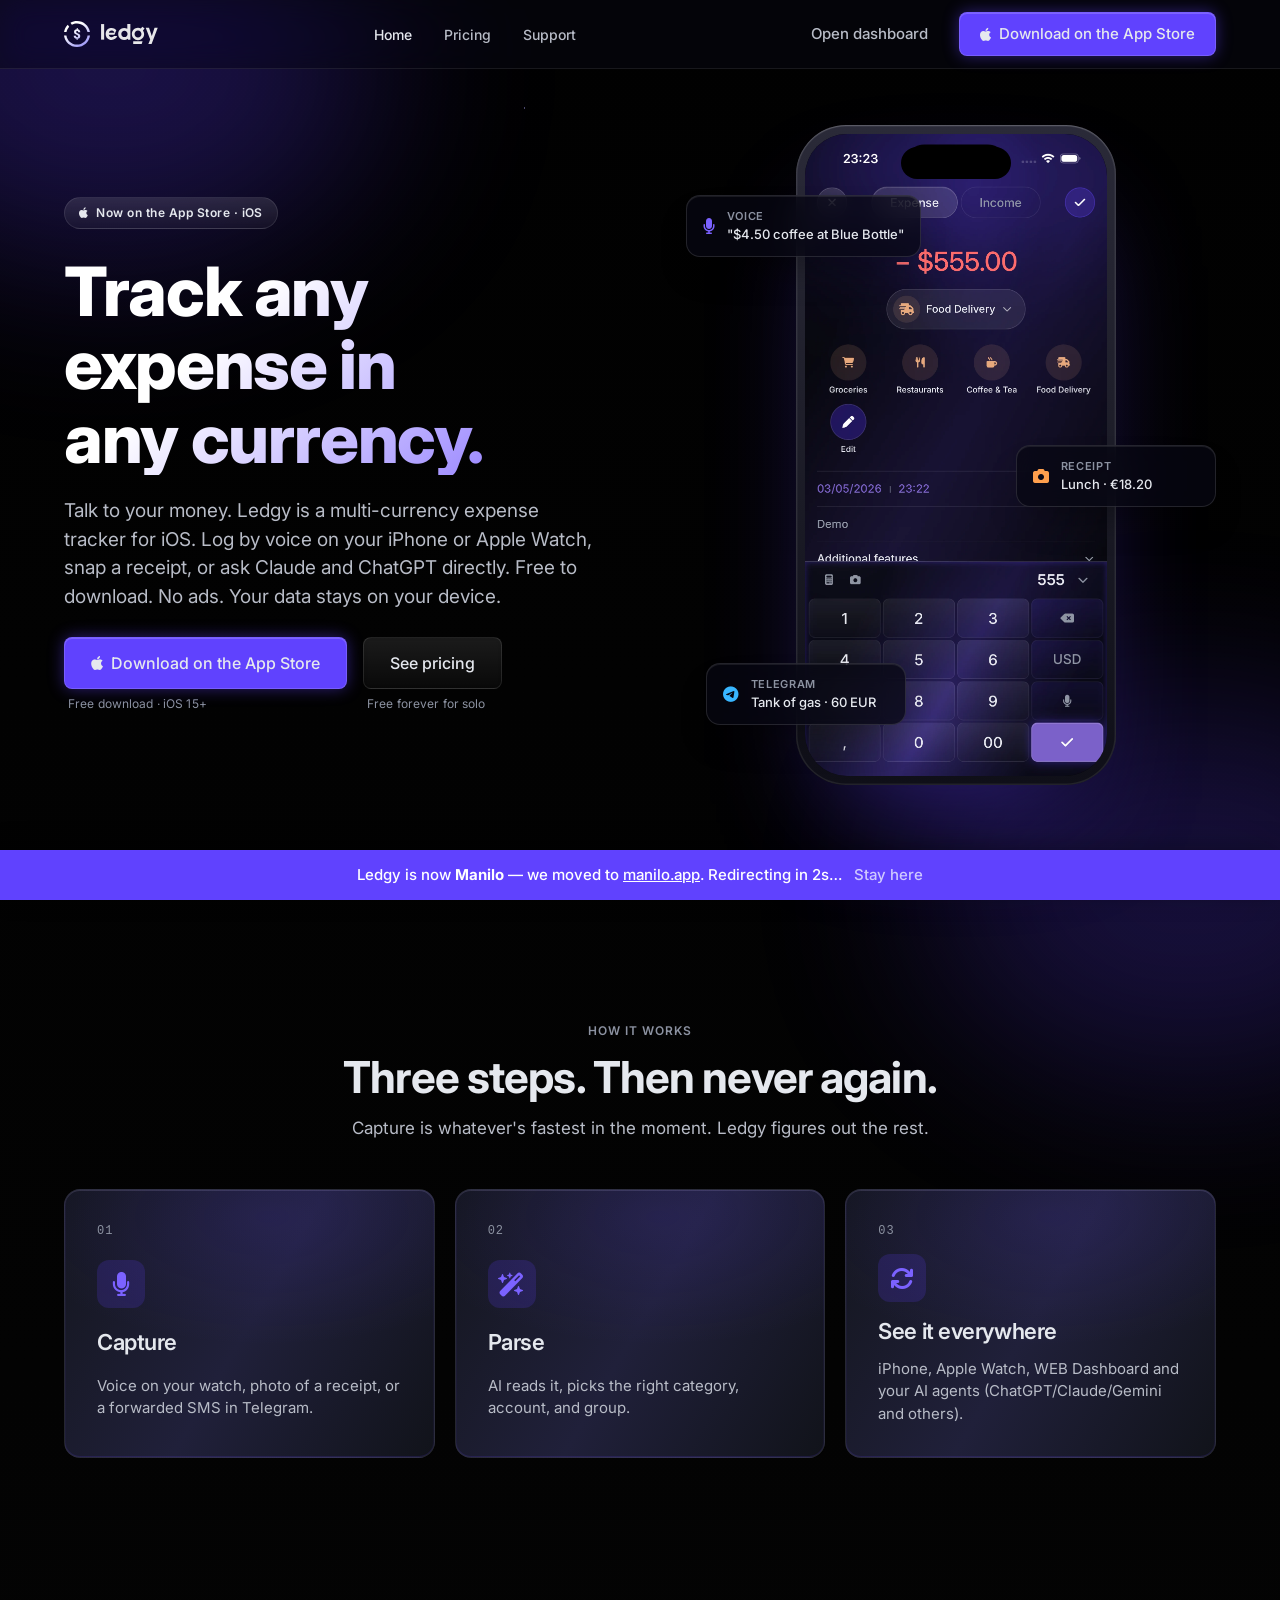
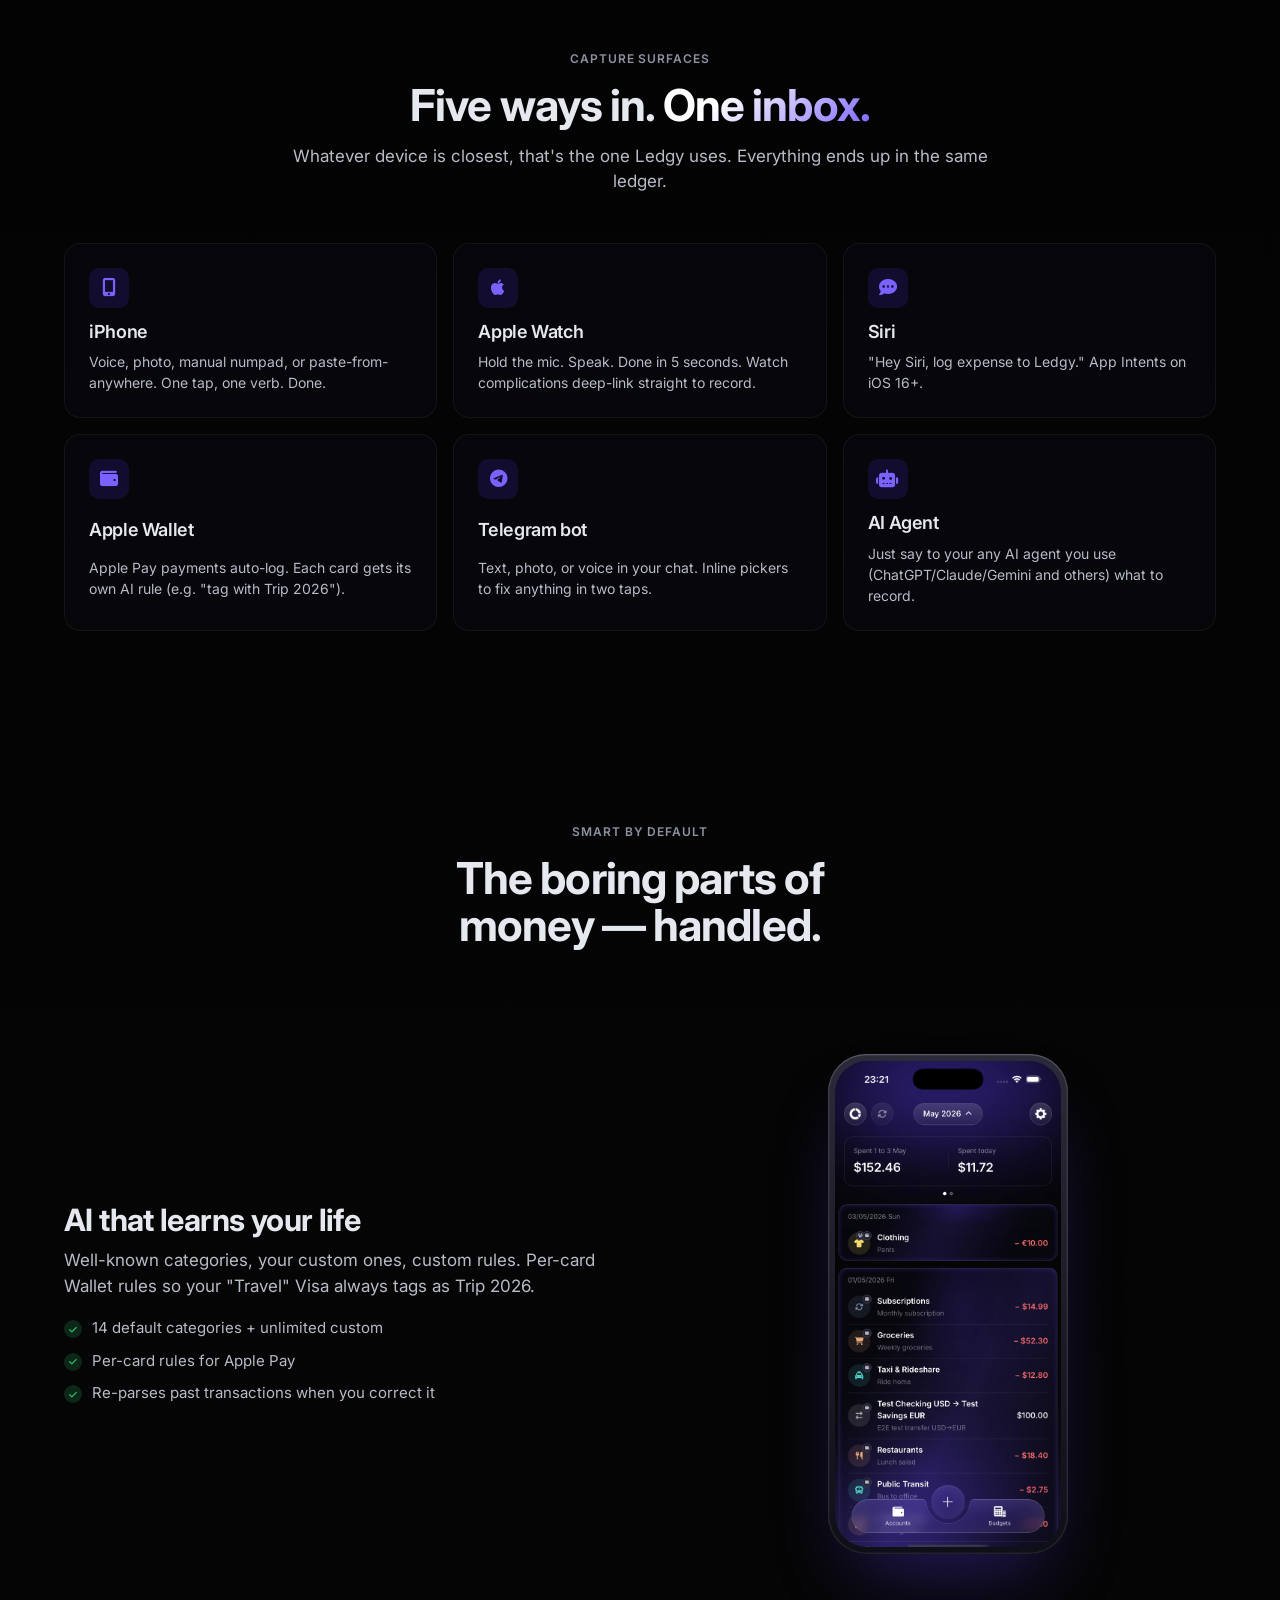
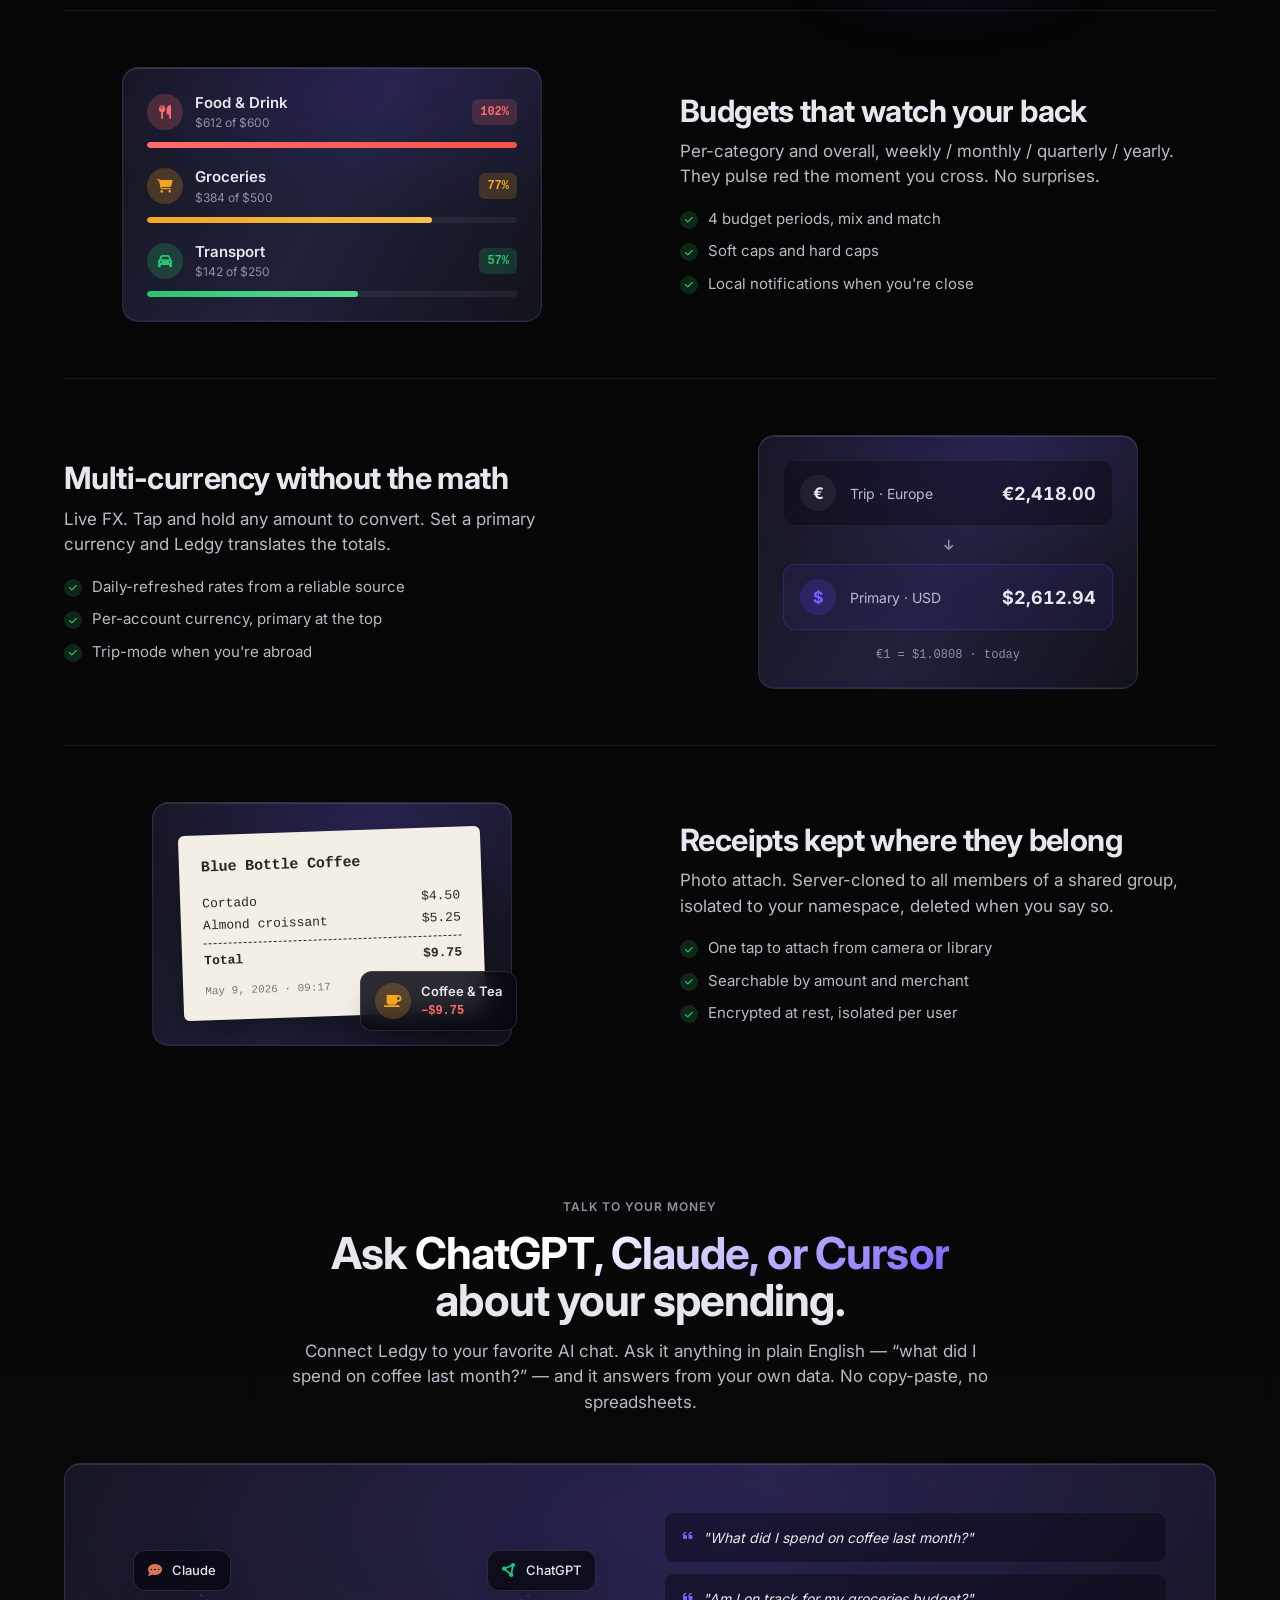
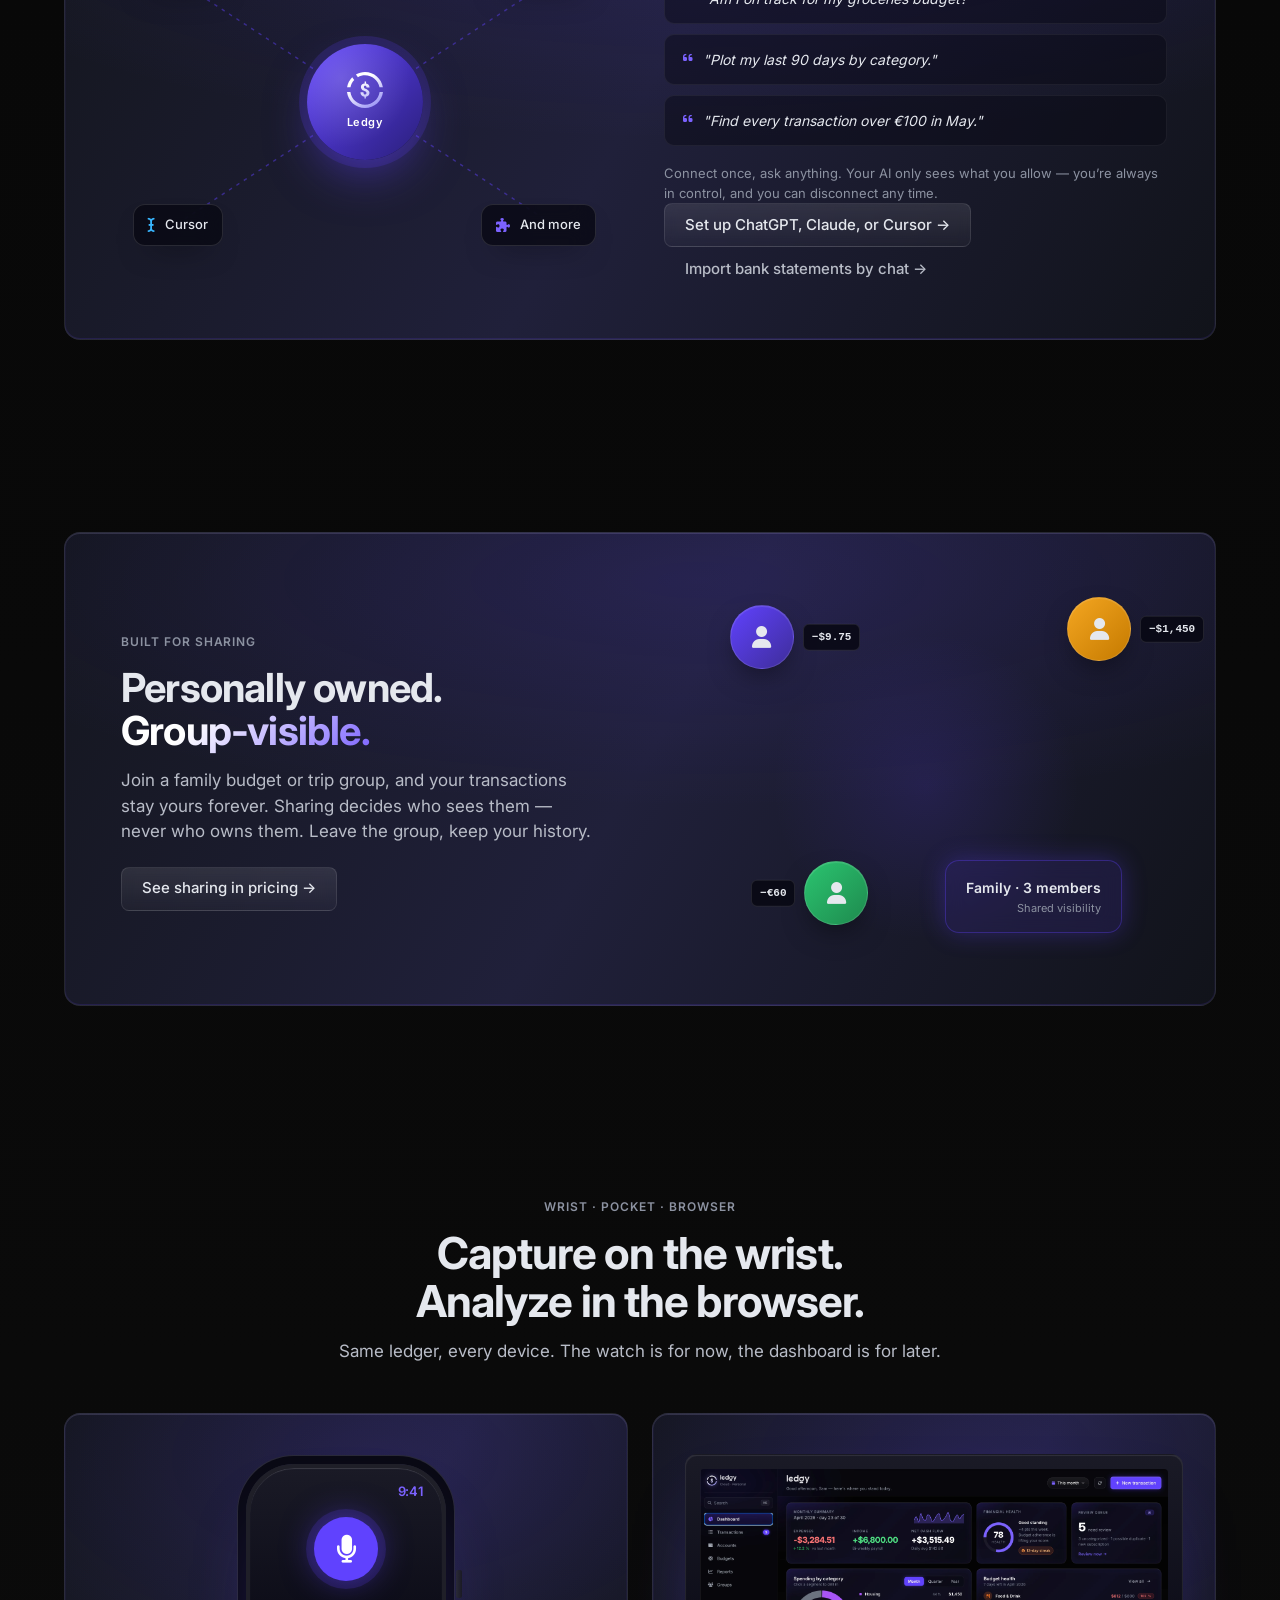
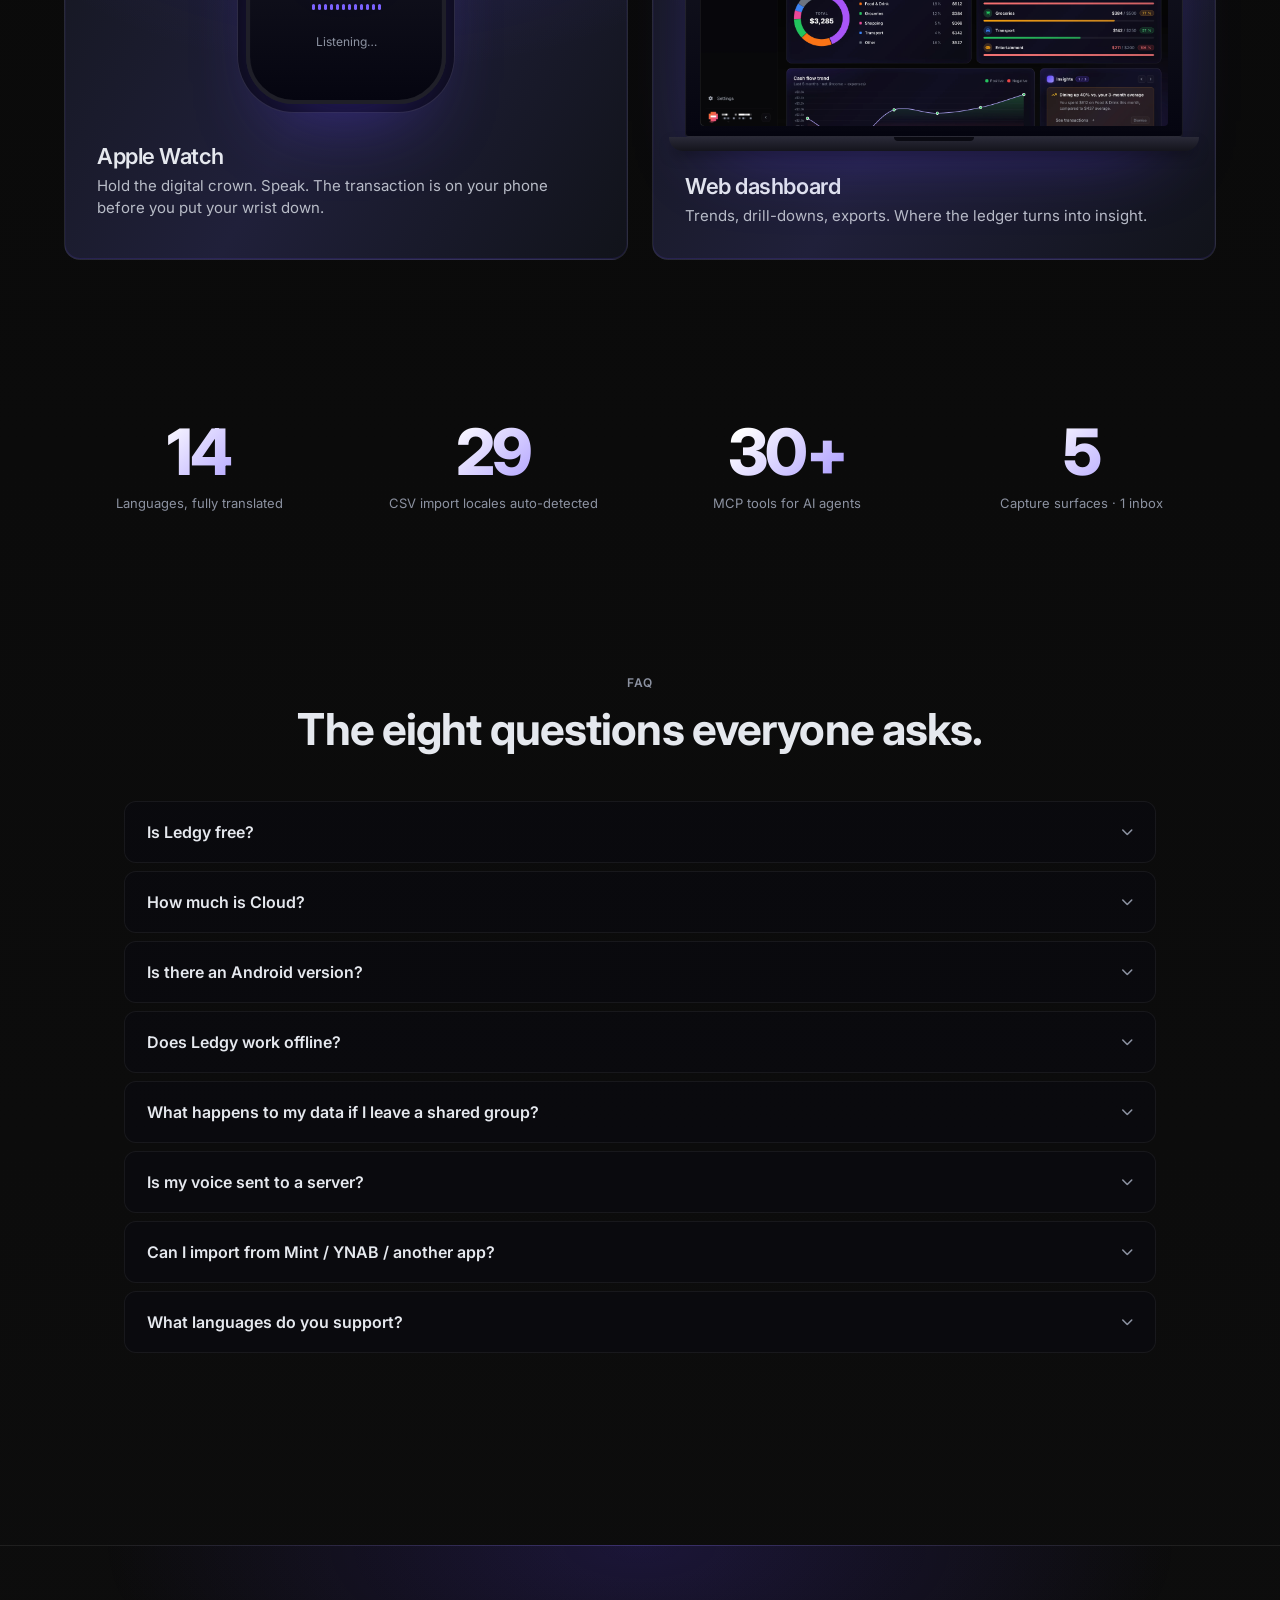
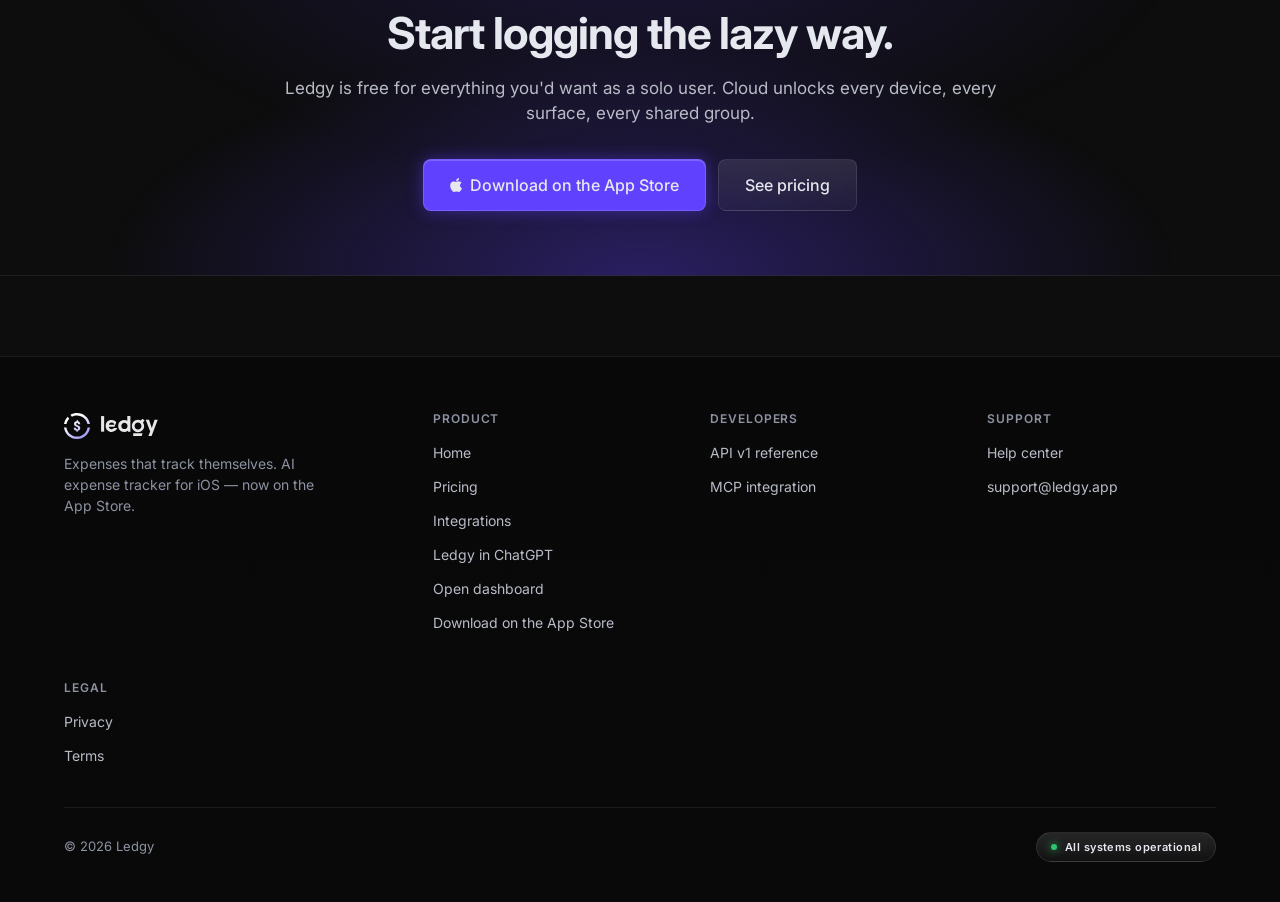
<file: index.html>
<!DOCTYPE html>
<html lang="en">
<head>
<meta charset="UTF-8">
<meta name="viewport" content="width=device-width, initial-scale=1.0">
<title>Ledgy — Multi-currency expense tracker with multi-currency support</title>
<meta name="description" content="Multi-currency expense tracker for iOS. Multi-currency, on-device speech, no ads. Talk to Ledgy from Claude, ChatGPT, and any AI assistant via MCP. Free on the App Store.">
<meta name="keywords" content="multi-currency expense tracker, multi currency expense, expense tracker no ads, mcp expense tracker, claude expense tracker, apple watch expense tracker, siri expense logger">
<link rel="canonical" href="https://ledgy.app/">
<link rel="alternate" hreflang="en" href="https://ledgy.app/">
<link rel="alternate" hreflang="x-default" href="https://ledgy.app/">
<meta name="apple-itunes-app" content="app-id=6761738170">
<meta name="theme-color" content="#0a0a14">
<meta property="og:site_name" content="Ledgy">
<meta property="og:title" content="Ledgy — Multi-currency expense tracker with multi-currency support">
<meta property="og:description" content="Track any expense in any currency. Free, no ads. Talk to Ledgy from Claude, ChatGPT, and any AI assistant via MCP.">
<meta property="og:image" content="https://ledgy.app/assets/og-image.png">
<meta property="og:image:width" content="1200">
<meta property="og:image:height" content="630">
<meta property="og:image:alt" content="Ledgy — multi-currency expense tracker for iOS">
<meta property="og:type" content="website">
<meta property="og:url" content="https://ledgy.app/">
<meta name="twitter:card" content="summary_large_image">
<meta name="twitter:title" content="Ledgy — Multi-currency expense tracker with multi-currency support">
<meta name="twitter:description" content="Track any expense in any currency. Free, no ads. Works with Claude, ChatGPT, and any AI via MCP.">
<meta name="twitter:image" content="https://ledgy.app/assets/og-image.png">
<link rel="icon" type="image/svg+xml" href="assets/ledgy-icon.svg">
<link rel="apple-touch-icon" href="assets/ledgy-icon.svg">
<link rel="stylesheet" href="https://cdnjs.cloudflare.com/ajax/libs/font-awesome/6.5.1/css/all.min.css" crossorigin="anonymous" referrerpolicy="no-referrer">
<link rel="stylesheet" href="assets/site.css">
<link rel="stylesheet" href="assets/home.css">
<script type="application/ld+json">
{
  "@context": "https://schema.org",
  "@type": "MobileApplication",
  "name": "Ledgy",
  "alternateName": "Ledgy: Expense Tracker & Budget",
  "operatingSystem": "iOS 15.0",
  "applicationCategory": "FinanceApplication",
  "applicationSubCategory": "BudgetingApplication",
  "description": "Multi-currency expense tracker with multi-currency support. Track any expense in any currency — via Siri, Apple Watch, or Action Button. Free, no ads. Optional Cloud sync unlocks AI receipt scanning, MCP integration with Claude, ChatGPT and other AI assistants, family sharing, web dashboard, and Telegram bot.",
  "downloadUrl": "https://apps.apple.com/app/id6761738170",
  "installUrl": "https://apps.apple.com/app/id6761738170",
  "url": "https://ledgy.app/",
  "softwareVersion": "1.0.1",
  "datePublished": "2026-05-19",
  "inLanguage": ["en", "de", "fr", "it", "pl", "uk", "es", "hi", "ja", "ko", "pt", "ru", "tr", "zh"],
  "screenshot": [
    "https://ledgy.app/assets/screens/ledgy-home.webp",
    "https://ledgy.app/assets/screens/ledgy-add.webp",
    "https://ledgy.app/assets/screens/ledgy-charts.webp",
    "https://ledgy.app/assets/screens/web-dash.webp"
  ],
  "featureList": [
    "Voice expense logging via Siri and Action Button",
    "Apple Watch expense logging",
    "Multi-currency accounts with live ECB FX rates",
    "AI receipt scanning and auto-categorization",
    "MCP server — connect Claude, ChatGPT, and any AI assistant",
    "On-device speech transcription — voice audio never leaves your phone",
    "Family and household shared accounts",
    "Offline-first with local SQLite database",
    "CSV and PDF export",
    "14 languages supported",
    "No ads, no data brokers, no tracking SDKs",
    "Telegram bot expense logging",
    "Apple Wallet auto-log for Apple Pay",
    "Web dashboard with trends and reports"
  ],
  "offers": {
    "@type": "Offer",
    "price": "0",
    "priceCurrency": "USD",
    "availability": "https://schema.org/InStock",
    "eligibleRegion": [
      { "@type": "Country", "name": "US" },
      { "@type": "Country", "name": "DE" },
      { "@type": "Country", "name": "GB" },
      { "@type": "Country", "name": "PL" },
      { "@type": "Country", "name": "UA" },
      { "@type": "Country", "name": "FR" },
      { "@type": "Country", "name": "IT" }
    ]
  },
  "publisher": {
    "@type": "Organization",
    "name": "Ledgy",
    "url": "https://ledgy.app/",
    "logo": {
      "@type": "ImageObject",
      "url": "https://ledgy.app/assets/ledgy-icon.svg"
    }
  },
  "author": {
    "@type": "Person",
    "name": "Borys Harholinskyi"
  }
}
</script>
<script type="application/ld+json">
{
  "@context": "https://schema.org",
  "@type": "Organization",
  "name": "Ledgy",
  "url": "https://ledgy.app/",
  "logo": {
    "@type": "ImageObject",
    "url": "https://ledgy.app/assets/ledgy-icon.svg",
    "width": 512,
    "height": 512
  },
  "foundingDate": "2026-05-19",
  "founder": {
    "@type": "Person",
    "name": "Borys Harholinskyi"
  },
  "contactPoint": {
    "@type": "ContactPoint",
    "contactType": "customer support",
    "email": "support@ledgy.app",
    "availableLanguage": ["English"]
  },
  "sameAs": [
    "https://apps.apple.com/app/id6761738170"
  ]
}
</script>
<script type="application/ld+json">
{
  "@context": "https://schema.org",
  "@type": "WebSite",
  "name": "Ledgy",
  "url": "https://ledgy.app/",
  "description": "Multi-currency expense tracker for iOS. Free, no ads.",
  "publisher": {
    "@type": "Organization",
    "name": "Ledgy",
    "url": "https://ledgy.app/"
  }
}
</script>
<script type="application/ld+json">
{
  "@context": "https://schema.org",
  "@type": "FAQPage",
  "url": "https://ledgy.app/",
  "mainEntity": [
    {
      "@type": "Question",
      "name": "Is Ledgy free?",
      "acceptedAnswer": {
        "@type": "Answer",
        "text": "Yes — every solo-tracking feature is free forever. Cloud unlocks multi-device sync, sharing, AI voice and photo intake, Siri, Apple Watch logging, Telegram bot, Apple Wallet automation, and the web dashboard."
      }
    },
    {
      "@type": "Question",
      "name": "How much is Cloud?",
      "acceptedAnswer": {
        "@type": "Answer",
        "text": "$5.99/month or $39.99/year (about $3.33/month). 7-day free trial. Cancel anytime."
      }
    },
    {
      "@type": "Question",
      "name": "Is there an Android version?",
      "acceptedAnswer": {
        "@type": "Answer",
        "text": "Not yet. Ledgy is iOS-only today. Android is on the roadmap — contact support@ledgy.app if you want to be notified."
      }
    },
    {
      "@type": "Question",
      "name": "Does Ledgy work offline?",
      "acceptedAnswer": {
        "@type": "Answer",
        "text": "Yes. Every screen reads from a local SQLite database on your phone. New transactions appear instantly; sync happens in the background when you are back online."
      }
    },
    {
      "@type": "Question",
      "name": "What happens to my data if I leave a shared group?",
      "acceptedAnswer": {
        "@type": "Answer",
        "text": "Nothing. Your transactions are personally owned — sharing only decides who sees them. Leave the group, keep your history."
      }
    },
    {
      "@type": "Question",
      "name": "Is my voice sent to a server?",
      "acceptedAnswer": {
        "@type": "Answer",
        "text": "No. Voice is transcribed on your device using Apple's on-device speech recognizer. Only the resulting text is sent to our AI for parsing."
      }
    },
    {
      "@type": "Question",
      "name": "Can I import from Mint, YNAB, or another app?",
      "acceptedAnswer": {
        "@type": "Answer",
        "text": "Yes. The CSV import wizard auto-detects column headers in 29 languages, currency symbols, and category aliases. Bring your full history."
      }
    },
    {
      "@type": "Question",
      "name": "What languages do you support?",
      "acceptedAnswer": {
        "@type": "Answer",
        "text": "14 fully translated locales: English, German, Spanish (Mexico), French, Hindi, Italian, Japanese, Korean, Polish, Portuguese (Brazil), Russian, Turkish, Ukrainian, and Simplified Chinese."
      }
    }
  ]
}
</script>
<script src="assets/analytics.js" defer></script>
</head>
<body data-screen-label="01 Home">
<a href="#main" class="skip-link">Skip to content</a>
<div class="starfield" aria-hidden="true"></div>

<!-- ===== Header ===== -->
<header class="site-header">
  <div class="container site-header__inner">
    <a href="index.html" class="brand-lockup" aria-label="Ledgy home">
      <img src="assets/ledgy-icon.svg" alt="" class="brand-icon">
      <img src="assets/ledgy-logo.svg" alt="Ledgy" class="brand-word">
    </a>
    <nav class="site-nav" aria-label="Primary">
      <a href="index.html" aria-current="page">Home</a>
      <a href="https://dashboard.ledgy.app/upgrade" target="_blank" rel="noopener noreferrer">Pricing</a>
      <a href="support.html">Support</a>
    </nav>
    <div class="site-header__cta">
      <a class="btn btn--ghost" href="https://dashboard.ledgy.app" target="_blank" rel="noopener noreferrer">Open dashboard</a>
      <a class="btn btn--primary" href="https://apps.apple.com/app/id6761738170" target="_blank" rel="noopener noreferrer" data-cta="Download on App Store" data-cta-position="header">
        <i class="fa-brands fa-apple" aria-hidden="true"></i>
        Download on the App Store
      </a>
    </div>
  </div>
</header>

<main id="main">

<!-- ===== Hero ===== -->
<section class="hero">
  <div class="container hero__inner">
    <div class="hero__copy">
      <span class="pill" aria-label="Now on the App Store. Available for iOS.">
        <i class="fa-brands fa-apple" aria-hidden="true"></i>
        Now on the App Store · iOS
      </span>
      <h1 class="gradient-text">Track any expense in any currency.</h1>
      <p class="hero__sub">Talk to your money. Ledgy is a multi-currency expense tracker for iOS. Log by voice on your iPhone or Apple Watch, snap a receipt, or ask Claude and ChatGPT directly. Free to download. No ads. Your data stays on your device.</p>
      <div class="hero__cta-row">
        <div class="hero__cta">
          <a class="btn btn--primary btn--lg" href="https://apps.apple.com/app/id6761738170" target="_blank" rel="noopener noreferrer" data-cta="Download on App Store" data-cta-position="hero">
            <i class="fa-brands fa-apple" aria-hidden="true"></i>
            Download on the App Store
          </a>
          <span class="hero__cta-meta">Free download · iOS 15+</span>
        </div>
        <div class="hero__cta">
          <a class="btn btn--secondary btn--lg" href="https://dashboard.ledgy.app/upgrade" target="_blank" rel="noopener noreferrer" data-cta="See pricing" data-cta-position="hero">See pricing</a>
          <span class="hero__cta-meta">Free forever for solo</span>
        </div>
      </div>
    </div>

    <div class="hero__visual" aria-hidden="false">
      <div class="hero__phone">
        <div class="hero__phone-frame">
          <div class="hero__phone-screen">
            <img src="assets/screens/ledgy-add.webp" alt="The Ledgy add-transaction screen with a $555 expense being voice-logged" loading="eager" width="394" height="852">
          </div>
          <div class="hero__phone-notch" aria-hidden="true"></div>
        </div>
        <!-- floating capture chips -->
        <div class="capture-chip capture-chip--mic">
          <i class="fa-solid fa-microphone" aria-hidden="true"></i>
          <div>
            <div class="capture-chip__label">Voice</div>
            <div class="capture-chip__line">"$4.50 coffee at Blue Bottle"</div>
          </div>
        </div>
        <div class="capture-chip capture-chip--receipt">
          <i class="fa-solid fa-camera" aria-hidden="true"></i>
          <div>
            <div class="capture-chip__label">Receipt</div>
            <div class="capture-chip__line">Lunch · €18.20</div>
          </div>
        </div>
        <div class="capture-chip capture-chip--telegram">
          <i class="fa-brands fa-telegram" aria-hidden="true"></i>
          <div>
            <div class="capture-chip__label">Telegram</div>
            <div class="capture-chip__line">Tank of gas · 60 EUR</div>
          </div>
        </div>
      </div>
    </div>
  </div>
</section>

<!-- ===== Trust strip ===== -->
<section class="trust container-narrow">
  <a class="trust__item trust__item--link" href="#faq-languages">
    <i class="fa-solid fa-globe" aria-hidden="true"></i>
    <span>Available in 14 languages</span>
  </a>
  <div class="trust__divider" aria-hidden="true"></div>
  <div class="trust__item">
    <i class="fa-solid fa-lock" aria-hidden="true"></i>
    <span>Offline-first. Your data on your device.</span>
  </div>
</section>

<!-- ===== How it works ===== -->
<section class="section how">
  <div class="container">
    <div class="section__head">
      <span class="t-eyebrow">How it works</span>
      <h2>Three steps. Then never again.</h2>
      <p>Capture is whatever's fastest in the moment. Ledgy figures out the rest.</p>
    </div>

    <div class="how__grid">
      <article class="glass how__card">
        <div class="how__step">01</div>
        <i class="fa-solid fa-microphone how__icon" aria-hidden="true"></i>
        <h3>Capture</h3>
        <p>Voice on your watch, photo of a receipt, or a forwarded SMS in Telegram.</p>
      </article>
      <article class="glass how__card">
        <div class="how__step">02</div>
        <i class="fa-solid fa-wand-magic-sparkles how__icon" aria-hidden="true"></i>
        <h3>Parse</h3>
        <p>AI reads it, picks the right category, account, and group.</p>
      </article>
      <article class="glass how__card">
        <div class="how__step">03</div>
        <i class="fa-solid fa-arrows-rotate how__icon" aria-hidden="true"></i>
        <h3>See it everywhere</h3>
        <p>iPhone, Apple Watch, WEB Dashboard and your AI agents (ChatGPT/Claude/Gemini and others).</p>
      </article>
    </div>
  </div>
</section>

<!-- ===== Capture surfaces ===== -->
<section class="section surfaces">
  <div class="container">
    <div class="section__head">
      <span class="t-eyebrow">Capture surfaces</span>
      <h2>Five ways in. <span class="gradient-text">One inbox.</span></h2>
      <p>Whatever device is closest, that's the one Ledgy uses. Everything ends up in the same ledger.</p>
    </div>

    <div class="surfaces__grid">
      <article class="glass-flat surface">
        <div class="surface__icon"><i class="fa-solid fa-mobile-screen-button" aria-hidden="true"></i></div>
        <h3>iPhone</h3>
        <p>Voice, photo, manual numpad, or paste-from-anywhere. One tap, one verb. Done.</p>
      </article>
      <article class="glass-flat surface">
        <div class="surface__icon surface__icon--watch"><i class="fa-brands fa-apple" aria-hidden="true"></i></div>
        <h3>Apple Watch</h3>
        <p>Hold the mic. Speak. Done in 5 seconds. Watch complications deep-link straight to record.</p>
      </article>
      <article class="glass-flat surface">
        <div class="surface__icon"><i class="fa-solid fa-comment-dots" aria-hidden="true"></i></div>
        <h3>Siri</h3>
        <p>"Hey Siri, log expense to Ledgy." App Intents on iOS 16+.</p>
      </article>
      <article class="glass-flat surface">
        <div class="surface__icon"><i class="fa-solid fa-wallet" aria-hidden="true"></i></div>
        <h3>Apple Wallet</h3>
        <p>Apple Pay payments auto-log. Each card gets its own AI rule (e.g. "tag with Trip 2026").</p>
      </article>
      <article class="glass-flat surface">
        <div class="surface__icon"><i class="fa-brands fa-telegram" aria-hidden="true"></i></div>
        <h3>Telegram bot</h3>
        <p>Text, photo, or voice in your chat. Inline pickers to fix anything in two taps.</p>
      </article>
      <article class="glass-flat surface">
        <div class="surface__icon"><i class="fa-solid fa-robot" aria-hidden="true"></i></div>
        <h3>AI Agent</h3>
        <p>Just say to your any AI agent you use (ChatGPT/Claude/Gemini and others) what to record.</p>
      </article>
    </div>
  </div>
</section>

<!-- ===== Smart by default — alternating rows ===== -->
<section class="section smart">
  <div class="container">
    <div class="section__head">
      <span class="t-eyebrow">Smart by default</span>
      <h2>The boring parts of money — handled.</h2>
    </div>

    <div class="row">
      <div class="row__copy">
        <h3>AI that learns your life</h3>
        <p>Well-known categories, your custom ones, custom rules. Per-card Wallet rules so your "Travel" Visa always tags as Trip 2026.</p>
        <ul class="checklist">
          <li><i class="fa-solid fa-check" aria-hidden="true"></i> 14 default categories + unlimited custom</li>
          <li><i class="fa-solid fa-check" aria-hidden="true"></i> Per-card rules for Apple Pay</li>
          <li><i class="fa-solid fa-check" aria-hidden="true"></i> Re-parses past transactions when you correct it</li>
        </ul>
      </div>
      <div class="row__visual">
        <div class="phone-frame phone-frame--small">
          <img src="assets/screens/ledgy-home.webp" alt="Ledgy transaction list categorized automatically" loading="lazy" width="394" height="852">
        </div>
      </div>
    </div>

    <div class="row row--reverse">
      <div class="row__copy">
        <h3>Budgets that watch your back</h3>
        <p>Per-category and overall, weekly / monthly / quarterly / yearly. They pulse red the moment you cross. No surprises.</p>
        <ul class="checklist">
          <li><i class="fa-solid fa-check" aria-hidden="true"></i> 4 budget periods, mix and match</li>
          <li><i class="fa-solid fa-check" aria-hidden="true"></i> Soft caps and hard caps</li>
          <li><i class="fa-solid fa-check" aria-hidden="true"></i> Local notifications when you're close</li>
        </ul>
      </div>
      <div class="row__visual">
        <div class="budget-mock glass">
          <div class="budget-mock__row">
            <div class="budget-mock__top">
              <div class="budget-mock__cat">
                <span class="cat-circle" style="--c: #FF6B6B;"><i class="fa-solid fa-utensils"></i></span>
                <div>
                  <div class="budget-mock__name">Food &amp; Drink</div>
                  <div class="budget-mock__sub">$612 of $600</div>
                </div>
              </div>
              <span class="budget-mock__pct budget-mock__pct--over">102%</span>
            </div>
            <div class="bar"><div class="bar__fill bar__fill--over" style="width:100%"></div></div>
          </div>

          <div class="budget-mock__row">
            <div class="budget-mock__top">
              <div class="budget-mock__cat">
                <span class="cat-circle" style="--c: #F4A621;"><i class="fa-solid fa-cart-shopping"></i></span>
                <div>
                  <div class="budget-mock__name">Groceries</div>
                  <div class="budget-mock__sub">$384 of $500</div>
                </div>
              </div>
              <span class="budget-mock__pct budget-mock__pct--warn">77%</span>
            </div>
            <div class="bar"><div class="bar__fill bar__fill--warn" style="width:77%"></div></div>
          </div>

          <div class="budget-mock__row">
            <div class="budget-mock__top">
              <div class="budget-mock__cat">
                <span class="cat-circle" style="--c: #2BC470;"><i class="fa-solid fa-car"></i></span>
                <div>
                  <div class="budget-mock__name">Transport</div>
                  <div class="budget-mock__sub">$142 of $250</div>
                </div>
              </div>
              <span class="budget-mock__pct budget-mock__pct--ok">57%</span>
            </div>
            <div class="bar"><div class="bar__fill bar__fill--ok" style="width:57%"></div></div>
          </div>
        </div>
      </div>
    </div>

    <div class="row">
      <div class="row__copy">
        <h3>Multi-currency without the math</h3>
        <p>Live FX. Tap and hold any amount to convert. Set a primary currency and Ledgy translates the totals.</p>
        <ul class="checklist">
          <li><i class="fa-solid fa-check" aria-hidden="true"></i> Daily-refreshed rates from a reliable source</li>
          <li><i class="fa-solid fa-check" aria-hidden="true"></i> Per-account currency, primary at the top</li>
          <li><i class="fa-solid fa-check" aria-hidden="true"></i> Trip-mode when you're abroad</li>
        </ul>
      </div>
      <div class="row__visual">
        <div class="fx-mock glass">
          <div class="fx-mock__row">
            <span class="fx-flag">€</span>
            <div class="fx-mock__name">Trip · Europe</div>
            <div class="fx-mock__amount">€2,418.00</div>
          </div>
          <div class="fx-mock__arrow"><i class="fa-solid fa-arrow-down" aria-hidden="true"></i></div>
          <div class="fx-mock__row fx-mock__row--primary">
            <span class="fx-flag fx-flag--primary">$</span>
            <div class="fx-mock__name">Primary · USD</div>
            <div class="fx-mock__amount">$2,612.94</div>
          </div>
          <div class="fx-mock__rate">€1 = $1.0808 · today</div>
        </div>
      </div>
    </div>

    <div class="row row--reverse">
      <div class="row__copy">
        <h3>Receipts kept where they belong</h3>
        <p>Photo attach. Server-cloned to all members of a shared group, isolated to your namespace, deleted when you say so.</p>
        <ul class="checklist">
          <li><i class="fa-solid fa-check" aria-hidden="true"></i> One tap to attach from camera or library</li>
          <li><i class="fa-solid fa-check" aria-hidden="true"></i> Searchable by amount and merchant</li>
          <li><i class="fa-solid fa-check" aria-hidden="true"></i> Encrypted at rest, isolated per user</li>
        </ul>
      </div>
      <div class="row__visual">
        <div class="receipt-mock glass">
          <div class="receipt-mock__paper">
            <div class="receipt-mock__store">Blue Bottle Coffee</div>
            <div class="receipt-mock__line"><span>Cortado</span><span>$4.50</span></div>
            <div class="receipt-mock__line"><span>Almond croissant</span><span>$5.25</span></div>
            <div class="receipt-mock__line receipt-mock__line--total"><span>Total</span><span>$9.75</span></div>
            <div class="receipt-mock__date">May 9, 2026 · 09:17</div>
          </div>
          <div class="receipt-mock__tag">
            <span class="cat-circle" style="--c: #F4A621;"><i class="fa-solid fa-mug-saucer"></i></span>
            <div>
              <div class="receipt-mock__cat">Coffee &amp; Tea</div>
              <div class="receipt-mock__amount">−$9.75</div>
            </div>
          </div>
        </div>
      </div>
    </div>
  </div>
</section>

<!-- ===== MCP ===== -->
<section class="section mcp">
  <div class="container">
    <div class="section__head">
      <span class="t-eyebrow">Talk to your money</span>
      <h2>Ask <span class="gradient-text">ChatGPT, Claude, or Cursor</span><br>about your spending.</h2>
      <p>Connect Ledgy to your favorite AI chat. Ask it anything in plain English — “what did I spend on coffee last month?” — and it answers from your own data. No copy-paste, no spreadsheets.</p>
    </div>

    <div class="mcp__inner glass">
      <div class="mcp__viz" aria-hidden="true">
        <div class="mcp__hub">
          <img src="assets/ledgy-icon.svg" alt="">
          <span>Ledgy</span>
        </div>
        <div class="mcp__client mcp__client--claude">
          <i class="fa-solid fa-comment-dots"></i>
          <span>Claude</span>
        </div>
        <div class="mcp__client mcp__client--gpt">
          <i class="fa-solid fa-circle-nodes"></i>
          <span>ChatGPT</span>
        </div>
        <div class="mcp__client mcp__client--cursor">
          <i class="fa-solid fa-i-cursor"></i>
          <span>Cursor</span>
        </div>
        <div class="mcp__client mcp__client--other">
          <i class="fa-solid fa-puzzle-piece"></i>
          <span>And more</span>
        </div>
        <svg class="mcp__lines" viewBox="0 0 600 360" preserveAspectRatio="none">
          <line x1="300" y1="180" x2="80" y2="60"></line>
          <line x1="300" y1="180" x2="520" y2="60"></line>
          <line x1="300" y1="180" x2="80" y2="300"></line>
          <line x1="300" y1="180" x2="520" y2="300"></line>
        </svg>
      </div>

      <div class="mcp__copy">
        <ul class="mcp__prompts">
          <li><i class="fa-solid fa-quote-left"></i> "What did I spend on coffee last month?"</li>
          <li><i class="fa-solid fa-quote-left"></i> "Am I on track for my groceries budget?"</li>
          <li><i class="fa-solid fa-quote-left"></i> "Plot my last 90 days by category."</li>
          <li><i class="fa-solid fa-quote-left"></i> "Find every transaction over €100 in May."</li>
        </ul>
        <p class="mcp__note">Connect once, ask anything. Your AI only sees what you allow — you’re always in control, and you can disconnect any time.</p>
        <a class="btn btn--secondary" href="integrations.html" data-cta="Set up your assistant" data-cta-position="mcp">Set up ChatGPT, Claude, or Cursor →</a>
        <a class="btn btn--ghost" href="chatgpt.html" data-cta="Open ChatGPT page" data-cta-position="mcp">Import bank statements by chat →</a>
      </div>
    </div>
  </div>
</section>

<!-- ===== Built for sharing ===== -->
<section class="section sharing">
  <div class="container">
    <div class="sharing__inner glass">
      <div class="sharing__copy">
        <span class="t-eyebrow">Built for sharing</span>
        <h2>Personally owned. <br><span class="gradient-text">Group-visible.</span></h2>
        <p>Join a family budget or trip group, and your transactions stay yours forever. Sharing decides who sees them — never who owns them. Leave the group, keep your history.</p>
        <a class="btn btn--secondary" href="https://dashboard.ledgy.app/upgrade" target="_blank" rel="noopener noreferrer" data-cta="See sharing in pricing" data-cta-position="sharing">See sharing in pricing →</a>
      </div>
      <div class="sharing__diagram" aria-hidden="true">
        <div class="avatar-cluster">
          <div class="avatar avatar--a">
            <i class="fa-solid fa-user"></i>
            <span class="avatar__chip avatar__chip--coffee">−$9.75</span>
          </div>
          <div class="avatar avatar--b">
            <i class="fa-solid fa-user"></i>
            <span class="avatar__chip avatar__chip--rent">−$1,450</span>
          </div>
          <div class="avatar avatar--c">
            <i class="fa-solid fa-user"></i>
            <span class="avatar__chip avatar__chip--gas">−€60</span>
          </div>
          <div class="group-node">
            <div class="group-node__title">Family · 3 members</div>
            <div class="group-node__sub">Shared visibility</div>
          </div>
        </div>
      </div>
    </div>
  </div>
</section>

<!-- ===== Made for the way you live ===== -->
<section class="section devices">
  <div class="container">
    <div class="section__head">
      <span class="t-eyebrow">Wrist · Pocket · Browser</span>
      <h2>Capture on the wrist. Analyze in the browser.</h2>
      <p>Same ledger, every device. The watch is for now, the dashboard is for later.</p>
    </div>

    <div class="devices__grid">
      <div class="devices__card glass">
        <div class="watch-frame" aria-hidden="true">
          <div class="watch-frame__screen">
            <div class="watch-time">9:41</div>
            <div class="watch-mic">
              <i class="fa-solid fa-microphone"></i>
            </div>
            <div class="watch-wave">
              <span></span><span></span><span></span><span></span><span></span><span></span><span></span><span></span><span></span><span></span><span></span><span></span>
            </div>
            <div class="watch-prompt">Listening…</div>
          </div>
          <div class="watch-crown" aria-hidden="true"></div>
        </div>
        <div class="devices__caption">
          <h3>Apple Watch</h3>
          <p>Hold the digital crown. Speak. The transaction is on your phone before you put your wrist down.</p>
        </div>
      </div>

      <div class="devices__card glass">
        <div class="laptop-frame" aria-hidden="true">
          <div class="laptop-frame__screen">
            <img src="assets/screens/web-dash.webp" alt="The Ledgy web dashboard showing monthly summary, spend by category, and budgets" loading="lazy">
          </div>
          <div class="laptop-frame__base"></div>
        </div>
        <div class="devices__caption">
          <h3>Web dashboard</h3>
          <p>Trends, drill-downs, exports. Where the ledger turns into insight.</p>
        </div>
      </div>
    </div>
  </div>
</section>

<!-- ===== Numbers strip ===== -->
<section class="section--tight numbers">
  <div class="container">
    <div class="numbers__grid">
      <div class="numbers__item">
        <div class="numbers__big">14</div>
        <div class="numbers__label">Languages, fully translated</div>
      </div>
      <div class="numbers__item">
        <div class="numbers__big">29</div>
        <div class="numbers__label">CSV import locales auto-detected</div>
      </div>
      <div class="numbers__item">
        <div class="numbers__big">30+</div>
        <div class="numbers__label">MCP tools for AI agents</div>
      </div>
      <div class="numbers__item">
        <div class="numbers__big">5</div>
        <div class="numbers__label">Capture surfaces · 1 inbox</div>
      </div>
    </div>
  </div>
</section>

<!-- ===== FAQ ===== -->
<section class="section faq">
  <div class="container container-narrow">
    <div class="section__head">
      <span class="t-eyebrow">FAQ</span>
      <h2>The eight questions everyone asks.</h2>
    </div>

    <div class="faq__list">
      <details class="faq__item">
        <summary><span>Is Ledgy free?</span><i class="fa-solid fa-chevron-down" aria-hidden="true"></i></summary>
        <div class="faq__body"><p>Yes — every solo-tracking feature is free forever. Cloud unlocks multi-device sync, sharing, AI voice/photo intake, Siri, Apple Watch logging, Telegram bot, Apple Wallet automation, and the web dashboard.</p></div>
      </details>
      <details class="faq__item">
        <summary><span>How much is Cloud?</span><i class="fa-solid fa-chevron-down" aria-hidden="true"></i></summary>
        <div class="faq__body"><p>$5.99/month or $39.99/year (~$3.33/mo). 7-day free trial. Cancel anytime.</p></div>
      </details>
      <details class="faq__item">
        <summary><span>Is there an Android version?</span><i class="fa-solid fa-chevron-down" aria-hidden="true"></i></summary>
        <div class="faq__body"><p>Not yet. Ledgy is iOS-only today. Android is on the roadmap — drop us a line if you want to be notified.</p></div>
      </details>
      <details class="faq__item">
        <summary><span>Does Ledgy work offline?</span><i class="fa-solid fa-chevron-down" aria-hidden="true"></i></summary>
        <div class="faq__body"><p>Yes. Every screen reads from a local SQLite database on your phone. New transactions appear instantly; sync happens in the background when you're back online.</p></div>
      </details>
      <details class="faq__item">
        <summary><span>What happens to my data if I leave a shared group?</span><i class="fa-solid fa-chevron-down" aria-hidden="true"></i></summary>
        <div class="faq__body"><p>Nothing. Your transactions are personally owned — sharing only decides who sees them. Leave the group, keep your history.</p></div>
      </details>
      <details class="faq__item">
        <summary><span>Is my voice sent to a server?</span><i class="fa-solid fa-chevron-down" aria-hidden="true"></i></summary>
        <div class="faq__body"><p>No. Voice is transcribed on your device using Apple's on-device speech recognizer. Only the resulting text is sent to our AI for parsing.</p></div>
      </details>
      <details class="faq__item">
        <summary><span>Can I import from Mint / YNAB / another app?</span><i class="fa-solid fa-chevron-down" aria-hidden="true"></i></summary>
        <div class="faq__body"><p>Yes. The CSV import wizard auto-detects column headers in 29 languages, currency symbols, and category aliases. Bring your full history.</p></div>
      </details>
      <details class="faq__item" id="faq-languages">
        <summary><span>What languages do you support?</span><i class="fa-solid fa-chevron-down" aria-hidden="true"></i></summary>
        <div class="faq__body"><p>14 fully translated locales: English, German, Spanish (Mexico), French, Hindi, Italian, Japanese, Korean, Polish, Portuguese (Brazil), Russian, Turkish, Ukrainian, and Simplified Chinese.</p></div>
      </details>
    </div>
  </div>
</section>

<!-- ===== Final CTA band ===== -->
<section class="cta-band">
  <div class="cta-band__inner">
    <h2>Start logging the lazy way.</h2>
    <p>Ledgy is free for everything you'd want as a solo user. Cloud unlocks every device, every surface, every shared group.</p>
    <div class="cta-band__buttons">
      <a class="btn btn--primary btn--lg" href="https://apps.apple.com/app/id6761738170" target="_blank" rel="noopener noreferrer" data-cta="Download on App Store" data-cta-position="footer-cta">
        <i class="fa-brands fa-apple" aria-hidden="true"></i>
        Download on the App Store
      </a>
      <a class="btn btn--secondary btn--lg" href="https://dashboard.ledgy.app/upgrade" target="_blank" rel="noopener noreferrer" data-cta="See pricing" data-cta-position="footer-cta">See pricing</a>
    </div>
  </div>
</section>

</main>

<!-- ===== Footer ===== -->
<footer class="site-footer">
  <div class="container">
    <div class="site-footer__grid">
      <div>
        <a href="index.html" class="brand-lockup" style="margin-bottom: 14px;">
          <img src="assets/ledgy-icon.svg" alt="" class="brand-icon">
          <img src="assets/ledgy-logo.svg" alt="Ledgy" class="brand-word">
        </a>
        <p class="site-footer__about">Expenses that track themselves. AI expense tracker for iOS — now on the App Store.</p>
      </div>
      <div>
        <h4>Product</h4>
        <ul>
          <li><a href="index.html">Home</a></li>
          <li><a href="https://dashboard.ledgy.app/upgrade" target="_blank" rel="noopener noreferrer">Pricing</a></li>
          <li><a href="integrations.html">Integrations</a></li>
          <li><a href="chatgpt.html">Ledgy in ChatGPT</a></li>
          <li><a href="https://dashboard.ledgy.app" target="_blank" rel="noopener noreferrer">Open dashboard</a></li>
          <li><a href="https://apps.apple.com/app/id6761738170" target="_blank" rel="noopener noreferrer">Download on the App Store</a></li>
        </ul>
      </div>
      <div>
        <h4>Developers</h4>
        <ul>
          <li><a href="api-v1.html">API v1 reference</a></li>
          <li><a href="integrations.html">MCP integration</a></li>
        </ul>
      </div>
      <div>
        <h4>Support</h4>
        <ul>
          <li><a href="support.html">Help center</a></li>
          <li><a href="mailto:support@ledgy.app">support@ledgy.app</a></li>
        </ul>
      </div>
      <div>
        <h4>Legal</h4>
        <ul>
          <li><a href="privacy.html">Privacy</a></li>
          <li><a href="terms.html">Terms</a></li>
        </ul>
      </div>
    </div>
    <div class="site-footer__legal">
      <span>© 2026 Ledgy</span>
      <div class="site-footer__legal-links">
        <span class="pill pill--success" style="font-size:11px;"><span class="dot"></span> All systems operational</span>
      </div>
    </div>
  </div>
</footer>

<script src="assets/site.js" defer></script>
<div id="moved-note" style="position:fixed;left:0;right:0;bottom:0;z-index:99999;background:#6042FE;color:#fff;font:500 15px/1.5 Inter,system-ui,sans-serif;padding:14px 20px;text-align:center;box-shadow:0 -4px 24px rgba(0,0,0,.25)">
  Ledgy is now <strong>Manilo</strong> — we moved to <a href="https://manilo.app" style="color:#fff;text-decoration:underline">manilo.app</a>. Redirecting in <span id="moved-count">5</span>s… <a href="#" onclick="clearInterval(window.__mv);document.getElementById('moved-note').remove();return false" style="color:#cfc9ff;margin-left:8px">Stay here</a>
</div>
<script>
(function(){var n=5,c=document.getElementById('moved-count');
window.__mv=setInterval(function(){n--;if(c)c.textContent=n;
if(n<=0){clearInterval(window.__mv);location.replace('https://manilo.app'+location.pathname+location.search+location.hash);}},1000);})();
</script>
</body>
</html>
</file>
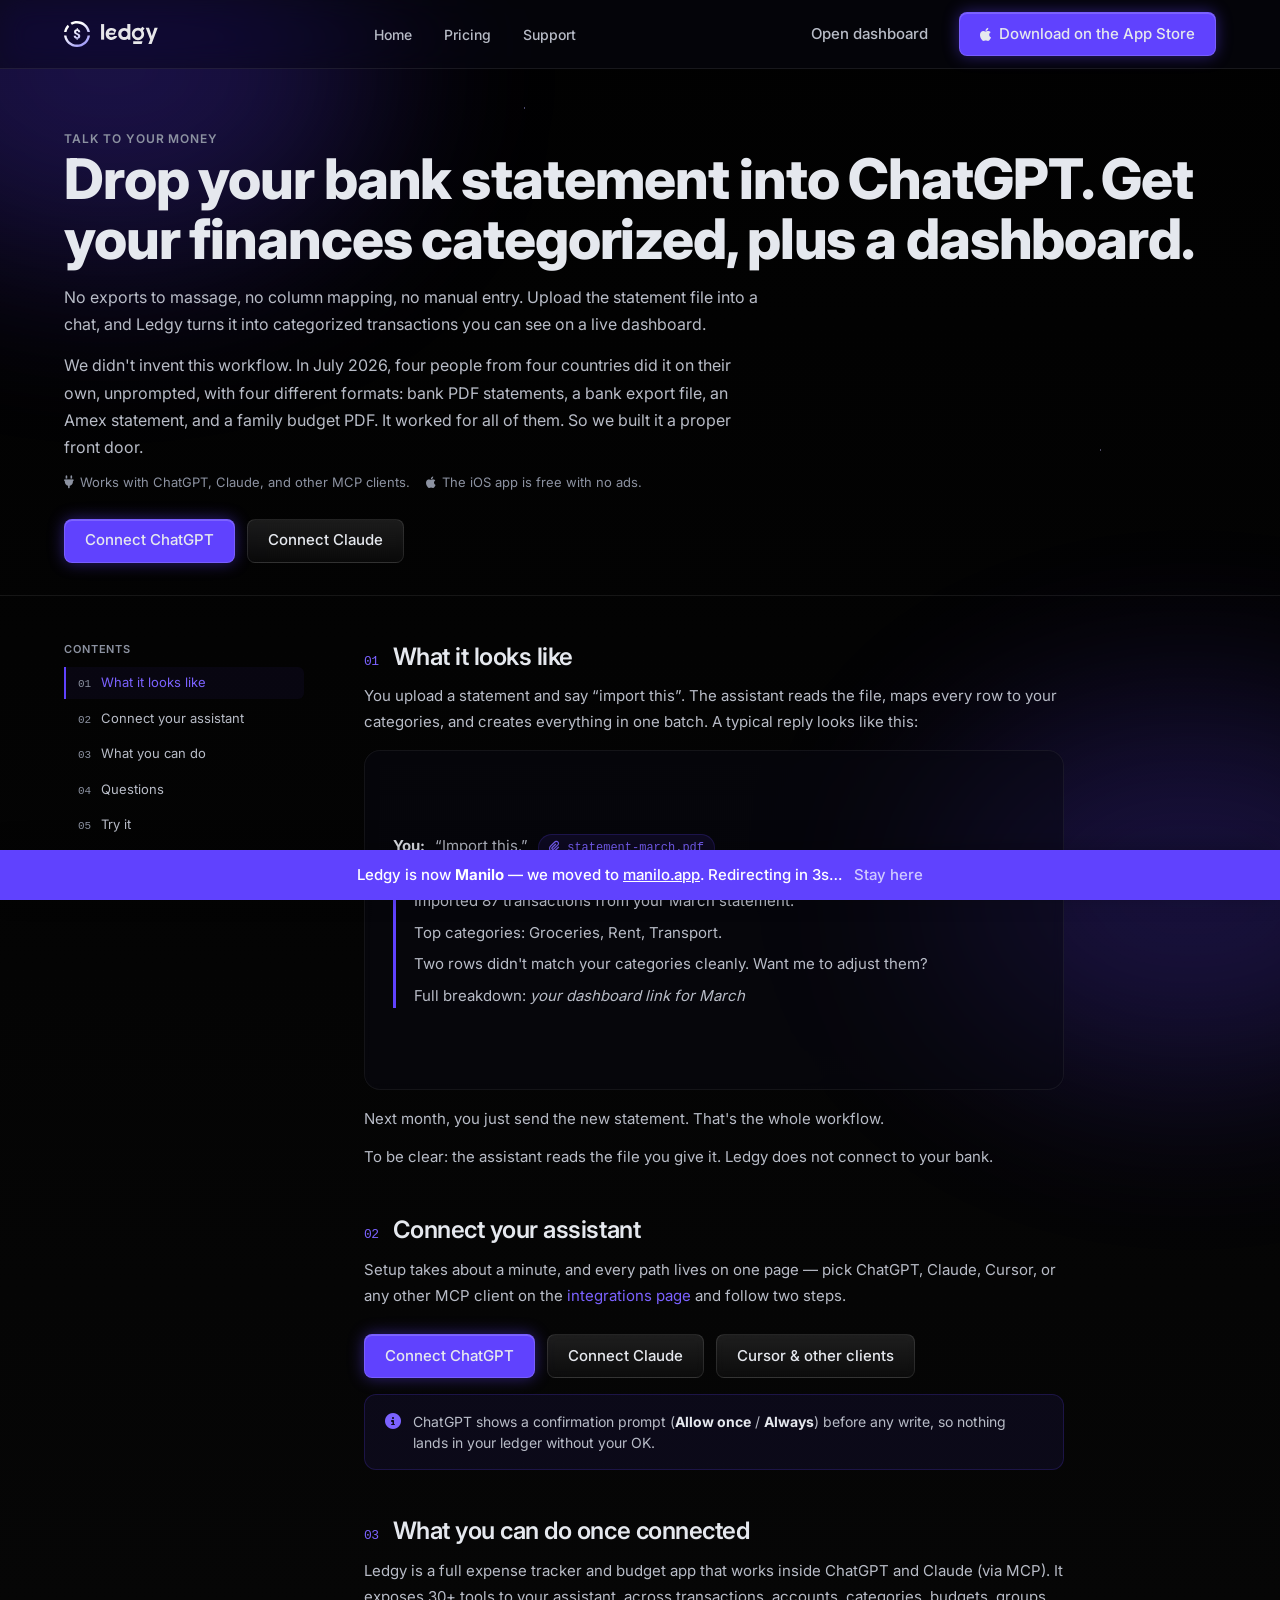
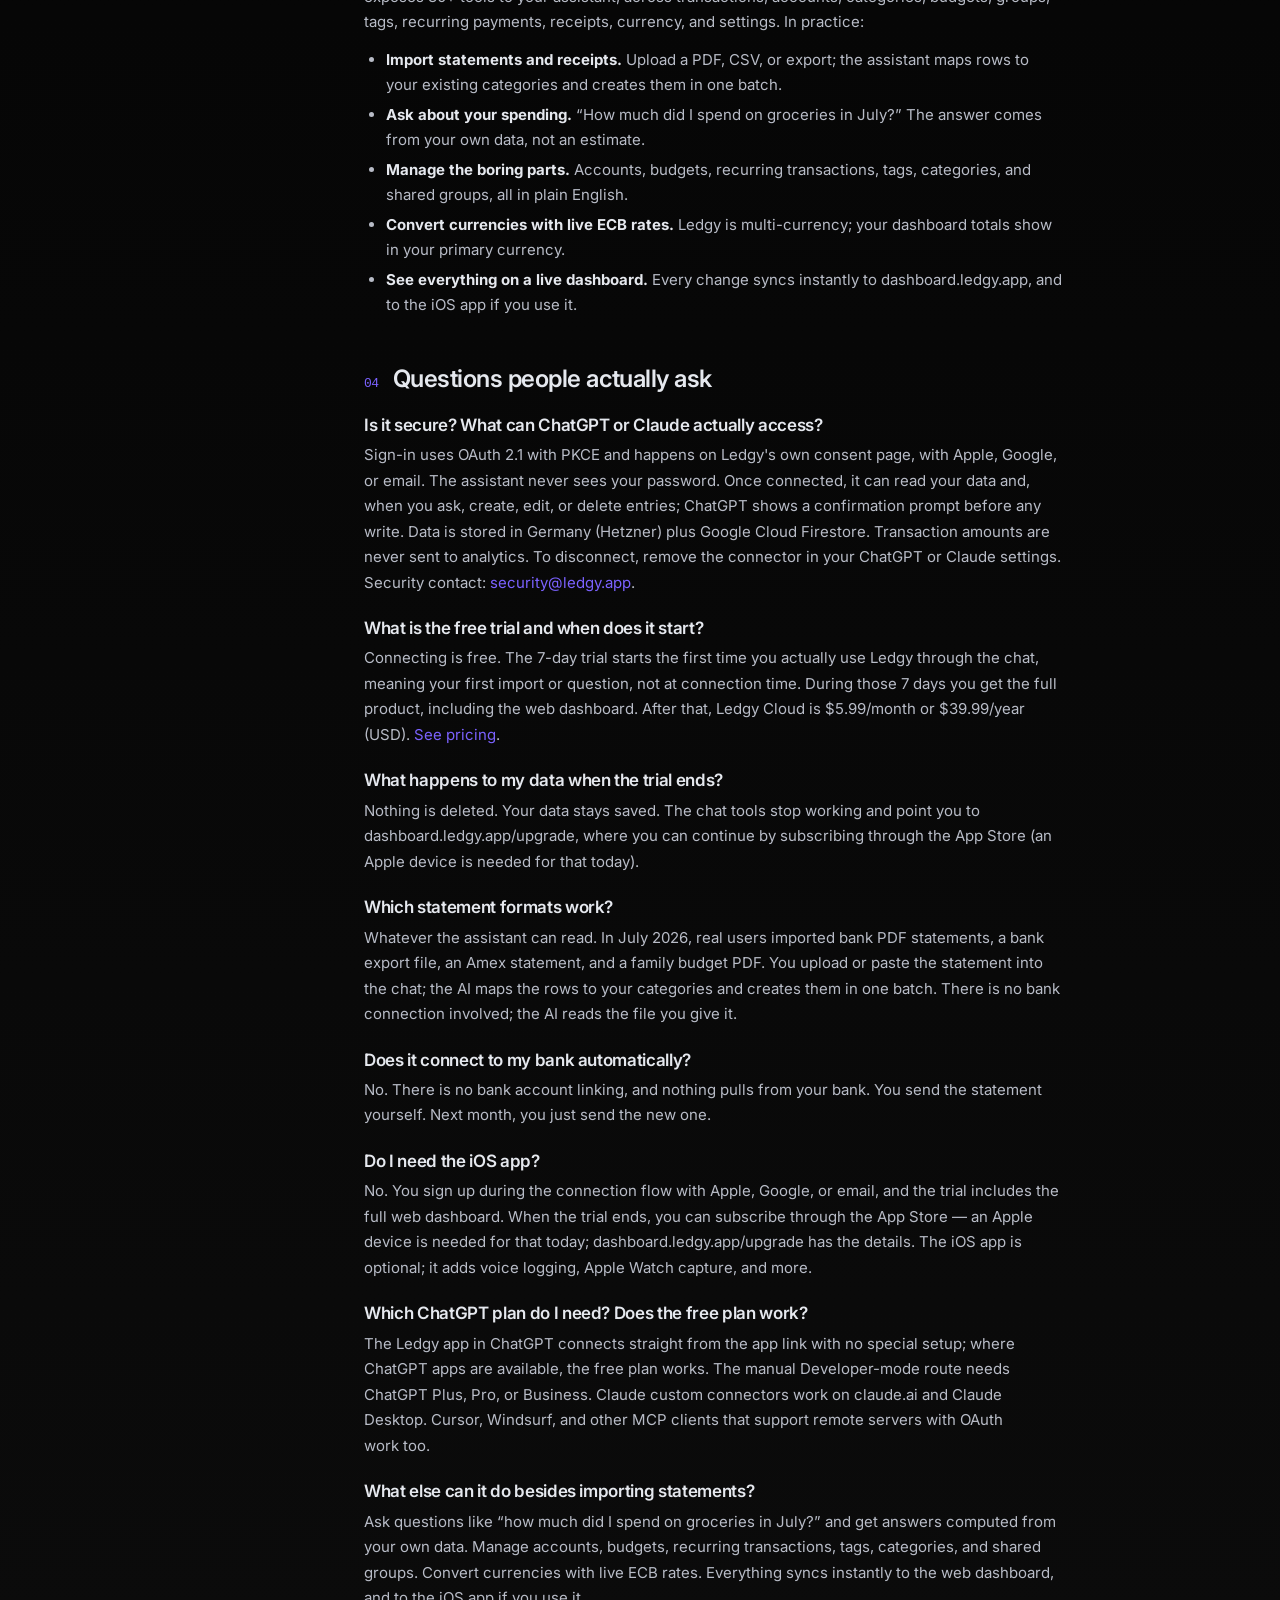
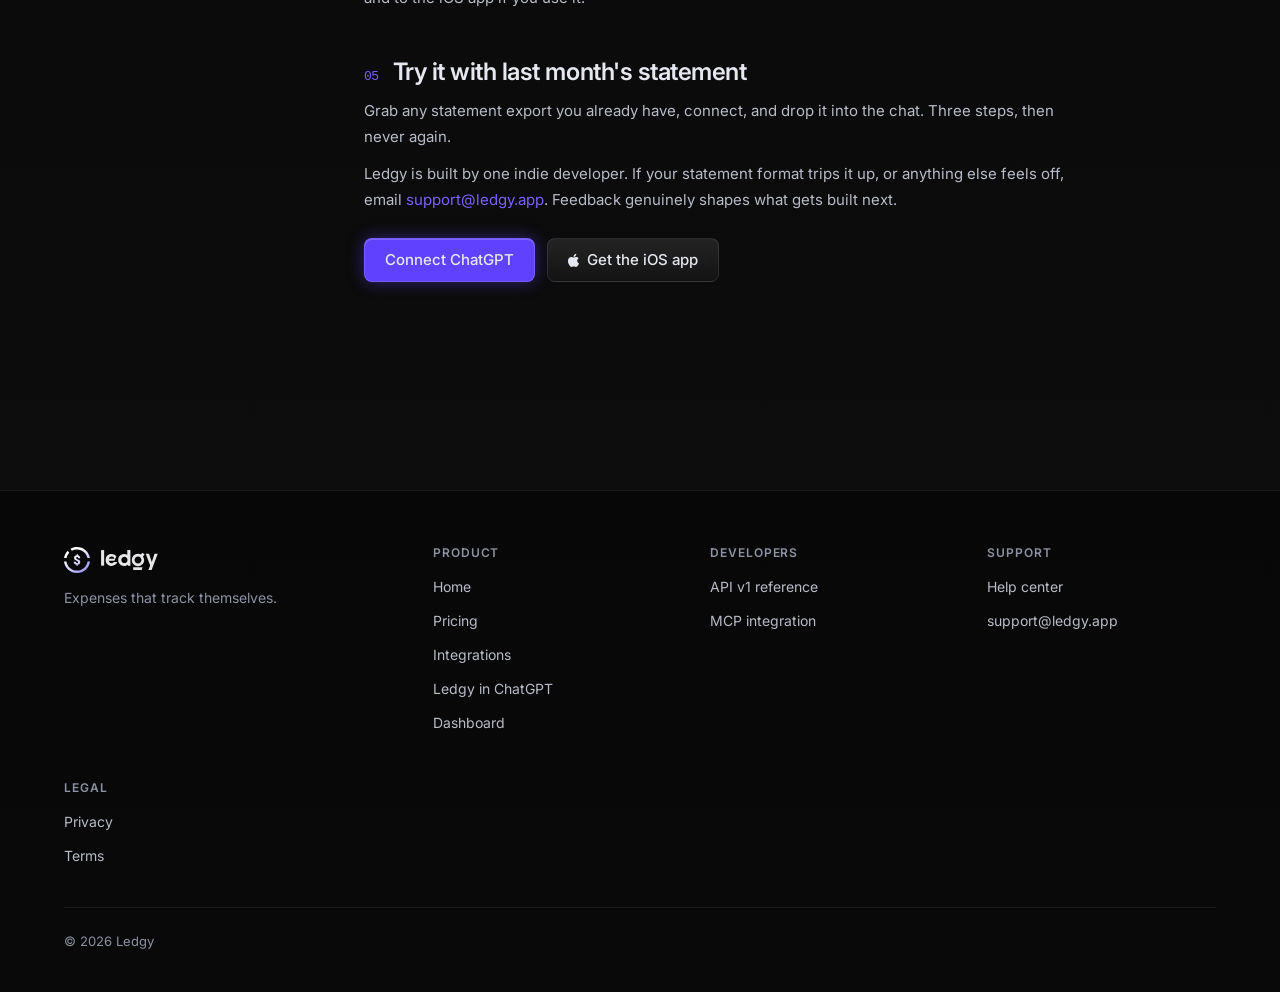
<file: chatgpt.html>
<!DOCTYPE html>
<html lang="en">
<head>
<meta charset="UTF-8">
<meta name="viewport" content="width=device-width, initial-scale=1.0">
<title>ChatGPT Expense Tracker: Import Bank Statements | Ledgy</title>
<meta name="description" content="Drop a bank statement into ChatGPT or Claude and get categorized expenses plus a live dashboard. Connect Ledgy in three steps. 7-day free trial, no ads.">
<meta name="keywords" content="chatgpt expense tracker, import bank statement chatgpt, claude expense tracker, ai bank statement import, categorize bank statement ai, chatgpt personal finance, mcp expense tracker">
<link rel="canonical" href="https://ledgy.app/chatgpt">
<link rel="alternate" hreflang="en" href="https://ledgy.app/chatgpt">
<link rel="alternate" hreflang="x-default" href="https://ledgy.app/chatgpt">
<meta name="apple-itunes-app" content="app-id=6761738170">
<meta name="theme-color" content="#0a0a14">
<meta property="og:site_name" content="Ledgy">
<meta property="og:title" content="Ledgy + ChatGPT: import bank statements by chat">
<meta property="og:description" content="Upload a statement into ChatGPT or Claude. Ledgy turns it into categorized expenses and a live dashboard. Free iOS app, no ads. 7-day free trial for the AI connection.">
<meta property="og:image" content="https://ledgy.app/assets/og-image.png">
<meta property="og:image:width" content="1200">
<meta property="og:image:height" content="630">
<meta property="og:type" content="article">
<meta property="og:url" content="https://ledgy.app/chatgpt">
<meta name="twitter:card" content="summary_large_image">
<meta name="twitter:title" content="Ledgy + ChatGPT: import bank statements by chat">
<meta name="twitter:description" content="Upload a statement into ChatGPT or Claude. Ledgy turns it into categorized expenses and a live dashboard. Free iOS app, no ads. 7-day free trial for the AI connection.">
<meta name="twitter:image" content="https://ledgy.app/assets/og-image.png">
<link rel="icon" type="image/svg+xml" href="assets/ledgy-icon.svg">
<link rel="apple-touch-icon" href="assets/ledgy-icon.svg">
<link rel="stylesheet" href="https://cdnjs.cloudflare.com/ajax/libs/font-awesome/6.5.1/css/all.min.css" crossorigin="anonymous">
<link rel="stylesheet" href="assets/site.css">
<link rel="stylesheet" href="assets/doc.css">
<link rel="stylesheet" href="assets/chatgpt.css">
<script type="application/ld+json">
{
  "@context": "https://schema.org",
  "@type": "TechArticle",
  "headline": "ChatGPT Expense Tracker: Import Bank Statements with Ledgy",
  "description": "How to connect Ledgy to ChatGPT or Claude, import a bank statement by chat, and get categorized expenses plus a live dashboard.",
  "url": "https://ledgy.app/chatgpt",
  "inLanguage": "en",
  "datePublished": "2026-07-31",
  "author": {
    "@type": "Person",
    "name": "Borys Harholinskyi"
  },
  "publisher": {
    "@type": "Organization",
    "name": "Ledgy",
    "logo": {
      "@type": "ImageObject",
      "url": "https://ledgy.app/assets/ledgy-icon.svg"
    }
  },
  "about": {
    "@type": "SoftwareApplication",
    "name": "Ledgy",
    "operatingSystem": "iOS 15+",
    "applicationCategory": "FinanceApplication",
    "url": "https://apps.apple.com/app/id6761738170"
  }
}
</script>
<script type="application/ld+json">
{
  "@context": "https://schema.org",
  "@type": "BreadcrumbList",
  "itemListElement": [
    { "@type": "ListItem", "position": 1, "name": "Home", "item": "https://ledgy.app/" },
    { "@type": "ListItem", "position": 2, "name": "Ledgy in ChatGPT", "item": "https://ledgy.app/chatgpt" }
  ]
}
</script>
<script type="application/ld+json">
{
  "@context": "https://schema.org",
  "@type": "FAQPage",
  "mainEntity": [
    {
      "@type": "Question",
      "name": "Is it secure? What can ChatGPT or Claude actually access?",
      "acceptedAnswer": { "@type": "Answer", "text": "Sign-in uses OAuth 2.1 with PKCE and happens on Ledgy's own consent page, with Apple, Google, or email. The assistant never sees your password. Once connected, it can read your data and, when you ask, create, edit, or delete entries; ChatGPT shows a confirmation prompt before any write. Data is stored in Germany (Hetzner) plus Google Cloud Firestore. Transaction amounts are never sent to analytics. To disconnect, remove the connector in your ChatGPT or Claude settings. Security contact: security@ledgy.app." }
    },
    {
      "@type": "Question",
      "name": "What is the free trial and when does it start?",
      "acceptedAnswer": { "@type": "Answer", "text": "Connecting is free. The 7-day trial starts the first time you actually use Ledgy through the chat, meaning your first import or question, not at connection time. During those 7 days you get the full product, including the web dashboard. After that, Ledgy Cloud is $5.99/month or $39.99/year (USD)." }
    },
    {
      "@type": "Question",
      "name": "What happens to my data when the trial ends?",
      "acceptedAnswer": { "@type": "Answer", "text": "Nothing is deleted. Your data stays saved. The chat tools stop working and point you to dashboard.ledgy.app/upgrade, where you can continue by subscribing through the App Store (an Apple device is needed for that today)." }
    },
    {
      "@type": "Question",
      "name": "Which statement formats work?",
      "acceptedAnswer": { "@type": "Answer", "text": "Whatever the assistant can read. In July 2026, real users imported bank PDF statements, a bank export file, an Amex statement, and a family budget PDF. You upload or paste the statement into the chat; the AI maps the rows to your categories and creates them in one batch. There is no bank connection involved; the AI reads the file you give it." }
    },
    {
      "@type": "Question",
      "name": "Does it connect to my bank automatically?",
      "acceptedAnswer": { "@type": "Answer", "text": "No. There is no bank account linking, and nothing pulls from your bank. You send the statement yourself. Next month, you just send the new one." }
    },
    {
      "@type": "Question",
      "name": "Do I need the iOS app?",
      "acceptedAnswer": { "@type": "Answer", "text": "No. You sign up during the connection flow with Apple, Google, or email, and the trial includes the full web dashboard. When the trial ends, you can subscribe through the App Store — an Apple device is needed for that today; dashboard.ledgy.app/upgrade has the details. The iOS app is optional; it adds voice logging, Apple Watch capture, and more." }
    },
    {
      "@type": "Question",
      "name": "Which ChatGPT plan do I need? Does the free plan work?",
      "acceptedAnswer": { "@type": "Answer", "text": "The Ledgy app in ChatGPT connects straight from the app link with no special setup; where ChatGPT apps are available, the free plan works. The manual Developer-mode route needs ChatGPT Plus, Pro, or Business. Claude custom connectors work on claude.ai and Claude Desktop. Cursor, Windsurf, and other MCP clients that support remote servers with OAuth work too." }
    },
    {
      "@type": "Question",
      "name": "What else can it do besides importing statements?",
      "acceptedAnswer": { "@type": "Answer", "text": "Ask questions like “how much did I spend on groceries in July?” and get answers computed from your own data. Manage accounts, budgets, recurring transactions, tags, categories, and shared groups. Convert currencies with live ECB rates. Everything syncs instantly to the web dashboard, and to the iOS app if you use it." }
    }
  ]
}
</script>
<script src="assets/analytics.js" defer></script>
</head>
<body data-screen-label="08 ChatGPT">
<a href="#main" class="skip-link">Skip to content</a>
<div class="starfield" aria-hidden="true"></div>

<header class="site-header">
  <div class="container site-header__inner">
    <a href="index.html" class="brand-lockup"><img src="assets/ledgy-icon.svg" alt="" class="brand-icon"><img src="assets/ledgy-logo.svg" alt="Ledgy" class="brand-word"></a>
    <nav class="site-nav" aria-label="Primary">
      <a href="index.html">Home</a>
      <a href="https://dashboard.ledgy.app/upgrade" target="_blank" rel="noopener noreferrer">Pricing</a>
      <a href="support.html">Support</a>
    </nav>
    <div class="site-header__cta">
      <a class="btn btn--ghost" href="https://dashboard.ledgy.app" target="_blank" rel="noopener noreferrer">Open dashboard</a>
      <a class="btn btn--primary" href="https://apps.apple.com/app/id6761738170" target="_blank" rel="noopener noreferrer"><i class="fa-brands fa-apple"></i> Download on the App Store</a>
    </div>
  </div>
</header>

<main id="main">
<section class="doc-hero" id="hero">
  <div class="container">
    <span class="t-eyebrow">Talk to your money</span>
    <h1>Drop your bank statement into ChatGPT. Get your finances categorized, plus a dashboard.</h1>
    <p class="cg-lead">No exports to massage, no column mapping, no manual entry. Upload the statement file into a chat, and Ledgy turns it into categorized transactions you can see on a live dashboard.</p>
    <p class="cg-lead">We didn't invent this workflow. In July 2026, four people from four countries did it on their own, unprompted, with four different formats: bank PDF statements, a bank export file, an Amex statement, and a family budget PDF. It worked for all of them. So we built it a proper front door.</p>
    <p class="doc-meta">
      <span><i class="fa-solid fa-plug"></i> Works with ChatGPT, Claude, and other MCP clients.</span>
      <span><i class="fa-brands fa-apple"></i> The iOS app is free with no ads.</span>
    </p>
    <div class="cg-hero-ctas">
      <a class="btn btn--primary" href="integrations.html#chatgpt" data-cta="Connect ChatGPT" data-cta-position="hero">Connect ChatGPT</a>
      <a class="btn btn--secondary" href="integrations.html#claude" data-cta="Connect Claude" data-cta-position="hero">Connect Claude</a>
    </div>
  </div>
</section>

<div class="container">
<div class="doc">
  <aside class="doc__toc doc__toc--collapsible" aria-label="Table of contents">
    <h4>Contents</h4>
    <button class="doc__toc-toggle" type="button" aria-expanded="false" aria-controls="toc-list">
      <i class="fa-solid fa-bars"></i> Contents <i class="fa-solid fa-chevron-down doc__toc-chev"></i>
    </button>
    <ol id="toc-list">
      <li><a href="#demo">What it looks like</a></li>
      <li><a href="#connect-chatgpt">Connect your assistant</a></li>
      <li><a href="#capabilities">What you can do</a></li>
      <li><a href="#faq">Questions</a></li>
      <li><a href="#closing">Try it</a></li>
    </ol>
  </aside>

  <article class="doc__body">
    <section id="demo">
      <h2 data-num="01">What it looks like</h2>
      <p>You upload a statement and say “import this”. The assistant reads the file, maps every row to your categories, and creates everything in one batch. A typical reply looks like this:</p>
      <div class="glass-flat cg-demo" id="demo-media">
        <p class="cg-demo__you"><strong>You:</strong> “Import this.” <span class="cg-demo__file"><i class="fa-solid fa-paperclip" aria-hidden="true"></i> statement-march.pdf</span></p>
        <blockquote>
          <p>Imported 87 transactions from your March statement.</p>
          <p>Top categories: Groceries, Rent, Transport.</p>
          <p>Two rows didn't match your categories cleanly. Want me to adjust them?</p>
          <p>Full breakdown: <em>your dashboard link for March</em></p>
        </blockquote>
      </div>
      <p>Next month, you just send the new statement. That's the whole workflow.</p>
      <p>To be clear: the assistant reads the file you give it. Ledgy does not connect to your bank.</p>
    </section>

    <section id="connect-chatgpt">
      <span id="claude" style="scroll-margin-top: 100px;"></span>
      <h2 data-num="02">Connect your assistant</h2>
      <p>Setup takes about a minute, and every path lives on one page — pick ChatGPT, Claude, Cursor, or any other MCP client on the <a href="integrations.html">integrations page</a> and follow two steps.</p>
      <div class="cg-hero-ctas">
        <a class="btn btn--primary" href="integrations.html#chatgpt" data-cta="Connect ChatGPT" data-cta-position="connect">Connect ChatGPT</a>
        <a class="btn btn--secondary" href="integrations.html#claude" data-cta="Connect Claude" data-cta-position="connect">Connect Claude</a>
        <a class="btn btn--secondary" href="integrations.html#cursor" data-cta="Connect Cursor" data-cta-position="connect">Cursor &amp; other clients</a>
      </div>
      <div class="callout"><i class="fa-solid fa-circle-info"></i><span>ChatGPT shows a confirmation prompt (<strong>Allow once</strong> / <strong>Always</strong>) before any write, so nothing lands in your ledger without your OK.</span></div>
    </section>

    <section id="capabilities">
      <h2 data-num="03">What you can do once connected</h2>
      <p>Ledgy is a full expense tracker and budget app that works inside ChatGPT and Claude (via MCP). It exposes 30+ tools to your assistant, across transactions, accounts, categories, budgets, groups, tags, recurring payments, receipts, currency, and settings. In practice:</p>
      <ul>
        <li><strong>Import statements and receipts.</strong> Upload a PDF, CSV, or export; the assistant maps rows to your existing categories and creates them in one batch.</li>
        <li><strong>Ask about your spending.</strong> “How much did I spend on groceries in July?” The answer comes from your own data, not an estimate.</li>
        <li><strong>Manage the boring parts.</strong> Accounts, budgets, recurring transactions, tags, categories, and shared groups, all in plain English.</li>
        <li><strong>Convert currencies with live ECB rates.</strong> Ledgy is multi-currency; your dashboard totals show in your primary currency.</li>
        <li><strong>See everything on a live dashboard.</strong> Every change syncs instantly to dashboard.ledgy.app, and to the iOS app if you use it.</li>
      </ul>
    </section>

    <section id="faq">
      <h2 data-num="04">Questions people actually ask</h2>
      <h3>Is it secure? What can ChatGPT or Claude actually access?</h3>
      <p>Sign-in uses OAuth 2.1 with PKCE and happens on Ledgy's own consent page, with Apple, Google, or email. The assistant never sees your password. Once connected, it can read your data and, when you ask, create, edit, or delete entries; ChatGPT shows a confirmation prompt before any write. Data is stored in Germany (Hetzner) plus Google Cloud Firestore. Transaction amounts are never sent to analytics. To disconnect, remove the connector in your ChatGPT or Claude settings. Security contact: <a href="mailto:security@ledgy.app">security@ledgy.app</a>.</p>
      <h3>What is the free trial and when does it start?</h3>
      <p>Connecting is free. The 7-day trial starts the first time you actually use Ledgy through the chat, meaning your first import or question, not at connection time. During those 7 days you get the full product, including the web dashboard. After that, Ledgy Cloud is $5.99/month or $39.99/year (USD). <a href="https://dashboard.ledgy.app/upgrade" target="_blank" rel="noopener noreferrer" data-cta="See pricing" data-cta-position="faq">See pricing</a>.</p>
      <h3>What happens to my data when the trial ends?</h3>
      <p>Nothing is deleted. Your data stays saved. The chat tools stop working and point you to dashboard.ledgy.app/upgrade, where you can continue by subscribing through the App Store (an Apple device is needed for that today).</p>
      <h3>Which statement formats work?</h3>
      <p>Whatever the assistant can read. In July 2026, real users imported bank PDF statements, a bank export file, an Amex statement, and a family budget PDF. You upload or paste the statement into the chat; the AI maps the rows to your categories and creates them in one batch. There is no bank connection involved; the AI reads the file you give it.</p>
      <h3>Does it connect to my bank automatically?</h3>
      <p>No. There is no bank account linking, and nothing pulls from your bank. You send the statement yourself. Next month, you just send the new one.</p>
      <h3>Do I need the iOS app?</h3>
      <p>No. You sign up during the connection flow with Apple, Google, or email, and the trial includes the full web dashboard. When the trial ends, you can subscribe through the App Store — an Apple device is needed for that today; dashboard.ledgy.app/upgrade has the details. The iOS app is optional; it adds voice logging, Apple Watch capture, and more.</p>
      <h3>Which ChatGPT plan do I need? Does the free plan work?</h3>
      <p>The Ledgy app in ChatGPT connects straight from the app link with no special setup; where ChatGPT apps are available, the free plan works. The manual Developer-mode route needs ChatGPT Plus, Pro, or Business. Claude custom connectors work on claude.ai and Claude Desktop. Cursor, Windsurf, and other MCP clients that support remote servers with OAuth work too.</p>
      <h3>What else can it do besides importing statements?</h3>
      <p>Ask questions like “how much did I spend on groceries in July?” and get answers computed from your own data. Manage accounts, budgets, recurring transactions, tags, categories, and shared groups. Convert currencies with live ECB rates. Everything syncs instantly to the web dashboard, and to the iOS app if you use it.</p>
    </section>

    <section id="closing">
      <h2 data-num="05">Try it with last month's statement</h2>
      <p>Grab any statement export you already have, connect, and drop it into the chat. Three steps, then never again.</p>
      <p>Ledgy is built by one indie developer. If your statement format trips it up, or anything else feels off, email <a href="mailto:support@ledgy.app">support@ledgy.app</a>. Feedback genuinely shapes what gets built next.</p>
      <div class="cg-hero-ctas">
        <a class="btn btn--primary" href="integrations.html#chatgpt" data-cta="Connect ChatGPT" data-cta-position="closing">Connect ChatGPT</a>
        <a class="btn btn--secondary" href="https://apps.apple.com/app/id6761738170" target="_blank" rel="noopener noreferrer" data-cta="Get the iOS app" data-cta-position="closing"><i class="fa-brands fa-apple" aria-hidden="true"></i> Get the iOS app</a>
      </div>
    </section>
  </article>
</div>
</div>
</main>

<footer class="site-footer">
  <div class="container">
    <div class="site-footer__grid">
      <div>
        <a href="index.html" class="brand-lockup" style="margin-bottom: 14px;"><img src="assets/ledgy-icon.svg" alt="" class="brand-icon"><img src="assets/ledgy-logo.svg" alt="Ledgy" class="brand-word"></a>
        <p class="site-footer__about">Expenses that track themselves.</p>
      </div>
      <div><h4>Product</h4><ul><li><a href="index.html">Home</a></li><li><a href="https://dashboard.ledgy.app/upgrade" target="_blank" rel="noopener noreferrer">Pricing</a></li><li><a href="integrations.html">Integrations</a></li><li><a href="chatgpt.html">Ledgy in ChatGPT</a></li><li><a href="https://dashboard.ledgy.app" target="_blank" rel="noopener noreferrer">Dashboard</a></li></ul></div>
      <div><h4>Developers</h4><ul><li><a href="api-v1.html">API v1 reference</a></li><li><a href="integrations.html">MCP integration</a></li></ul></div>
      <div><h4>Support</h4><ul><li><a href="support.html">Help center</a></li><li><a href="mailto:support@ledgy.app">support@ledgy.app</a></li></ul></div>
      <div><h4>Legal</h4><ul><li><a href="privacy.html">Privacy</a></li><li><a href="terms.html">Terms</a></li></ul></div>
    </div>
    <div class="site-footer__legal"><span>© 2026 Ledgy</span></div>
  </div>
</footer>

<script src="assets/site.js" defer></script>
<script src="assets/doc.js" defer></script>
<div id="moved-note" style="position:fixed;left:0;right:0;bottom:0;z-index:99999;background:#6042FE;color:#fff;font:500 15px/1.5 Inter,system-ui,sans-serif;padding:14px 20px;text-align:center;box-shadow:0 -4px 24px rgba(0,0,0,.25)">
  Ledgy is now <strong>Manilo</strong> — we moved to <a href="https://manilo.app" style="color:#fff;text-decoration:underline">manilo.app</a>. Redirecting in <span id="moved-count">5</span>s… <a href="#" onclick="clearInterval(window.__mv);document.getElementById('moved-note').remove();return false" style="color:#cfc9ff;margin-left:8px">Stay here</a>
</div>
<script>
(function(){var n=5,c=document.getElementById('moved-count');
window.__mv=setInterval(function(){n--;if(c)c.textContent=n;
if(n<=0){clearInterval(window.__mv);location.replace('https://manilo.app'+location.pathname+location.search+location.hash);}},1000);})();
</script>
</body>
</html>
</file>
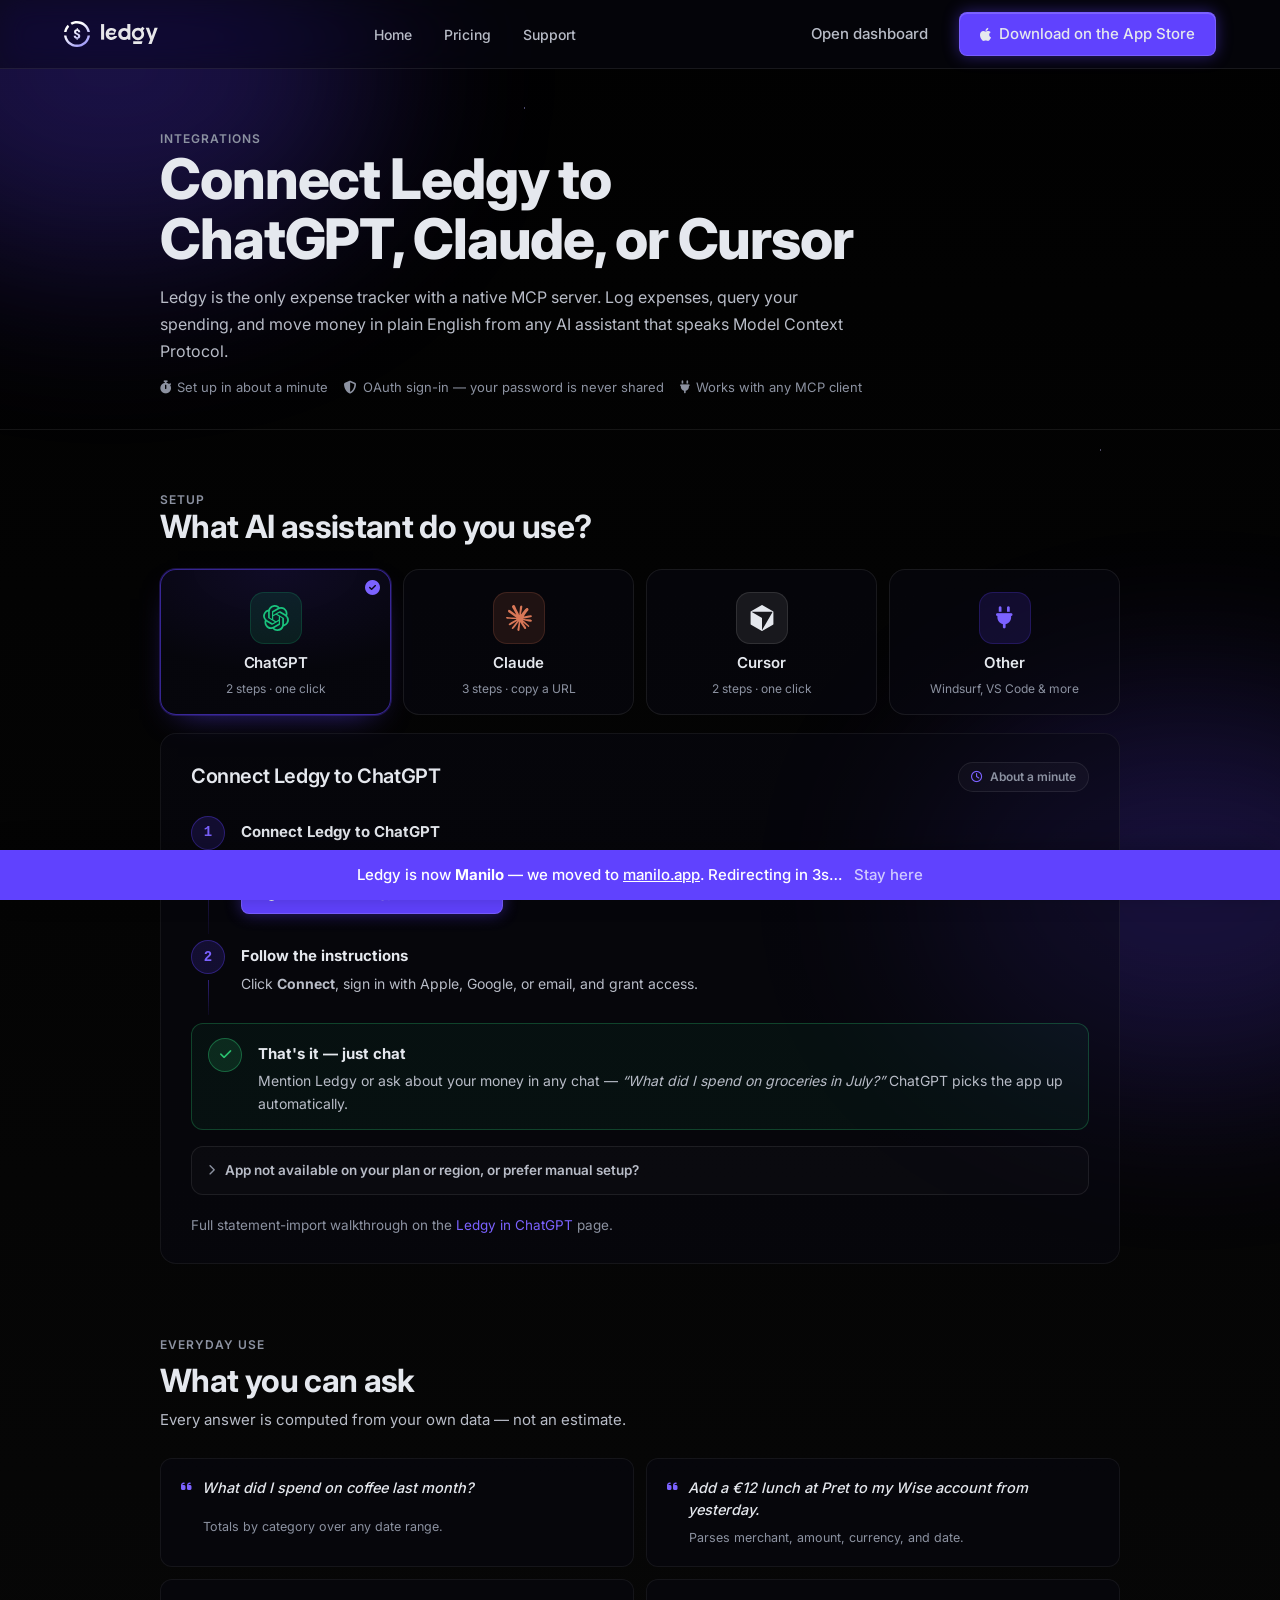
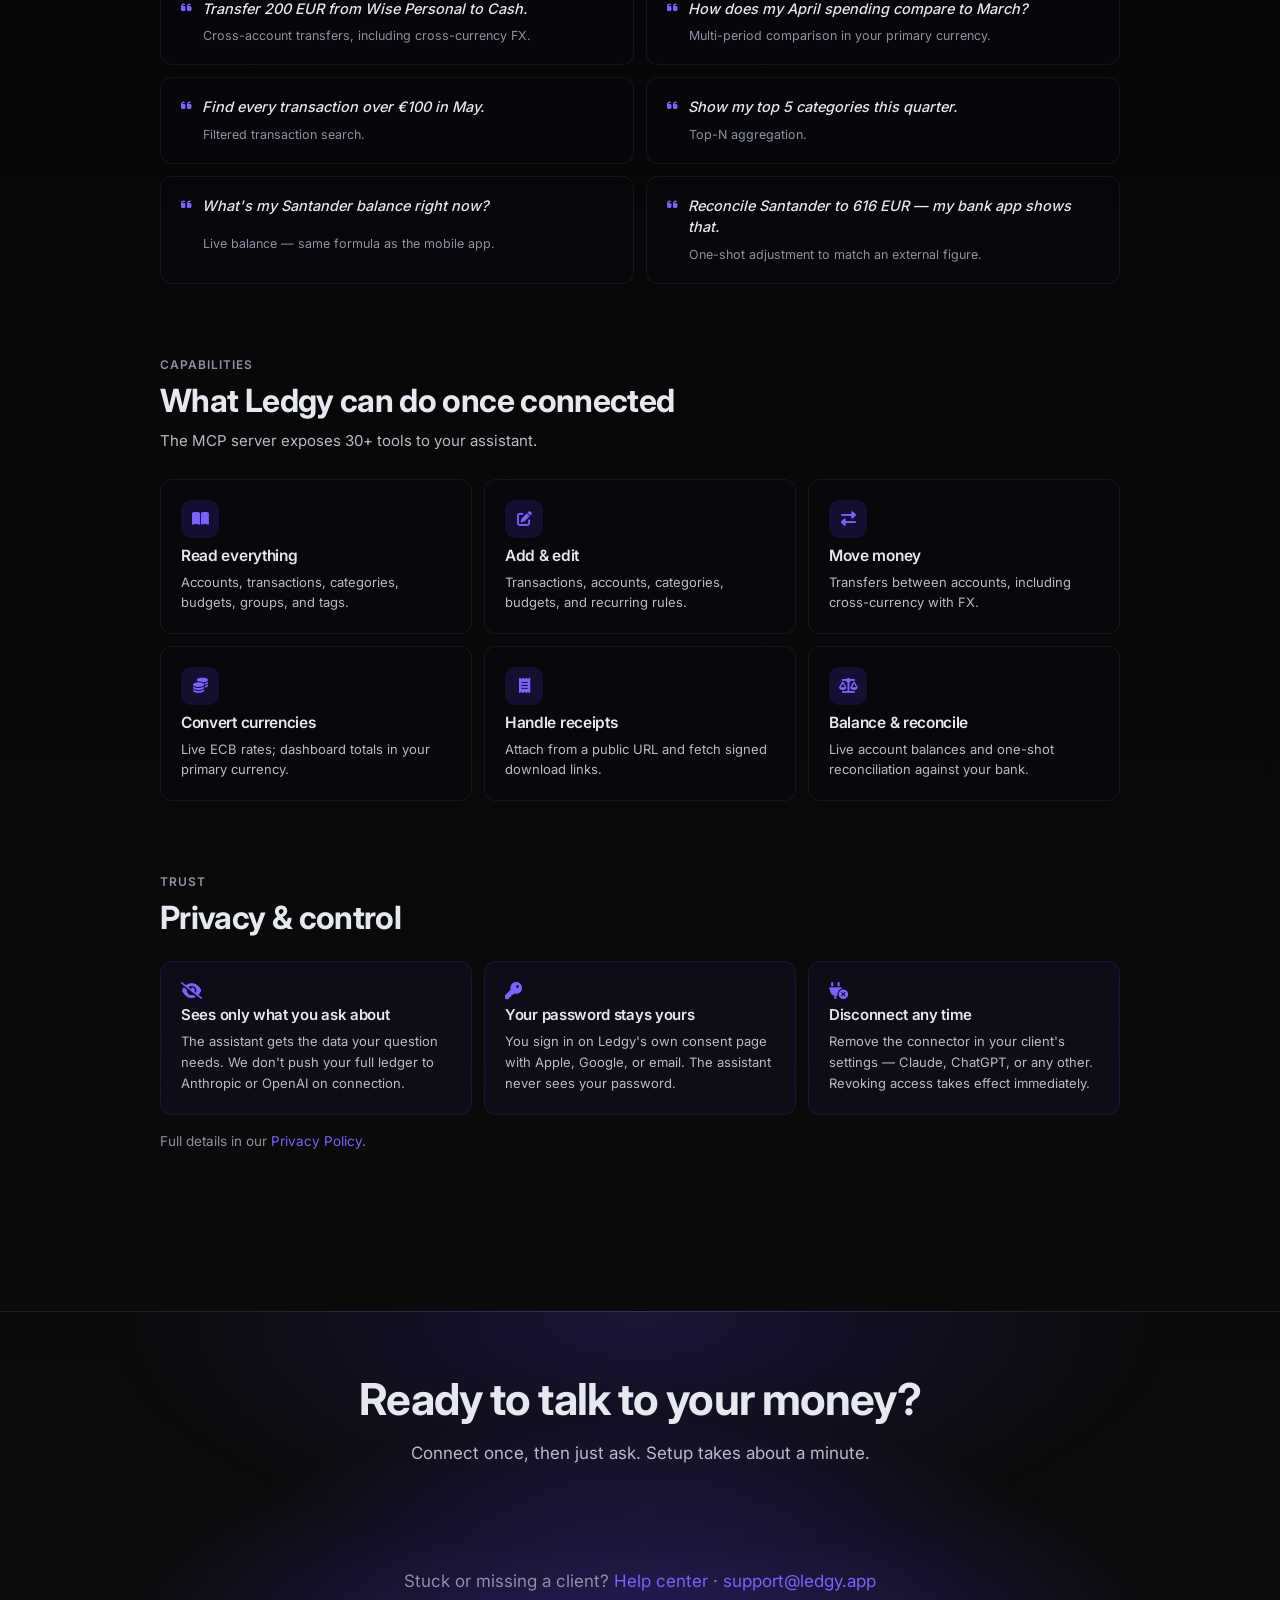
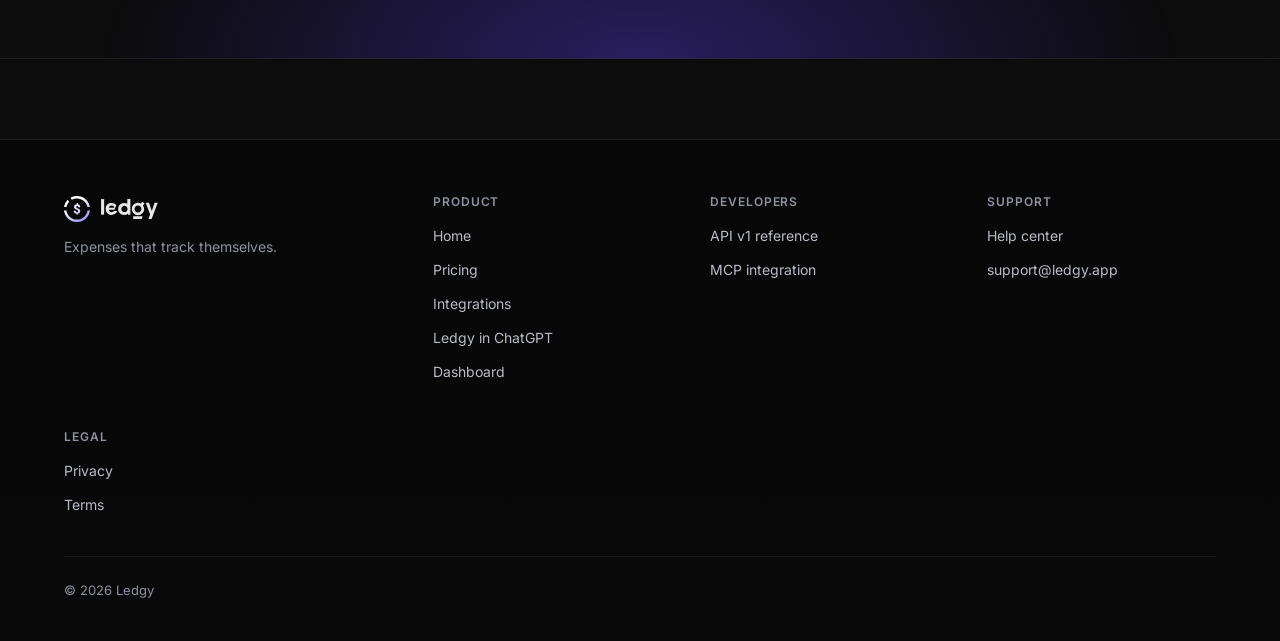
<file: integrations.html>
<!DOCTYPE html>
<html lang="en">
<head>
<meta charset="UTF-8">
<script>document.documentElement.className += " js";</script>
<meta name="viewport" content="width=device-width, initial-scale=1.0">
<title>Connect Ledgy to ChatGPT, Claude &amp; Cursor — MCP Expense Tracker</title>
<meta name="description" content="Ledgy is the expense tracker with a native MCP server. Connect ChatGPT or Cursor in one click, Claude or any MCP client with a copy-paste URL. ~1 minute setup.">
<meta name="keywords" content="mcp expense tracker, connect ledgy to chatgpt, claude expense tracker, cursor mcp server, mcp server setup, model context protocol finance, ai expense logger, log expenses from claude">
<link rel="canonical" href="https://ledgy.app/integrations">
<link rel="alternate" hreflang="en" href="https://ledgy.app/integrations">
<link rel="alternate" hreflang="x-default" href="https://ledgy.app/integrations">
<meta name="apple-itunes-app" content="app-id=6761738170">
<meta name="theme-color" content="#0a0a14">
<meta property="og:site_name" content="Ledgy">
<meta property="og:title" content="Connect Ledgy to ChatGPT, Claude &amp; Cursor — MCP Expense Tracker">
<meta property="og:description" content="Pick your AI assistant and connect Ledgy in about a minute — one click for ChatGPT and Cursor, a copy-paste MCP URL for Claude and every other client.">
<meta property="og:image" content="https://ledgy.app/assets/og-image.png">
<meta property="og:image:width" content="1200">
<meta property="og:image:height" content="630">
<meta property="og:type" content="article">
<meta property="og:url" content="https://ledgy.app/integrations">
<meta name="twitter:card" content="summary_large_image">
<meta name="twitter:title" content="Connect Ledgy to ChatGPT, Claude &amp; Cursor — MCP Expense Tracker">
<meta name="twitter:description" content="The expense tracker with a native MCP server. Pick your assistant, connect in about a minute, then just ask about your money.">
<meta name="twitter:image" content="https://ledgy.app/assets/og-image.png">
<link rel="icon" type="image/svg+xml" href="assets/ledgy-icon.svg">
<link rel="apple-touch-icon" href="assets/ledgy-icon.svg">
<link rel="stylesheet" href="https://cdnjs.cloudflare.com/ajax/libs/font-awesome/6.5.1/css/all.min.css" crossorigin="anonymous">
<link rel="stylesheet" href="assets/site.css">
<link rel="stylesheet" href="assets/doc.css">
<link rel="stylesheet" href="assets/integrations.css">
<script type="application/ld+json">
{
  "@context": "https://schema.org",
  "@type": "TechArticle",
  "headline": "Connect Ledgy to ChatGPT, Claude & Cursor — MCP Expense Tracker",
  "description": "How to connect the Ledgy expense tracker to ChatGPT, Claude, Cursor, or any AI assistant that speaks Model Context Protocol.",
  "url": "https://ledgy.app/integrations",
  "inLanguage": "en",
  "datePublished": "2026-05-19",
  "dateModified": "2026-08-16",
  "author": {
    "@type": "Person",
    "name": "Borys Harholinskyi"
  },
  "publisher": {
    "@type": "Organization",
    "name": "Ledgy",
    "logo": {
      "@type": "ImageObject",
      "url": "https://ledgy.app/assets/ledgy-icon.svg"
    }
  },
  "about": {
    "@type": "SoftwareApplication",
    "name": "Ledgy",
    "operatingSystem": "iOS 15+",
    "applicationCategory": "FinanceApplication",
    "url": "https://apps.apple.com/app/id6761738170"
  }
}
</script>
<script type="application/ld+json">
{
  "@context": "https://schema.org",
  "@type": "BreadcrumbList",
  "itemListElement": [
    { "@type": "ListItem", "position": 1, "name": "Home", "item": "https://ledgy.app/" },
    { "@type": "ListItem", "position": 2, "name": "Integrations", "item": "https://ledgy.app/integrations" }
  ]
}
</script>
<script type="application/ld+json">
{
  "@context": "https://schema.org",
  "@type": "HowTo",
  "name": "How to connect Ledgy to ChatGPT",
  "description": "Connect the Ledgy expense tracker to ChatGPT in two steps.",
  "totalTime": "PT1M",
  "step": [
    { "@type": "HowToStep", "position": 1, "name": "Connect Ledgy to ChatGPT", "text": "Open the Ledgy app in ChatGPT and click Connect.", "url": "https://ledgy.app/integrations#chatgpt" },
    { "@type": "HowToStep", "position": 2, "name": "Follow the instructions", "text": "Sign in with Apple, Google, or email and grant access. Then mention Ledgy in any chat." }
  ]
}
</script>
<script type="application/ld+json">
{
  "@context": "https://schema.org",
  "@type": "HowTo",
  "name": "How to connect Ledgy to Claude",
  "description": "Add the Ledgy expense tracker to Claude as a custom MCP connector.",
  "totalTime": "PT1M",
  "step": [
    { "@type": "HowToStep", "position": 1, "name": "Open connector settings", "text": "In claude.ai or Claude Desktop, go to Settings → Connectors → Add custom connector.", "url": "https://ledgy.app/integrations#claude" },
    { "@type": "HowToStep", "position": 2, "name": "Paste the Ledgy server URL", "text": "Name: Ledgy. Server URL: https://api.ledgy.app/mcp." },
    { "@type": "HowToStep", "position": 3, "name": "Add and sign in", "text": "Click Add, sign in with Apple, Google, or email, then enable Ledgy from the connectors menu in any chat." }
  ]
}
</script>
<script type="application/ld+json">
{
  "@context": "https://schema.org",
  "@type": "HowTo",
  "name": "How to connect Ledgy to Cursor",
  "description": "Install the Ledgy MCP server in Cursor with one click.",
  "totalTime": "PT1M",
  "step": [
    { "@type": "HowToStep", "position": 1, "name": "Add Ledgy to Cursor", "text": "Use the one-click install link, or add https://api.ledgy.app/mcp to mcp.json.", "url": "https://ledgy.app/integrations#cursor" },
    { "@type": "HowToStep", "position": 2, "name": "Follow the instructions", "text": "Click Install when Cursor opens, then complete the sign-in in your browser." }
  ]
}
</script>
<script src="assets/analytics.js" defer></script>
</head>
<body data-screen-label="06 Integrations">
<a href="#main" class="skip-link">Skip to content</a>
<div class="starfield" aria-hidden="true"></div>

<header class="site-header">
  <div class="container site-header__inner">
    <a href="index.html" class="brand-lockup"><img src="assets/ledgy-icon.svg" alt="" class="brand-icon"><img src="assets/ledgy-logo.svg" alt="Ledgy" class="brand-word"></a>
    <nav class="site-nav" aria-label="Primary">
      <a href="index.html">Home</a>
      <a href="https://dashboard.ledgy.app/upgrade" target="_blank" rel="noopener noreferrer">Pricing</a>
      <a href="support.html">Support</a>
    </nav>
    <div class="site-header__cta">
      <a class="btn btn--ghost" href="https://dashboard.ledgy.app" target="_blank" rel="noopener noreferrer">Open dashboard</a>
      <a class="btn btn--primary" href="https://apps.apple.com/app/id6761738170" target="_blank" rel="noopener noreferrer"><i class="fa-brands fa-apple"></i> Download on the App Store</a>
    </div>
  </div>
</header>

<main id="main">
<section class="doc-hero">
  <div class="container">
    <div class="ig-wrap">
      <span class="t-eyebrow">Integrations</span>
      <h1>Connect Ledgy to ChatGPT, Claude, or Cursor</h1>
      <p class="ig-lead">Ledgy is the only expense tracker with a native MCP server. Log expenses, query your spending, and move money in plain English from any AI assistant that speaks Model Context Protocol.</p>
      <p class="doc-meta">
        <span><i class="fa-solid fa-stopwatch"></i> Set up in about a minute</span>
        <span><i class="fa-solid fa-shield-halved"></i> OAuth sign-in — your password is never shared</span>
        <span><i class="fa-solid fa-plug"></i> Works with any MCP client</span>
      </p>
    </div>
  </div>
</section>

<div class="container">
<div class="ig-wrap">

  <section class="ig-section" id="picker" aria-labelledby="picker-title">
    <span class="t-eyebrow">Setup</span>
    <h2 id="picker-title">What AI assistant do you use?</h2>

    <div class="ig-picker" role="tablist" aria-labelledby="picker-title">
      <button class="ig-tab ig-tab--chatgpt" id="tab-chatgpt" type="button" role="tab" aria-selected="true" aria-controls="panel-chatgpt" data-assistant="chatgpt">
        <span class="ig-tab__logo" aria-hidden="true"><svg viewBox="0 0 24 24" xmlns="http://www.w3.org/2000/svg"><path d="M22.2819 9.8211a5.9847 5.9847 0 0 0-.5157-4.9108 6.0462 6.0462 0 0 0-6.5098-2.9A6.0651 6.0651 0 0 0 4.9807 4.1818a5.9847 5.9847 0 0 0-3.9977 2.9 6.0462 6.0462 0 0 0 .7427 7.0966 5.98 5.98 0 0 0 .511 4.9107 6.051 6.051 0 0 0 6.5146 2.9001A5.9847 5.9847 0 0 0 13.2599 24a6.0557 6.0557 0 0 0 5.7718-4.2058 5.9894 5.9894 0 0 0 3.9977-2.9001 6.0557 6.0557 0 0 0-.7475-7.0729zm-9.022 12.6081a4.4755 4.4755 0 0 1-2.8764-1.0408l.1419-.0804 4.7783-2.7582a.7948.7948 0 0 0 .3927-.6813v-6.7369l2.02 1.1686a.071.071 0 0 1 .038.052v5.5826a4.504 4.504 0 0 1-4.4945 4.4944zm-9.6607-4.1254a4.4708 4.4708 0 0 1-.5346-3.0137l.142.0852 4.783 2.7582a.7712.7712 0 0 0 .7806 0l5.8428-3.3685v2.3324a.0804.0804 0 0 1-.0332.0615L9.74 19.9502a4.4992 4.4992 0 0 1-6.1408-1.6464zM2.3408 7.8956a4.485 4.485 0 0 1 2.3655-1.9728V11.6a.7664.7664 0 0 0 .3879.6765l5.8144 3.3543-2.0201 1.1685a.0757.0757 0 0 1-.071 0l-4.8303-2.7865A4.504 4.504 0 0 1 2.3408 7.872zm16.5963 3.8558L13.1038 8.364 15.1192 7.2a.0757.0757 0 0 1 .071 0l4.8303 2.7913a4.4944 4.4944 0 0 1-.6765 8.1042v-5.6772a.79.79 0 0 0-.407-.667zm2.0107-3.0231l-.142-.0852-4.7735-2.7818a.7759.7759 0 0 0-.7854 0L9.409 9.2297V6.8974a.0662.0662 0 0 1 .0284-.0615l4.8303-2.7866a4.4992 4.4992 0 0 1 6.6802 4.66zM8.3065 12.863l-2.02-1.1638a.0804.0804 0 0 1-.038-.0567V6.0742a4.4992 4.4992 0 0 1 7.3757-3.4537l-.142.0805L8.704 5.459a.7948.7948 0 0 0-.3927.6813zm1.0976-2.3654l2.602-1.4998 2.6069 1.4998v2.9994l-2.5974 1.4997-2.6067-1.4997Z"/></svg></span>
        <span class="ig-tab__name">ChatGPT</span>
        <span class="ig-tab__hint">2 steps · one click</span>
        <i class="fa-solid fa-circle-check ig-tab__check" aria-hidden="true"></i>
      </button>
      <button class="ig-tab ig-tab--claude" id="tab-claude" type="button" role="tab" aria-selected="false" tabindex="-1" aria-controls="panel-claude" data-assistant="claude">
        <span class="ig-tab__logo" aria-hidden="true"><svg viewBox="0 0 24 24" xmlns="http://www.w3.org/2000/svg"><path d="m4.7144 15.9555 4.7174-2.6471.079-.2307-.079-.1275h-.2307l-.7893-.0486-2.6956-.0729-2.3375-.0971-2.2646-.1214-.5707-.1215-.5343-.7042.0546-.3522.4797-.3218.686.0608 1.5179.1032 2.2767.1578 1.6514.0972 2.4468.255h.3886l.0546-.1579-.1336-.0971-.1032-.0972L6.973 9.8356l-2.55-1.6879-1.3356-.9714-.7225-.4918-.3643-.4614-.1578-1.0078.6557-.7225.8803.0607.2246.0607.8925.686 1.9064 1.4754 2.4893 1.8336.3643.3035.1457-.1032.0182-.0728-.164-.2733-1.3539-2.4467-1.445-2.4893-.6435-1.032-.17-.6194c-.0607-.255-.1032-.4674-.1032-.7285L6.287.1335 6.6997 0l.9957.1336.419.3642.6192 1.4147 1.0018 2.2282 1.5543 3.0296.4553.8985.2429.8318.091.255h.1579v-.1457l.1275-1.706.2368-2.0947.2307-2.6957.0789-.7589.3764-.9107.7468-.4918.5828.2793.4797.686-.0668.4433-.2853 1.8517-.5586 2.9021-.3643 1.9429h.2125l.2429-.2429.9835-1.3053 1.6514-2.0643.7286-.8196.85-.9046.5464-.4311h1.0321l.759 1.1293-.34 1.1657-1.0625 1.3478-.8804 1.1414-1.2628 1.7-.7893 1.36.0729.1093.1882-.0183 2.8535-.607 1.5421-.2794 1.8396-.3157.8318.3886.091.3946-.3278.8075-1.967.4857-2.3072.4614-3.4364.8136-.0425.0304.0486.0607 1.5482.1457.6618.0364h1.621l3.0175.2247.7892.522.4736.6376-.079.4857-1.2142.6193-1.6393-.3886-3.825-.9107-1.3113-.3279h-.1822v.1093l1.0929 1.0686 2.0035 1.8092 2.5075 2.3314.1275.5768-.3218.4554-.34-.0486-2.2039-1.6575-.85-.7468-1.9246-1.621h-.1275v.17l.4432.6496 2.3436 3.5214.1214 1.0807-.17.3521-.6071.2125-.6679-.1214-1.3721-1.9246L14.38 17.959l-1.1414-1.9428-.1397.079-.674 7.2552-.3156.3703-.7286.2793-.6071-.4614-.3218-.7468.3218-1.4753.3886-1.9246.3157-1.53.2853-1.9004.17-.6314-.0121-.0425-.1397.0182-1.4328 1.9672-2.1796 2.9446-1.7243 1.8456-.4128.164-.7164-.3704.0667-.6618.4008-.5889 2.386-3.0357 1.4389-1.882.929-1.0868-.0062-.1579h-.0546l-6.3385 4.1164-1.1293.1457-.4857-.4554.0608-.7467.2307-.2429 1.9064-1.3114Z"/></svg></span>
        <span class="ig-tab__name">Claude</span>
        <span class="ig-tab__hint">3 steps · copy a URL</span>
        <i class="fa-solid fa-circle-check ig-tab__check" aria-hidden="true"></i>
      </button>
      <button class="ig-tab ig-tab--cursor" id="tab-cursor" type="button" role="tab" aria-selected="false" tabindex="-1" aria-controls="panel-cursor" data-assistant="cursor">
        <span class="ig-tab__logo" aria-hidden="true"><svg viewBox="0 0 24 24" xmlns="http://www.w3.org/2000/svg"><path d="M11.503.131 1.891 5.678a.84.84 0 0 0-.42.726v11.188c0 .3.162.575.42.724l9.609 5.55a1 1 0 0 0 .998 0l9.61-5.55a.84.84 0 0 0 .42-.724V6.404a.84.84 0 0 0-.42-.726L12.497.131a1.01 1.01 0 0 0-.996 0M2.657 6.338h18.55c.263 0 .43.287.297.515L12.23 22.918c-.062.107-.229.064-.229-.06V12.335a.59.59 0 0 0-.295-.51l-9.11-5.257c-.109-.063-.064-.23.061-.23"/></svg></span>
        <span class="ig-tab__name">Cursor</span>
        <span class="ig-tab__hint">2 steps · one click</span>
        <i class="fa-solid fa-circle-check ig-tab__check" aria-hidden="true"></i>
      </button>
      <button class="ig-tab ig-tab--other" id="tab-other" type="button" role="tab" aria-selected="false" tabindex="-1" aria-controls="panel-other" data-assistant="other">
        <span class="ig-tab__logo" aria-hidden="true"><i class="fa-solid fa-plug"></i></span>
        <span class="ig-tab__name">Other</span>
        <span class="ig-tab__hint">Windsurf, VS Code &amp; more</span>
        <i class="fa-solid fa-circle-check ig-tab__check" aria-hidden="true"></i>
      </button>
    </div>

    <section class="ig-panel is-active" id="panel-chatgpt" role="tabpanel" tabindex="0" aria-labelledby="tab-chatgpt">
      <div class="glass-flat ig-panel__card">
        <header class="ig-panel__head">
          <h3>Connect Ledgy to ChatGPT</h3>
          <span class="ig-time"><i class="fa-regular fa-clock"></i> About a minute</span>
        </header>
        <ol class="ig-steps">
          <li>
            <span class="ig-steps__num" aria-hidden="true">1</span>
            <div class="ig-steps__body">
              <strong>Connect Ledgy to ChatGPT</strong>
              <p>The button opens the Ledgy app inside ChatGPT.</p>
              <p class="ig-steps__action"><a class="btn btn--primary" href="https://chatgpt.com/plugins/plugin_asdk_app_6a037e4f480081919938b01d5943dec4" target="_blank" rel="noopener" data-cta="Connect Ledgy to ChatGPT" data-cta-position="panel-chatgpt"><svg viewBox="0 0 24 24" xmlns="http://www.w3.org/2000/svg" aria-hidden="true"><path d="M22.2819 9.8211a5.9847 5.9847 0 0 0-.5157-4.9108 6.0462 6.0462 0 0 0-6.5098-2.9A6.0651 6.0651 0 0 0 4.9807 4.1818a5.9847 5.9847 0 0 0-3.9977 2.9 6.0462 6.0462 0 0 0 .7427 7.0966 5.98 5.98 0 0 0 .511 4.9107 6.051 6.051 0 0 0 6.5146 2.9001A5.9847 5.9847 0 0 0 13.2599 24a6.0557 6.0557 0 0 0 5.7718-4.2058 5.9894 5.9894 0 0 0 3.9977-2.9001 6.0557 6.0557 0 0 0-.7475-7.0729zm-9.022 12.6081a4.4755 4.4755 0 0 1-2.8764-1.0408l.1419-.0804 4.7783-2.7582a.7948.7948 0 0 0 .3927-.6813v-6.7369l2.02 1.1686a.071.071 0 0 1 .038.052v5.5826a4.504 4.504 0 0 1-4.4945 4.4944zm-9.6607-4.1254a4.4708 4.4708 0 0 1-.5346-3.0137l.142.0852 4.783 2.7582a.7712.7712 0 0 0 .7806 0l5.8428-3.3685v2.3324a.0804.0804 0 0 1-.0332.0615L9.74 19.9502a4.4992 4.4992 0 0 1-6.1408-1.6464zM2.3408 7.8956a4.485 4.485 0 0 1 2.3655-1.9728V11.6a.7664.7664 0 0 0 .3879.6765l5.8144 3.3543-2.0201 1.1685a.0757.0757 0 0 1-.071 0l-4.8303-2.7865A4.504 4.504 0 0 1 2.3408 7.872zm16.5963 3.8558L13.1038 8.364 15.1192 7.2a.0757.0757 0 0 1 .071 0l4.8303 2.7913a4.4944 4.4944 0 0 1-.6765 8.1042v-5.6772a.79.79 0 0 0-.407-.667zm2.0107-3.0231l-.142-.0852-4.7735-2.7818a.7759.7759 0 0 0-.7854 0L9.409 9.2297V6.8974a.0662.0662 0 0 1 .0284-.0615l4.8303-2.7866a4.4992 4.4992 0 0 1 6.6802 4.66zM8.3065 12.863l-2.02-1.1638a.0804.0804 0 0 1-.038-.0567V6.0742a4.4992 4.4992 0 0 1 7.3757-3.4537l-.142.0805L8.704 5.459a.7948.7948 0 0 0-.3927.6813zm1.0976-2.3654l2.602-1.4998 2.6069 1.4998v2.9994l-2.5974 1.4997-2.6067-1.4997Z"/></svg> Connect Ledgy to ChatGPT</a></p>
            </div>
          </li>
          <li>
            <span class="ig-steps__num" aria-hidden="true">2</span>
            <div class="ig-steps__body">
              <strong>Follow the instructions</strong>
              <p>Click <strong>Connect</strong>, sign in with Apple, Google, or email, and grant access.</p>
            </div>
          </li>
          <li class="ig-steps__done">
            <span class="ig-steps__num ig-steps__num--done" aria-hidden="true"><i class="fa-solid fa-check"></i></span>
            <div class="ig-steps__body">
              <strong>That's it — just chat</strong>
              <p>Mention Ledgy or ask about your money in any chat — <em>“What did I spend on groceries in July?”</em> ChatGPT picks the app up automatically.</p>
            </div>
          </li>
        </ol>
        <details class="ig-manual">
          <summary><i class="fa-solid fa-chevron-right"></i> App not available on your plan or region, or prefer manual setup?</summary>
          <div class="ig-manual__body">
            <p>Turn on <strong>Settings → Apps → Advanced settings → Developer mode</strong> (needs ChatGPT Plus, Pro, or Business), click <strong>Create</strong>, and fill in:</p>
            <ul>
              <li>Name: <code>Ledgy</code></li>
              <li>MCP Server URL: <code>https://api.ledgy.app/mcp</code></li>
              <li>Authentication: <strong>OAuth</strong></li>
            </ul>
          </div>
        </details>
        <p class="ig-more">Full statement-import walkthrough on the <a href="chatgpt.html">Ledgy in ChatGPT</a> page.</p>
      </div>
    </section>

    <section class="ig-panel" id="panel-claude" role="tabpanel" tabindex="0" aria-labelledby="tab-claude">
      <div class="glass-flat ig-panel__card">
        <header class="ig-panel__head">
          <h3>Connect Ledgy to Claude</h3>
          <span class="ig-time"><i class="fa-regular fa-clock"></i> About a minute</span>
        </header>
        <ol class="ig-steps">
          <li>
            <span class="ig-steps__num" aria-hidden="true">1</span>
            <div class="ig-steps__body">
              <strong>Open connector settings</strong>
              <p>In <strong>claude.ai</strong> or Claude Desktop, go to <strong>Settings → Connectors</strong> → <em>Add custom connector</em>.</p>
            </div>
          </li>
          <li>
            <span class="ig-steps__num" aria-hidden="true">2</span>
            <div class="ig-steps__body">
              <strong>Paste the Ledgy server URL</strong>
              <p>Name: <code>Ledgy</code>. Server URL:</p>
              <div class="ig-copy">
                <code>https://api.ledgy.app/mcp</code>
                <button class="ig-copy__btn" type="button" data-copy="https://api.ledgy.app/mcp" aria-label="Copy server URL"><i class="fa-regular fa-copy" aria-hidden="true"></i><span>Copy</span></button>
              </div>
            </div>
          </li>
          <li>
            <span class="ig-steps__num" aria-hidden="true">3</span>
            <div class="ig-steps__body">
              <strong>Add and sign in</strong>
              <p>Click <strong>Add</strong>, sign in with Apple, Google, or email, then enable <strong>Ledgy</strong> from the connectors menu in any chat.</p>
            </div>
          </li>
          <li class="ig-steps__done">
            <span class="ig-steps__num ig-steps__num--done" aria-hidden="true"><i class="fa-solid fa-check"></i></span>
            <div class="ig-steps__body">
              <strong>That's it — just ask</strong>
              <p><em>“How does my April spending compare to March?”</em> Claude answers from your own data.</p>
            </div>
          </li>
        </ol>
        <p class="ig-more">You can also drop a bank statement into Claude and have it imported — see <a href="chatgpt.html">the walkthrough</a>; the same workflow works in Claude.</p>
      </div>
    </section>

    <section class="ig-panel" id="panel-cursor" role="tabpanel" tabindex="0" aria-labelledby="tab-cursor">
      <div class="glass-flat ig-panel__card">
        <header class="ig-panel__head">
          <h3>Connect Ledgy to Cursor</h3>
          <span class="ig-time"><i class="fa-regular fa-clock"></i> About a minute</span>
        </header>
        <ol class="ig-steps">
          <li>
            <span class="ig-steps__num" aria-hidden="true">1</span>
            <div class="ig-steps__body">
              <strong>Add Ledgy to Cursor</strong>
              <p>One click — the button opens Cursor with the Ledgy MCP server pre-filled.</p>
              <p class="ig-steps__action"><a class="btn btn--primary" href="https://cursor.com/install-mcp?name=ledgy&amp;config=eyJ1cmwiOiJodHRwczovL2FwaS5sZWRneS5hcHAvbWNwIn0%3D" target="_blank" rel="noopener" data-cta="Add Ledgy to Cursor" data-cta-position="panel-cursor"><svg viewBox="0 0 24 24" xmlns="http://www.w3.org/2000/svg" aria-hidden="true"><path d="M11.503.131 1.891 5.678a.84.84 0 0 0-.42.726v11.188c0 .3.162.575.42.724l9.609 5.55a1 1 0 0 0 .998 0l9.61-5.55a.84.84 0 0 0 .42-.724V6.404a.84.84 0 0 0-.42-.726L12.497.131a1.01 1.01 0 0 0-.996 0M2.657 6.338h18.55c.263 0 .43.287.297.515L12.23 22.918c-.062.107-.229.064-.229-.06V12.335a.59.59 0 0 0-.295-.51l-9.11-5.257c-.109-.063-.064-.23.061-.23"/></svg> Add Ledgy to Cursor</a></p>
            </div>
          </li>
          <li>
            <span class="ig-steps__num" aria-hidden="true">2</span>
            <div class="ig-steps__body">
              <strong>Follow the instructions</strong>
              <p>Click <strong>Install</strong> when Cursor opens, then finish the sign-in in your browser.</p>
            </div>
          </li>
          <li class="ig-steps__done">
            <span class="ig-steps__num ig-steps__num--done" aria-hidden="true"><i class="fa-solid fa-check"></i></span>
            <div class="ig-steps__body">
              <strong>That's it — ask the agent</strong>
              <p><em>“Log the €14 team lunch I just paid for.”</em> Works in chat and in the composer.</p>
            </div>
          </li>
        </ol>
        <details class="ig-manual">
          <summary><i class="fa-solid fa-chevron-right"></i> Prefer to add it by hand?</summary>
          <div class="ig-manual__body">
            <p>Add this to your <code>mcp.json</code> (Cursor Settings → MCP), then complete the OAuth sign-in when prompted:</p>
            <div class="code-block"><div class="code-block__header"><span class="code-block__lang">mcp.json</span></div><pre>{
  <span class="c-key">"mcpServers"</span>: {
    <span class="c-key">"ledgy"</span>: { <span class="c-key">"url"</span>: <span class="c-str">"https://api.ledgy.app/mcp"</span> }
  }
}</pre></div>
          </div>
        </details>
        <p class="ig-more">Expenses logged from Cursor sync instantly to the <a href="https://dashboard.ledgy.app" target="_blank" rel="noopener noreferrer">web dashboard</a> and the iOS app.</p>
      </div>
    </section>

    <section class="ig-panel" id="panel-other" role="tabpanel" tabindex="0" aria-labelledby="tab-other">
      <div class="glass-flat ig-panel__card">
        <header class="ig-panel__head">
          <h3>Connect any MCP client</h3>
          <span class="ig-time"><i class="fa-regular fa-clock"></i> About a minute</span>
        </header>
        <ol class="ig-steps">
          <li>
            <span class="ig-steps__num" aria-hidden="true">1</span>
            <div class="ig-steps__body">
              <strong>Add a remote MCP server</strong>
              <p>In Windsurf, VS Code, Continue, Zed, or your own agent, add a remote server and point it at:</p>
              <div class="ig-copy">
                <code>https://api.ledgy.app/mcp</code>
                <button class="ig-copy__btn" type="button" data-copy="https://api.ledgy.app/mcp" aria-label="Copy server URL"><i class="fa-regular fa-copy" aria-hidden="true"></i><span>Copy</span></button>
              </div>
            </div>
          </li>
          <li>
            <span class="ig-steps__num" aria-hidden="true">2</span>
            <div class="ig-steps__body">
              <strong>Sign in when prompted</strong>
              <p>Your client completes OAuth 2.1 with PKCE. Dynamic Client Registration (RFC 7591) is supported, so no manual <code>client_id</code> or credential exchange is needed.</p>
            </div>
          </li>
          <li class="ig-steps__done">
            <span class="ig-steps__num ig-steps__num--done" aria-hidden="true"><i class="fa-solid fa-check"></i></span>
            <div class="ig-steps__body">
              <strong>That's it — same tools everywhere</strong>
              <p>Every MCP client gets the same 30+ tools across transactions, accounts, budgets, and more.</p>
            </div>
          </li>
        </ol>
        <div class="ig-clients" aria-label="Known-good MCP clients">
          <span>Windsurf</span><span>VS Code</span><span>Continue</span><span>Zed</span><span>Custom agents</span>
        </div>
        <p class="ig-more">Building your own integration in code? Use the <a href="api-v1.html">REST API v1</a> instead.</p>
      </div>
    </section>
  </section>

  <section class="ig-section" id="prompts" aria-labelledby="prompts-title">
    <div class="ig-section__head">
      <span class="t-eyebrow">Everyday use</span>
      <h2 id="prompts-title">What you can ask</h2>
      <p class="t-dim">Every answer is computed from your own data — not an estimate.</p>
    </div>
    <div class="ig-prompts">
      <div class="ig-prompt">
        <p class="ig-prompt__q"><i class="fa-solid fa-quote-left" aria-hidden="true"></i>What did I spend on coffee last month?</p>
        <p class="ig-prompt__a">Totals by category over any date range.</p>
      </div>
      <div class="ig-prompt">
        <p class="ig-prompt__q"><i class="fa-solid fa-quote-left" aria-hidden="true"></i>Add a €12 lunch at Pret to my Wise account from yesterday.</p>
        <p class="ig-prompt__a">Parses merchant, amount, currency, and date.</p>
      </div>
      <div class="ig-prompt">
        <p class="ig-prompt__q"><i class="fa-solid fa-quote-left" aria-hidden="true"></i>Transfer 200 EUR from Wise Personal to Cash.</p>
        <p class="ig-prompt__a">Cross-account transfers, including cross-currency FX.</p>
      </div>
      <div class="ig-prompt">
        <p class="ig-prompt__q"><i class="fa-solid fa-quote-left" aria-hidden="true"></i>How does my April spending compare to March?</p>
        <p class="ig-prompt__a">Multi-period comparison in your primary currency.</p>
      </div>
      <div class="ig-prompt">
        <p class="ig-prompt__q"><i class="fa-solid fa-quote-left" aria-hidden="true"></i>Find every transaction over €100 in May.</p>
        <p class="ig-prompt__a">Filtered transaction search.</p>
      </div>
      <div class="ig-prompt">
        <p class="ig-prompt__q"><i class="fa-solid fa-quote-left" aria-hidden="true"></i>Show my top 5 categories this quarter.</p>
        <p class="ig-prompt__a">Top-N aggregation.</p>
      </div>
      <div class="ig-prompt">
        <p class="ig-prompt__q"><i class="fa-solid fa-quote-left" aria-hidden="true"></i>What's my Santander balance right now?</p>
        <p class="ig-prompt__a">Live balance — same formula as the mobile app.</p>
      </div>
      <div class="ig-prompt">
        <p class="ig-prompt__q"><i class="fa-solid fa-quote-left" aria-hidden="true"></i>Reconcile Santander to 616 EUR — my bank app shows that.</p>
        <p class="ig-prompt__a">One-shot adjustment to match an external figure.</p>
      </div>
    </div>
  </section>

  <section class="ig-section" id="capabilities" aria-labelledby="capabilities-title">
    <div class="ig-section__head">
      <span class="t-eyebrow">Capabilities</span>
      <h2 id="capabilities-title">What Ledgy can do once connected</h2>
      <p class="t-dim">The MCP server exposes 30+ tools to your assistant.</p>
    </div>
    <div class="ig-caps">
      <div class="ig-cap">
        <i class="fa-solid fa-book-open" aria-hidden="true"></i>
        <h3>Read everything</h3>
        <p>Accounts, transactions, categories, budgets, groups, and tags.</p>
      </div>
      <div class="ig-cap">
        <i class="fa-solid fa-pen-to-square" aria-hidden="true"></i>
        <h3>Add &amp; edit</h3>
        <p>Transactions, accounts, categories, budgets, and recurring rules.</p>
      </div>
      <div class="ig-cap">
        <i class="fa-solid fa-right-left" aria-hidden="true"></i>
        <h3>Move money</h3>
        <p>Transfers between accounts, including cross-currency with FX.</p>
      </div>
      <div class="ig-cap">
        <i class="fa-solid fa-coins" aria-hidden="true"></i>
        <h3>Convert currencies</h3>
        <p>Live ECB rates; dashboard totals in your primary currency.</p>
      </div>
      <div class="ig-cap">
        <i class="fa-solid fa-receipt" aria-hidden="true"></i>
        <h3>Handle receipts</h3>
        <p>Attach from a public URL and fetch signed download links.</p>
      </div>
      <div class="ig-cap">
        <i class="fa-solid fa-scale-balanced" aria-hidden="true"></i>
        <h3>Balance &amp; reconcile</h3>
        <p>Live account balances and one-shot reconciliation against your bank.</p>
      </div>
    </div>
  </section>

  <section class="ig-section" id="privacy" aria-labelledby="privacy-title">
    <div class="ig-section__head">
      <span class="t-eyebrow">Trust</span>
      <h2 id="privacy-title">Privacy &amp; control</h2>
    </div>
    <div class="ig-priv">
      <div class="ig-priv__item">
        <i class="fa-solid fa-eye-slash" aria-hidden="true"></i>
        <h3>Sees only what you ask about</h3>
        <p>The assistant gets the data your question needs. We don't push your full ledger to Anthropic or OpenAI on connection.</p>
      </div>
      <div class="ig-priv__item">
        <i class="fa-solid fa-key" aria-hidden="true"></i>
        <h3>Your password stays yours</h3>
        <p>You sign in on Ledgy's own consent page with Apple, Google, or email. The assistant never sees your password.</p>
      </div>
      <div class="ig-priv__item">
        <i class="fa-solid fa-plug-circle-xmark" aria-hidden="true"></i>
        <h3>Disconnect any time</h3>
        <p>Remove the connector in your client's settings — Claude, ChatGPT, or any other. Revoking access takes effect immediately.</p>
      </div>
    </div>
    <p class="ig-priv-note">Full details in our <a href="privacy.html">Privacy Policy</a>.</p>
  </section>

</div>
</div>

<section class="cta-band" id="support">
  <div class="cta-band__inner">
    <h2>Ready to talk to your money?</h2>
    <p>Connect once, then just ask. Setup takes about a minute.</p>
    <div class="cta-band__buttons">
      <a class="btn btn--primary btn--lg" href="#picker" data-cta="Pick your assistant" data-cta-position="cta-band">Pick your assistant</a>
      <a class="btn btn--secondary btn--lg" href="https://apps.apple.com/app/id6761738170" target="_blank" rel="noopener noreferrer" data-cta="Get the iOS app" data-cta-position="cta-band"><i class="fa-brands fa-apple" aria-hidden="true"></i> Get the iOS app</a>
    </div>
    <p class="ig-cta-note">Stuck or missing a client? <a href="support.html">Help center</a> · <a href="mailto:support@ledgy.app">support@ledgy.app</a></p>
  </div>
</section>
</main>

<footer class="site-footer">
  <div class="container">
    <div class="site-footer__grid">
      <div>
        <a href="index.html" class="brand-lockup" style="margin-bottom: 14px;"><img src="assets/ledgy-icon.svg" alt="" class="brand-icon"><img src="assets/ledgy-logo.svg" alt="Ledgy" class="brand-word"></a>
        <p class="site-footer__about">Expenses that track themselves.</p>
      </div>
      <div><h4>Product</h4><ul><li><a href="index.html">Home</a></li><li><a href="https://dashboard.ledgy.app/upgrade" target="_blank" rel="noopener noreferrer">Pricing</a></li><li><a href="integrations.html">Integrations</a></li><li><a href="chatgpt.html">Ledgy in ChatGPT</a></li><li><a href="https://dashboard.ledgy.app" target="_blank" rel="noopener noreferrer">Dashboard</a></li></ul></div>
      <div><h4>Developers</h4><ul><li><a href="api-v1.html">API v1 reference</a></li><li><a href="integrations.html">MCP integration</a></li></ul></div>
      <div><h4>Support</h4><ul><li><a href="support.html">Help center</a></li><li><a href="mailto:support@ledgy.app">support@ledgy.app</a></li></ul></div>
      <div><h4>Legal</h4><ul><li><a href="privacy.html">Privacy</a></li><li><a href="terms.html">Terms</a></li></ul></div>
    </div>
    <div class="site-footer__legal"><span>© 2026 Ledgy</span></div>
  </div>
</footer>

<script src="assets/site.js" defer></script>
<script>
// Assistant picker — accessible tabs with hash deep-links and copy buttons.
(function () {
  var tabs = Array.prototype.slice.call(document.querySelectorAll(".ig-tab"));
  if (!tabs.length) return;
  var panels = {};
  tabs.forEach(function (t) { panels[t.dataset.assistant] = document.getElementById("panel-" + t.dataset.assistant); });
  // Old section ids from the previous version of this page.
  var LEGACY = { "quick-start-chatgpt": "chatgpt", "quick-start": "claude", "other-clients": "other" };

  function select(key, opts) {
    opts = opts || {};
    if (!panels[key]) return;
    tabs.forEach(function (t) {
      var on = t.dataset.assistant === key;
      t.setAttribute("aria-selected", String(on));
      t.tabIndex = on ? 0 : -1;
      panels[t.dataset.assistant].classList.toggle("is-active", on);
    });
    if (opts.updateHash && history.replaceState) history.replaceState(null, "", "#" + key);
    if (opts.track) {
      var evt = { assistant: key, page: location.pathname };
      if (window.plausible) window.plausible("assistant_select", { props: evt });
      if (window.gtag) window.gtag("event", "assistant_select", evt);
    }
  }

  tabs.forEach(function (t, i) {
    t.addEventListener("click", function () { select(t.dataset.assistant, { updateHash: true, track: true }); });
    t.addEventListener("keydown", function (e) {
      var next = null;
      if (e.key === "ArrowRight" || e.key === "ArrowDown") next = (i + 1) % tabs.length;
      else if (e.key === "ArrowLeft" || e.key === "ArrowUp") next = (i - 1 + tabs.length) % tabs.length;
      else if (e.key === "Home") next = 0;
      else if (e.key === "End") next = tabs.length - 1;
      if (next === null) return;
      e.preventDefault();
      tabs[next].focus();
      select(tabs[next].dataset.assistant, { updateHash: true });
    });
  });

  function fromHash(scroll) {
    var h = decodeURIComponent(location.hash.slice(1));
    var key = panels[h] ? h : LEGACY[h];
    if (!key) return false;
    select(key);
    if (scroll) {
      var picker = document.getElementById("picker");
      if (picker) requestAnimationFrame(function () { picker.scrollIntoView({ block: "start" }); });
    }
    return true;
  }
  if (!fromHash(true)) select("chatgpt");
  window.addEventListener("hashchange", function () { fromHash(false); });

  // Copy-to-clipboard for the MCP server URL.
  document.querySelectorAll("[data-copy]").forEach(function (btn) {
    var icon = btn.querySelector("i");
    var label = btn.querySelector("span");
    btn.addEventListener("click", function () {
      var done = function () {
        btn.classList.add("is-copied");
        if (icon) icon.className = "fa-solid fa-check";
        if (label) label.textContent = "Copied";
        setTimeout(function () {
          btn.classList.remove("is-copied");
          if (icon) icon.className = "fa-regular fa-copy";
          if (label) label.textContent = "Copy";
        }, 1600);
      };
      if (navigator.clipboard && navigator.clipboard.writeText) {
        navigator.clipboard.writeText(btn.dataset.copy).then(done, done);
      } else {
        done();
      }
    });
  });
})();
</script>
<div id="moved-note" style="position:fixed;left:0;right:0;bottom:0;z-index:99999;background:#6042FE;color:#fff;font:500 15px/1.5 Inter,system-ui,sans-serif;padding:14px 20px;text-align:center;box-shadow:0 -4px 24px rgba(0,0,0,.25)">
  Ledgy is now <strong>Manilo</strong> — we moved to <a href="https://manilo.app" style="color:#fff;text-decoration:underline">manilo.app</a>. Redirecting in <span id="moved-count">5</span>s… <a href="#" onclick="clearInterval(window.__mv);document.getElementById('moved-note').remove();return false" style="color:#cfc9ff;margin-left:8px">Stay here</a>
</div>
<script>
(function(){var n=5,c=document.getElementById('moved-count');
window.__mv=setInterval(function(){n--;if(c)c.textContent=n;
if(n<=0){clearInterval(window.__mv);location.replace('https://manilo.app'+location.pathname+location.search+location.hash);}},1000);})();
</script>
</body>
</html>
</file>
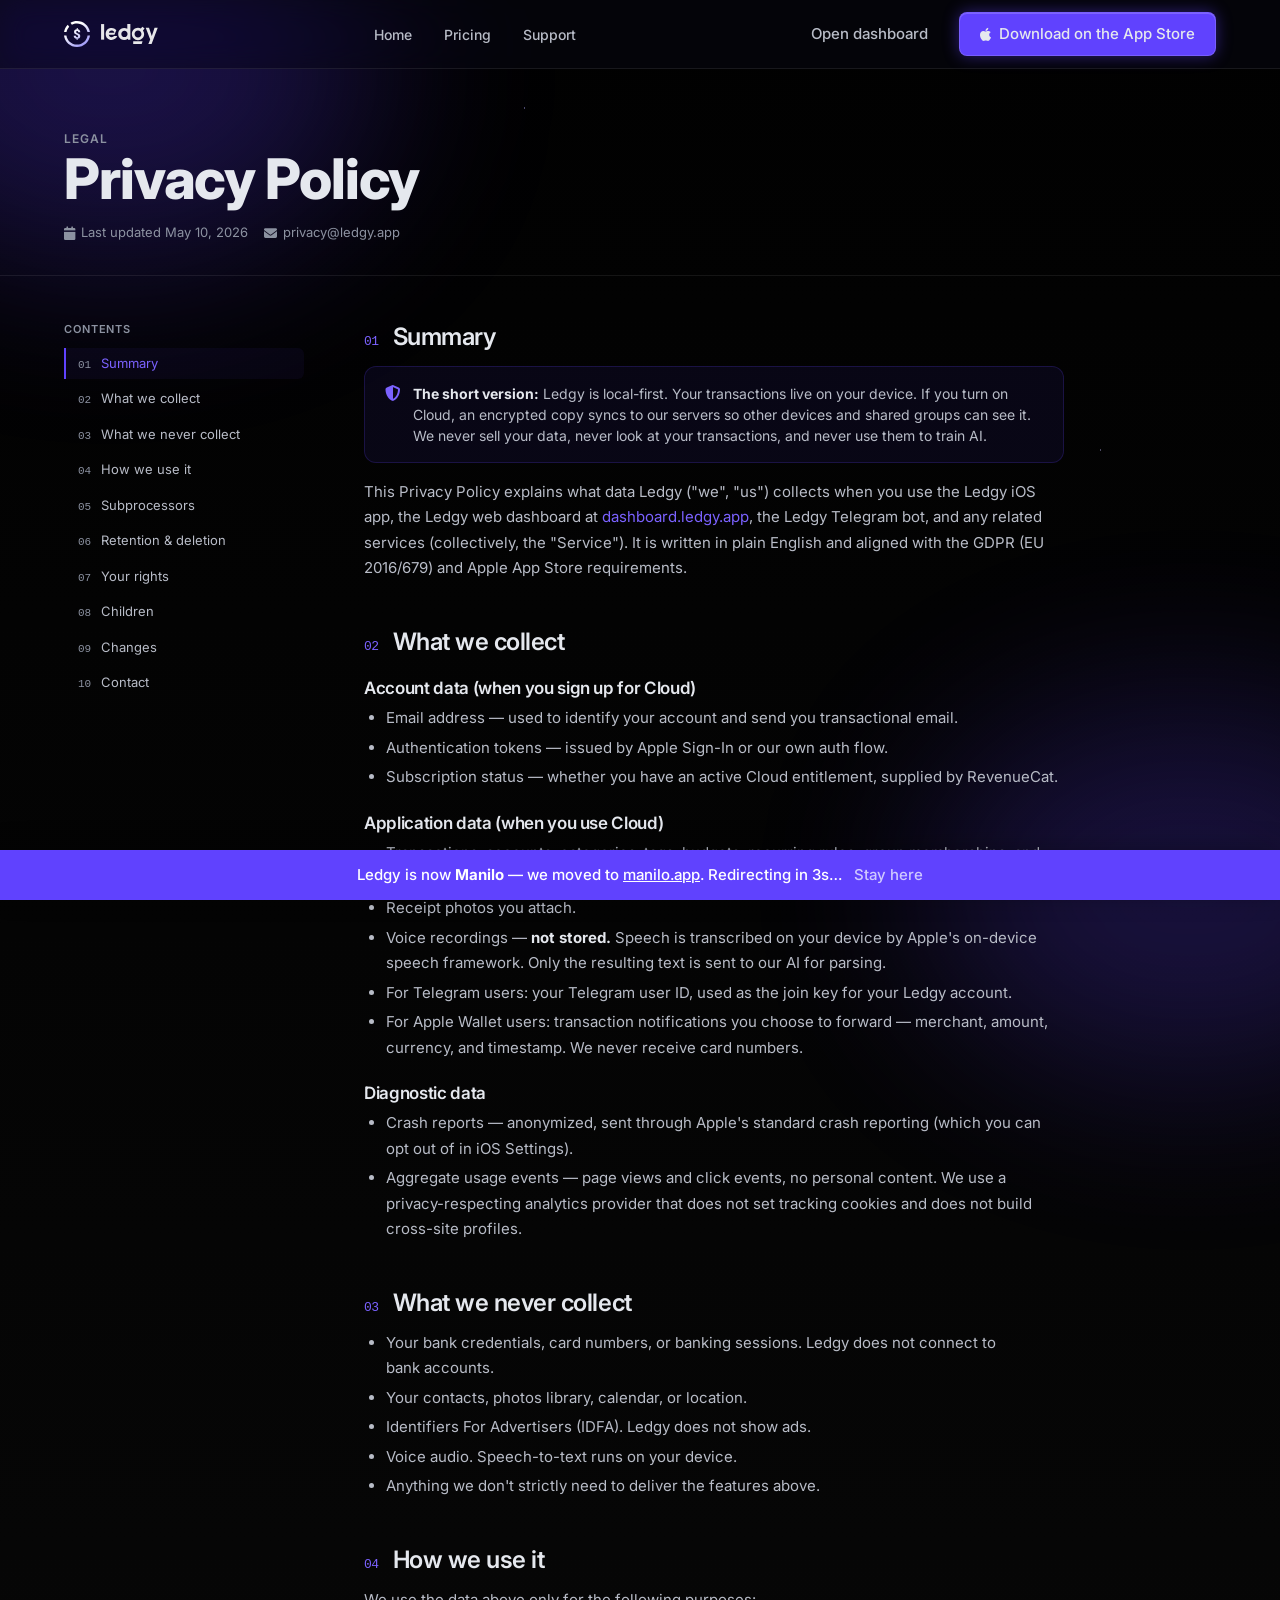
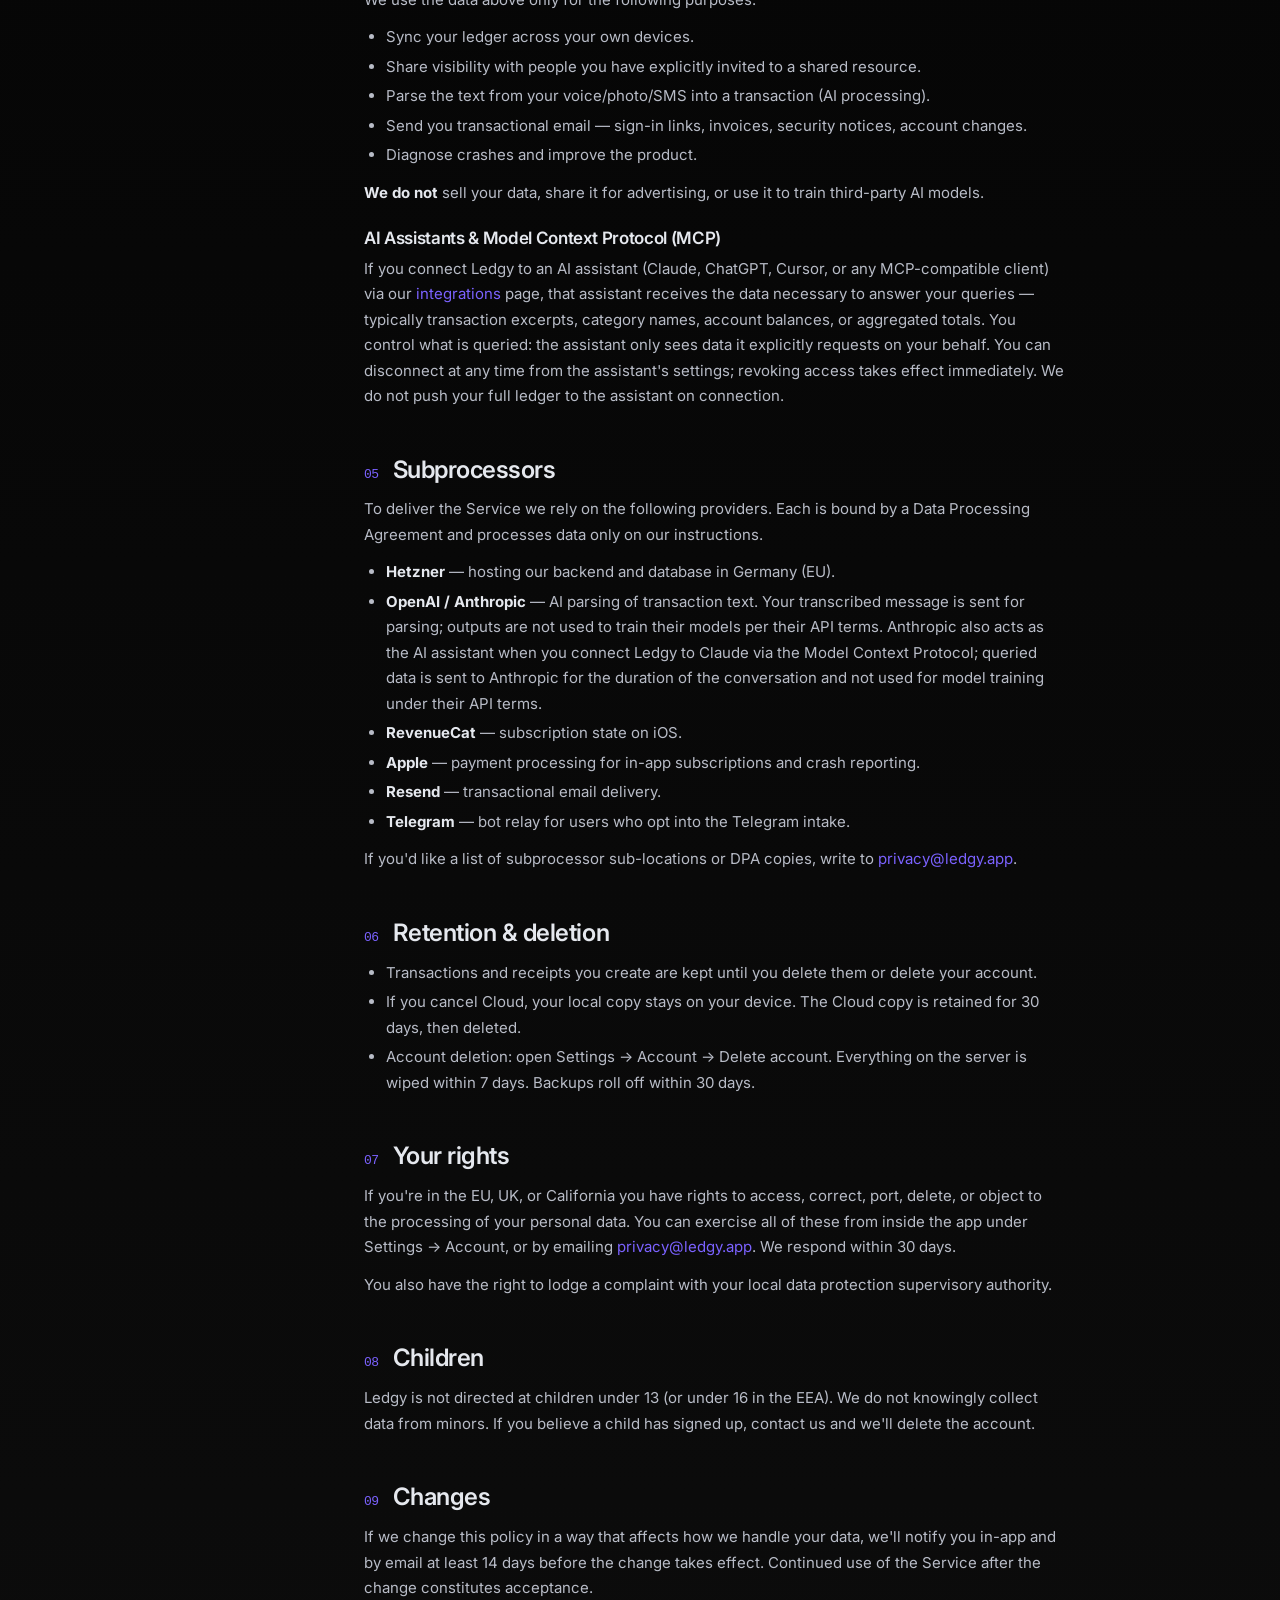
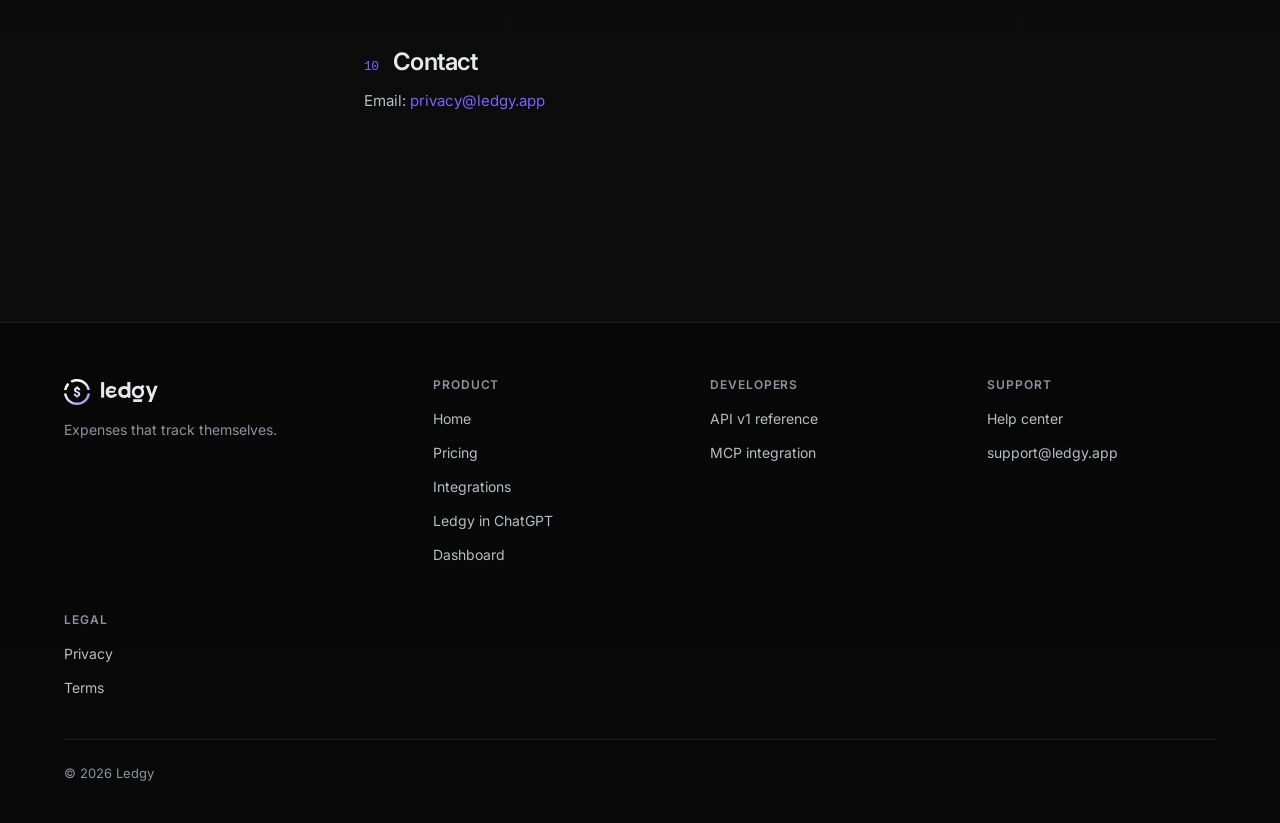
<file: privacy.html>
<!DOCTYPE html>
<html lang="en">
<head>
<meta charset="UTF-8">
<meta name="viewport" content="width=device-width, initial-scale=1.0">
<title>Privacy Policy — Ledgy</title>
<meta name="description" content="Privacy Policy for Ledgy. Local-first, isolated per user, GDPR-aligned. No ads. No data brokers. No tracking SDKs.">
<link rel="canonical" href="https://ledgy.app/privacy">
<link rel="alternate" hreflang="en" href="https://ledgy.app/privacy">
<link rel="alternate" hreflang="x-default" href="https://ledgy.app/privacy">
<meta name="apple-itunes-app" content="app-id=6761738170">
<meta name="theme-color" content="#0a0a14">
<meta property="og:site_name" content="Ledgy">
<meta property="og:title" content="Privacy Policy — Ledgy">
<meta property="og:description" content="Local-first, GDPR-aligned. No ads, no data brokers, no tracking SDKs.">
<meta property="og:image" content="https://ledgy.app/assets/og-image.png">
<meta property="og:type" content="website">
<meta property="og:url" content="https://ledgy.app/privacy">
<meta name="twitter:card" content="summary_large_image">
<meta name="twitter:image" content="https://ledgy.app/assets/og-image.png">
<link rel="icon" type="image/svg+xml" href="assets/ledgy-icon.svg">
<link rel="stylesheet" href="https://cdnjs.cloudflare.com/ajax/libs/font-awesome/6.5.1/css/all.min.css" crossorigin="anonymous">
<link rel="stylesheet" href="assets/site.css">
<link rel="stylesheet" href="assets/doc.css">
<script type="application/ld+json">
{
  "@context": "https://schema.org",
  "@type": "BreadcrumbList",
  "itemListElement": [
    { "@type": "ListItem", "position": 1, "name": "Home", "item": "https://ledgy.app/" },
    { "@type": "ListItem", "position": 2, "name": "Privacy Policy", "item": "https://ledgy.app/privacy" }
  ]
}
</script>
<script src="assets/analytics.js" defer></script>
</head>
<body data-screen-label="03 Privacy">
<a href="#main" class="skip-link">Skip to content</a>
<div class="starfield" aria-hidden="true"></div>

<header class="site-header">
  <div class="container site-header__inner">
    <a href="index.html" class="brand-lockup"><img src="assets/ledgy-icon.svg" alt="" class="brand-icon"><img src="assets/ledgy-logo.svg" alt="Ledgy" class="brand-word"></a>
    <nav class="site-nav" aria-label="Primary">
      <a href="index.html">Home</a>
      <a href="https://dashboard.ledgy.app/upgrade" target="_blank" rel="noopener noreferrer">Pricing</a>
      <a href="support.html">Support</a>
    </nav>
    <div class="site-header__cta">
      <a class="btn btn--ghost" href="https://dashboard.ledgy.app" target="_blank" rel="noopener noreferrer">Open dashboard</a>
      <a class="btn btn--primary" href="https://apps.apple.com/app/id6761738170" target="_blank" rel="noopener noreferrer"><i class="fa-brands fa-apple"></i> Download on the App Store</a>
    </div>
  </div>
</header>

<main id="main">
<section class="doc-hero">
  <div class="container">
    <span class="t-eyebrow">Legal</span>
    <h1>Privacy Policy</h1>
    <p class="doc-meta">
      <span><i class="fa-solid fa-calendar"></i> Last updated May 10, 2026</span>
      <span><i class="fa-solid fa-envelope"></i> <a href="mailto:privacy@ledgy.app">privacy@ledgy.app</a></span>
    </p>
  </div>
</section>

<div class="container">
<div class="doc">
  <aside class="doc__toc doc__toc--collapsible" aria-label="Table of contents">
    <h4>Contents</h4>
    <button class="doc__toc-toggle" type="button" aria-expanded="false" aria-controls="toc-list">
      <i class="fa-solid fa-bars"></i> Contents <i class="fa-solid fa-chevron-down doc__toc-chev"></i>
    </button>
    <ol id="toc-list">
      <li><a href="#summary">Summary</a></li>
      <li><a href="#what-we-collect">What we collect</a></li>
      <li><a href="#what-we-dont">What we never collect</a></li>
      <li><a href="#how-we-use">How we use it</a></li>
      <li><a href="#third-parties">Subprocessors</a></li>
      <li><a href="#retention">Retention &amp; deletion</a></li>
      <li><a href="#rights">Your rights</a></li>
      <li><a href="#children">Children</a></li>
      <li><a href="#changes">Changes</a></li>
      <li><a href="#contact">Contact</a></li>
    </ol>
  </aside>

  <article class="doc__body">
    <section id="summary">
      <h2 data-num="01">Summary</h2>
      <div class="callout">
        <i class="fa-solid fa-shield-halved"></i>
        <div>
          <strong>The short version:</strong> Ledgy is local-first. Your transactions live on your device. If you turn on Cloud, an encrypted copy syncs to our servers so other devices and shared groups can see it. We never sell your data, never look at your transactions, and never use them to train AI.
        </div>
      </div>
      <p>This Privacy Policy explains what data Ledgy ("we", "us") collects when you use the Ledgy iOS app, the Ledgy web dashboard at <a href="https://dashboard.ledgy.app">dashboard.ledgy.app</a>, the Ledgy Telegram bot, and any related services (collectively, the "Service"). It is written in plain English and aligned with the GDPR (EU 2016/679) and Apple App Store requirements.</p>
    </section>

    <section id="what-we-collect">
      <h2 data-num="02">What we collect</h2>

      <h3>Account data (when you sign up for Cloud)</h3>
      <ul>
        <li>Email address — used to identify your account and send you transactional email.</li>
        <li>Authentication tokens — issued by Apple Sign-In or our own auth flow.</li>
        <li>Subscription status — whether you have an active Cloud entitlement, supplied by RevenueCat.</li>
      </ul>

      <h3>Application data (when you use Cloud)</h3>
      <ul>
        <li>Transactions, accounts, categories, tags, budgets, recurring rules, group memberships, and category rules.</li>
        <li>Receipt photos you attach.</li>
        <li>Voice recordings — <strong>not stored.</strong> Speech is transcribed on your device by Apple's on-device speech framework. Only the resulting text is sent to our AI for parsing.</li>
        <li>For Telegram users: your Telegram user ID, used as the join key for your Ledgy account.</li>
        <li>For Apple Wallet users: transaction notifications you choose to forward — merchant, amount, currency, and timestamp. We never receive card numbers.</li>
      </ul>

      <h3>Diagnostic data</h3>
      <ul>
        <li>Crash reports — anonymized, sent through Apple's standard crash reporting (which you can opt out of in iOS Settings).</li>
        <li>Aggregate usage events — page views and click events, no personal content. We use a privacy-respecting analytics provider that does not set tracking cookies and does not build cross-site profiles.</li>
      </ul>
    </section>

    <section id="what-we-dont">
      <h2 data-num="03">What we never collect</h2>
      <ul>
        <li>Your bank credentials, card numbers, or banking sessions. Ledgy does not connect to bank accounts.</li>
        <li>Your contacts, photos library, calendar, or location.</li>
        <li>Identifiers For Advertisers (IDFA). Ledgy does not show ads.</li>
        <li>Voice audio. Speech-to-text runs on your device.</li>
        <li>Anything we don't strictly need to deliver the features above.</li>
      </ul>
    </section>

    <section id="how-we-use">
      <h2 data-num="04">How we use it</h2>
      <p>We use the data above only for the following purposes:</p>
      <ul>
        <li>Sync your ledger across your own devices.</li>
        <li>Share visibility with people you have explicitly invited to a shared resource.</li>
        <li>Parse the text from your voice/photo/SMS into a transaction (AI processing).</li>
        <li>Send you transactional email — sign-in links, invoices, security notices, account changes.</li>
        <li>Diagnose crashes and improve the product.</li>
      </ul>
      <p><strong>We do not</strong> sell your data, share it for advertising, or use it to train third-party AI models.</p>

      <h3>AI Assistants &amp; Model Context Protocol (MCP)</h3>
      <p>If you connect Ledgy to an AI assistant (Claude, ChatGPT, Cursor, or any MCP-compatible client) via our <a href="integrations.html">integrations</a> page, that assistant receives the data necessary to answer your queries — typically transaction excerpts, category names, account balances, or aggregated totals. You control what is queried: the assistant only sees data it explicitly requests on your behalf. You can disconnect at any time from the assistant's settings; revoking access takes effect immediately. We do not push your full ledger to the assistant on connection.</p>
    </section>

    <section id="third-parties">
      <h2 data-num="05">Subprocessors</h2>
      <p>To deliver the Service we rely on the following providers. Each is bound by a Data Processing Agreement and processes data only on our instructions.</p>
      <ul>
        <li><strong>Hetzner</strong> — hosting our backend and database in Germany (EU).</li>
        <li><strong>OpenAI / Anthropic</strong> — AI parsing of transaction text. Your transcribed message is sent for parsing; outputs are not used to train their models per their API terms. Anthropic also acts as the AI assistant when you connect Ledgy to Claude via the Model Context Protocol; queried data is sent to Anthropic for the duration of the conversation and not used for model training under their API terms.</li>
        <li><strong>RevenueCat</strong> — subscription state on iOS.</li>
        <li><strong>Apple</strong> — payment processing for in-app subscriptions and crash reporting.</li>
        <li><strong>Resend</strong> — transactional email delivery.</li>
        <li><strong>Telegram</strong> — bot relay for users who opt into the Telegram intake.</li>
      </ul>
      <p>If you'd like a list of subprocessor sub-locations or DPA copies, write to <a href="mailto:privacy@ledgy.app">privacy@ledgy.app</a>.</p>
    </section>

    <section id="retention">
      <h2 data-num="06">Retention &amp; deletion</h2>
      <ul>
        <li>Transactions and receipts you create are kept until you delete them or delete your account.</li>
        <li>If you cancel Cloud, your local copy stays on your device. The Cloud copy is retained for 30 days, then deleted.</li>
        <li>Account deletion: open Settings → Account → Delete account. Everything on the server is wiped within 7 days. Backups roll off within 30 days.</li>
      </ul>
    </section>

    <section id="rights">
      <h2 data-num="07">Your rights</h2>
      <p>If you're in the EU, UK, or California you have rights to access, correct, port, delete, or object to the processing of your personal data. You can exercise all of these from inside the app under Settings → Account, or by emailing <a href="mailto:privacy@ledgy.app">privacy@ledgy.app</a>. We respond within 30 days.</p>
      <p>You also have the right to lodge a complaint with your local data protection supervisory authority.</p>
    </section>

    <section id="children">
      <h2 data-num="08">Children</h2>
      <p>Ledgy is not directed at children under 13 (or under 16 in the EEA). We do not knowingly collect data from minors. If you believe a child has signed up, contact us and we'll delete the account.</p>
    </section>

    <section id="changes">
      <h2 data-num="09">Changes</h2>
      <p>If we change this policy in a way that affects how we handle your data, we'll notify you in-app and by email at least 14 days before the change takes effect. Continued use of the Service after the change constitutes acceptance.</p>
    </section>

    <section id="contact">
      <h2 data-num="10">Contact</h2>
      <p>Email: <a href="mailto:privacy@ledgy.app">privacy@ledgy.app</a></p>
    </section>
  </article>
</div>
</div>
</main>

<footer class="site-footer">
  <div class="container">
    <div class="site-footer__grid">
      <div>
        <a href="index.html" class="brand-lockup" style="margin-bottom: 14px;"><img src="assets/ledgy-icon.svg" alt="" class="brand-icon"><img src="assets/ledgy-logo.svg" alt="Ledgy" class="brand-word"></a>
        <p class="site-footer__about">Expenses that track themselves.</p>
      </div>
      <div><h4>Product</h4><ul><li><a href="index.html">Home</a></li><li><a href="https://dashboard.ledgy.app/upgrade" target="_blank" rel="noopener noreferrer">Pricing</a></li><li><a href="integrations.html">Integrations</a></li><li><a href="chatgpt.html">Ledgy in ChatGPT</a></li><li><a href="https://dashboard.ledgy.app" target="_blank" rel="noopener noreferrer">Dashboard</a></li></ul></div>
      <div><h4>Developers</h4><ul><li><a href="api-v1.html">API v1 reference</a></li><li><a href="integrations.html">MCP integration</a></li></ul></div>
      <div><h4>Support</h4><ul><li><a href="support.html">Help center</a></li><li><a href="mailto:support@ledgy.app">support@ledgy.app</a></li></ul></div>
      <div><h4>Legal</h4><ul><li><a href="privacy.html">Privacy</a></li><li><a href="terms.html">Terms</a></li></ul></div>
    </div>
    <div class="site-footer__legal"><span>© 2026 Ledgy</span></div>
  </div>
</footer>

<script src="assets/site.js" defer></script>
<script src="assets/doc.js" defer></script>
<div id="moved-note" style="position:fixed;left:0;right:0;bottom:0;z-index:99999;background:#6042FE;color:#fff;font:500 15px/1.5 Inter,system-ui,sans-serif;padding:14px 20px;text-align:center;box-shadow:0 -4px 24px rgba(0,0,0,.25)">
  Ledgy is now <strong>Manilo</strong> — we moved to <a href="https://manilo.app" style="color:#fff;text-decoration:underline">manilo.app</a>. Redirecting in <span id="moved-count">5</span>s… <a href="#" onclick="clearInterval(window.__mv);document.getElementById('moved-note').remove();return false" style="color:#cfc9ff;margin-left:8px">Stay here</a>
</div>
<script>
(function(){var n=5,c=document.getElementById('moved-count');
window.__mv=setInterval(function(){n--;if(c)c.textContent=n;
if(n<=0){clearInterval(window.__mv);location.replace('https://manilo.app'+location.pathname+location.search+location.hash);}},1000);})();
</script>
</body>
</html>
</file>
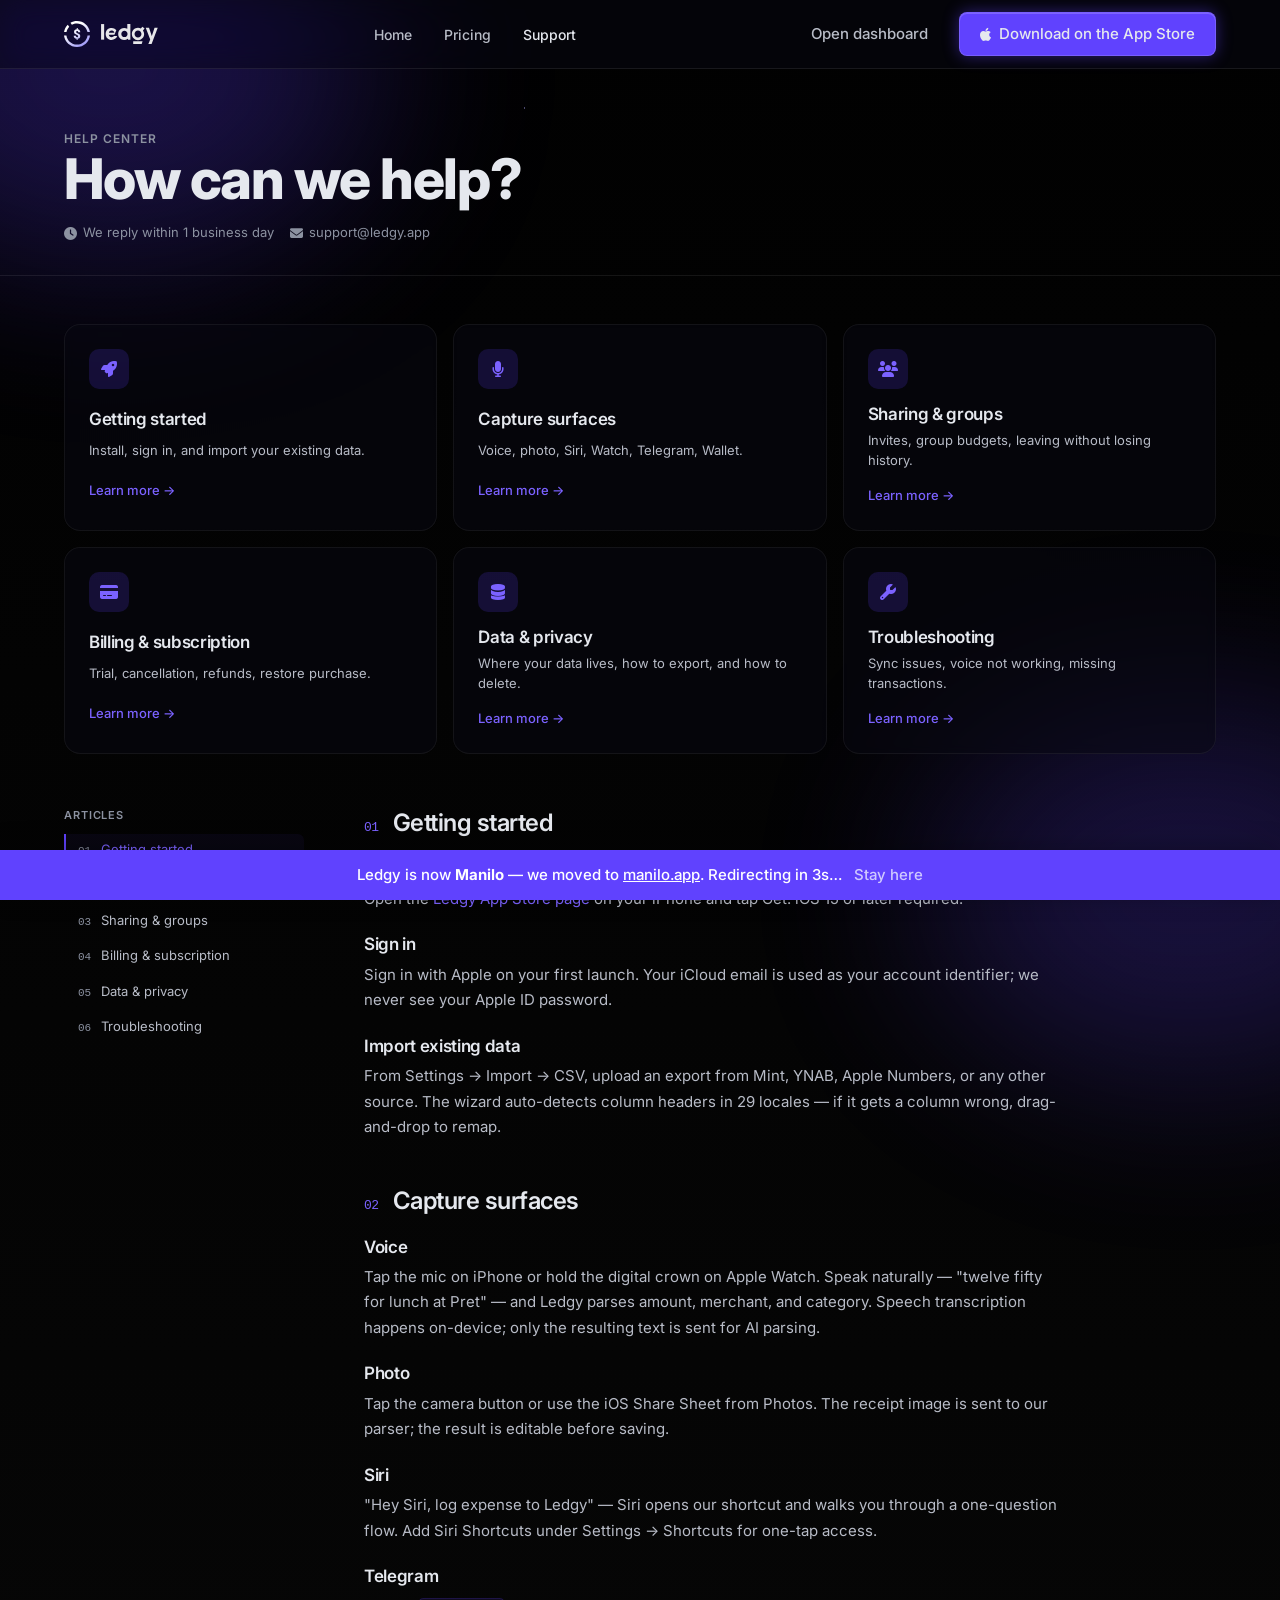
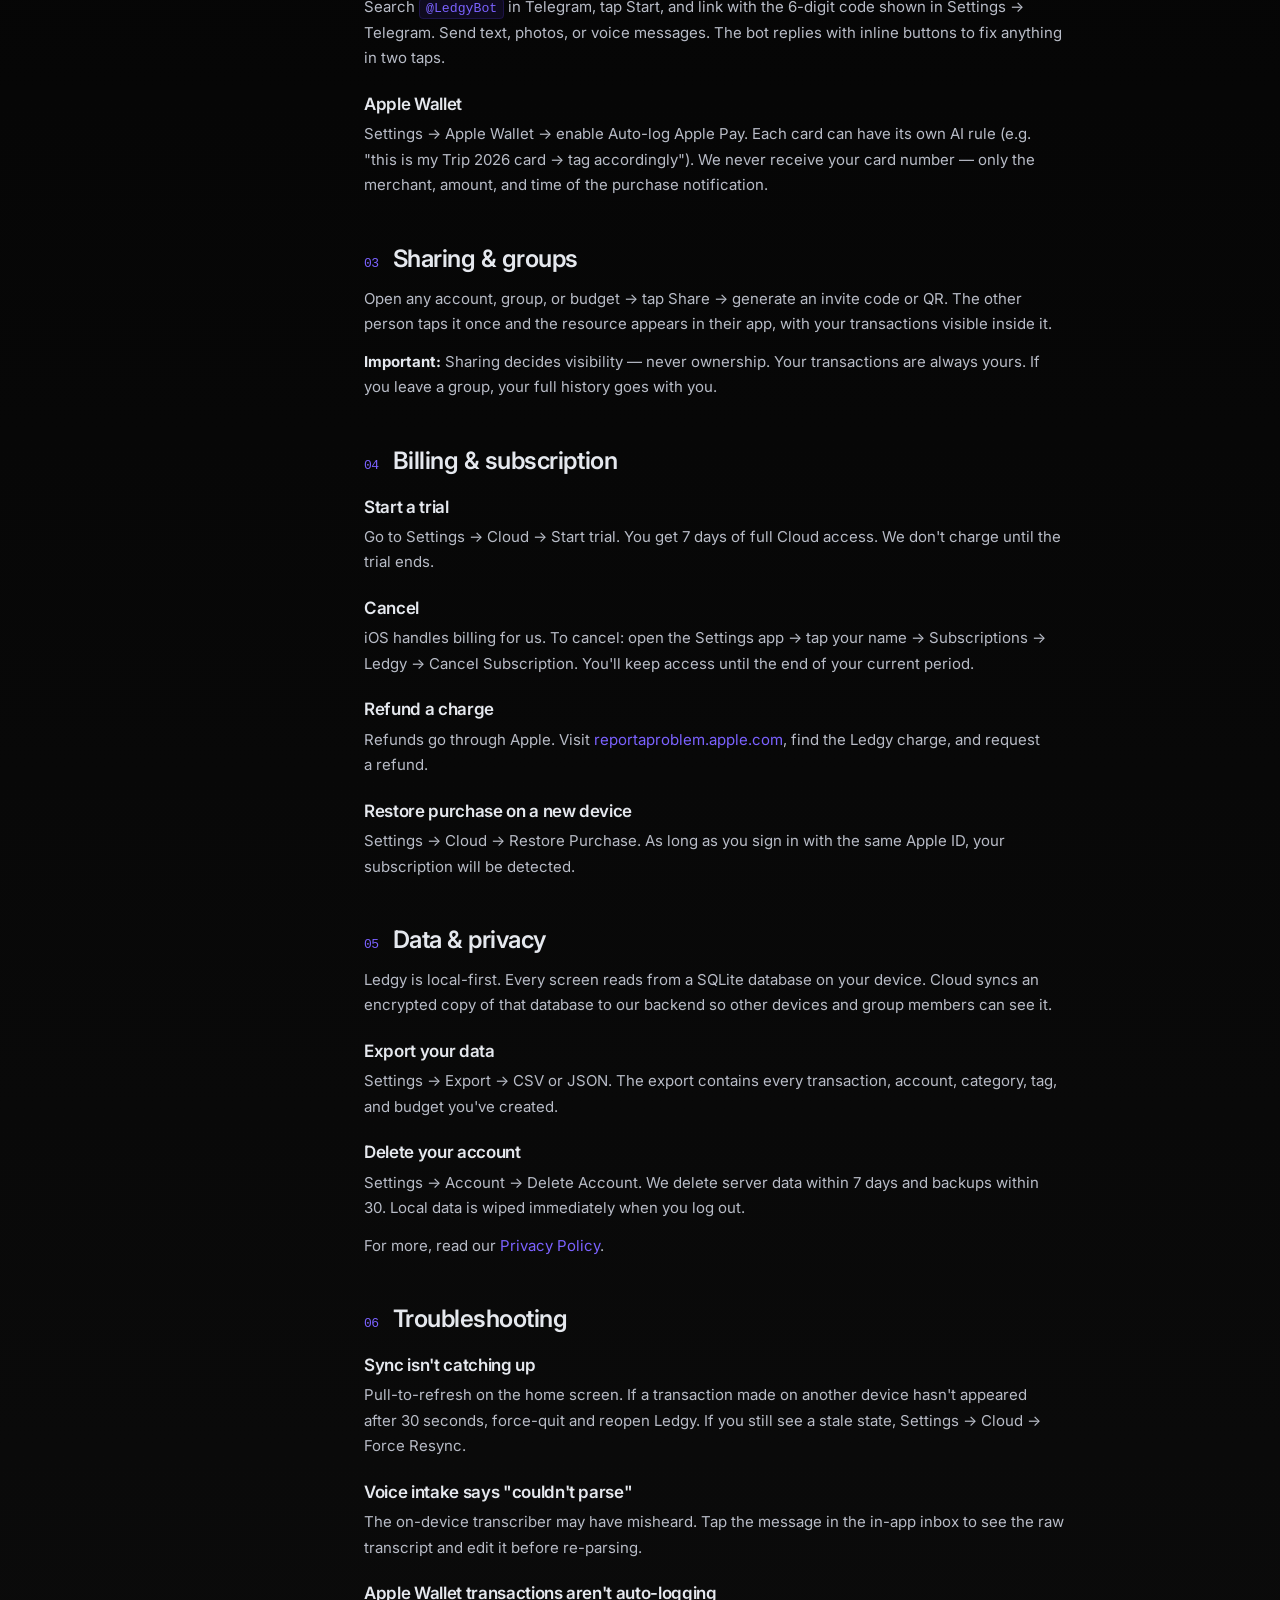
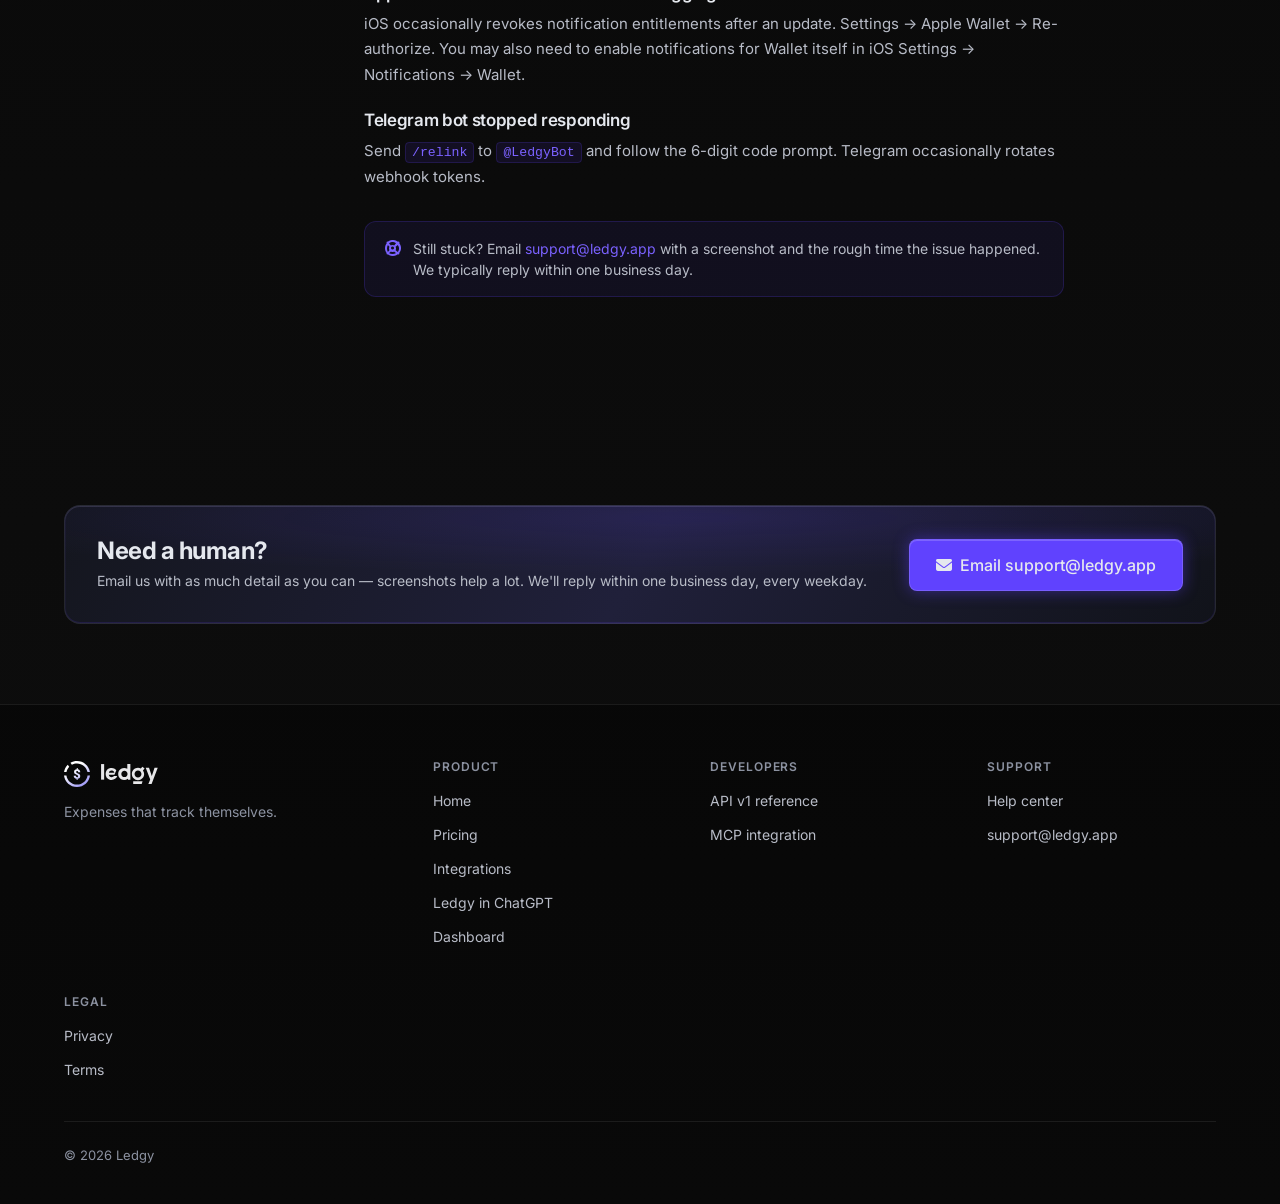
<file: support.html>
<!DOCTYPE html>
<html lang="en">
<head>
<meta charset="UTF-8">
<meta name="viewport" content="width=device-width, initial-scale=1.0">
<title>Support — Ledgy</title>
<meta name="description" content="Get help with Ledgy. FAQs, troubleshooting, voice expense logging tips, MCP integration support, and direct contact.">
<link rel="canonical" href="https://ledgy.app/support">
<link rel="alternate" hreflang="en" href="https://ledgy.app/support">
<link rel="alternate" hreflang="x-default" href="https://ledgy.app/support">
<meta name="apple-itunes-app" content="app-id=6761738170">
<meta name="theme-color" content="#0a0a14">
<meta property="og:site_name" content="Ledgy">
<meta property="og:title" content="Support — Ledgy">
<meta property="og:description" content="Help with Ledgy: voice logging, MCP integration, multi-currency, and contact.">
<meta property="og:image" content="https://ledgy.app/assets/og-image.png">
<meta property="og:type" content="website">
<meta property="og:url" content="https://ledgy.app/support">
<meta name="twitter:card" content="summary_large_image">
<meta name="twitter:image" content="https://ledgy.app/assets/og-image.png">
<link rel="icon" type="image/svg+xml" href="assets/ledgy-icon.svg">
<link rel="stylesheet" href="https://cdnjs.cloudflare.com/ajax/libs/font-awesome/6.5.1/css/all.min.css" crossorigin="anonymous">
<link rel="stylesheet" href="assets/site.css">
<link rel="stylesheet" href="assets/doc.css">
<script type="application/ld+json">
{
  "@context": "https://schema.org",
  "@type": "BreadcrumbList",
  "itemListElement": [
    { "@type": "ListItem", "position": 1, "name": "Home", "item": "https://ledgy.app/" },
    { "@type": "ListItem", "position": 2, "name": "Support", "item": "https://ledgy.app/support" }
  ]
}
</script>
<script type="application/ld+json">
{
  "@context": "https://schema.org",
  "@type": "FAQPage",
  "name": "Ledgy Help Center",
  "url": "https://ledgy.app/support",
  "mainEntity": [
    {
      "@type": "Question",
      "name": "Is Ledgy free?",
      "acceptedAnswer": {
        "@type": "Answer",
        "text": "Yes. Every solo-tracking feature is free forever — unlimited transactions, accounts, categories, budgets, multi-currency, CSV import and export, and receipts. Ledgy Cloud ($5.99/month or $39.99/year) adds AI voice and photo intake, multi-device sync, Siri shortcuts, Apple Watch logging, Telegram bot, Apple Wallet automation, web dashboard, family and group sharing, and MCP integration with Claude and ChatGPT."
      }
    },
    {
      "@type": "Question",
      "name": "Does Ledgy track multiple currencies?",
      "acceptedAnswer": {
        "@type": "Answer",
        "text": "Yes. Ledgy supports multi-currency accounts out of the box. Each account has its own currency. Exchange rates are refreshed daily from reliable sources (aligned with ECB data). Tap and hold any amount to see its equivalent in your primary currency. Trip mode makes it easy to switch when traveling abroad."
      }
    },
    {
      "@type": "Question",
      "name": "Can I log expenses by voice?",
      "acceptedAnswer": {
        "@type": "Answer",
        "text": "Yes — voice logging is a core Ledgy Cloud feature. Tap the mic on iPhone or hold the digital crown on Apple Watch and speak naturally: 'twelve fifty for lunch at Pret.' Ledgy parses amount, merchant, and category automatically. Speech transcription runs on-device using Apple's on-device speech recognizer; only the resulting text is sent to the AI for parsing. You can also trigger voice logging via Siri: 'Hey Siri, log expense to Ledgy.'"
      }
    },
    {
      "@type": "Question",
      "name": "Does Ledgy work offline?",
      "acceptedAnswer": {
        "@type": "Answer",
        "text": "Yes. Ledgy is offline-first. Every screen reads from a local SQLite database on your iPhone. New transactions appear instantly even with no internet connection. Cloud sync happens in the background when connectivity is restored."
      }
    },
    {
      "@type": "Question",
      "name": "Is Ledgy available on Android?",
      "acceptedAnswer": {
        "@type": "Answer",
        "text": "No. Ledgy is iOS-only at launch. An Android version is on the roadmap. Contact support@ledgy.app if you want to be notified when Android becomes available."
      }
    },
    {
      "@type": "Question",
      "name": "Does Ledgy show ads?",
      "acceptedAnswer": {
        "@type": "Answer",
        "text": "No. Ledgy has no ads, no data brokers, and no advertising tracking SDKs. The free plan is supported by the optional Cloud subscription, not by advertising revenue. Ledgy does not collect your Identifier for Advertisers (IDFA)."
      }
    },
    {
      "@type": "Question",
      "name": "Is Ledgy private? Does it sell my data?",
      "acceptedAnswer": {
        "@type": "Answer",
        "text": "Ledgy is local-first. Your transactions live on your iPhone in a local SQLite database. If you enable Cloud, an encrypted copy is synced to Ledgy servers hosted in Germany (Hetzner). Ledgy never sells your data, never uses it for advertising, and never uses it to train AI models. Voice audio is transcribed on-device and never stored. For full details, see the Privacy Policy at https://ledgy.app/privacy."
      }
    },
    {
      "@type": "Question",
      "name": "Does Ledgy split bills like Splitwise?",
      "acceptedAnswer": {
        "@type": "Answer",
        "text": "No. Ledgy does not calculate debt settlement or split amounts between people. What it does offer is shared spending visibility: when you join a shared group or account, all members can see each other's transactions as they happen. This is useful for household budgets and trips where everyone logs their own spending. If you need settlement math (who owes whom), Splitwise remains the right tool."
      }
    },
    {
      "@type": "Question",
      "name": "What is the Ledgy MCP server?",
      "acceptedAnswer": {
        "@type": "Answer",
        "text": "MCP stands for Model Context Protocol — an open standard that lets AI assistants like Claude, ChatGPT, and Cursor connect to external data sources. Ledgy runs an MCP server at https://api.ledgy.app/mcp. Once connected, you can ask your AI assistant questions like 'What did I spend on coffee last month?' or 'Am I on track for my groceries budget?' — and it answers from your real Ledgy data. The assistant only sees data it explicitly requests on your behalf. You can disconnect any time from the assistant's settings. MCP integration requires an active Ledgy Cloud subscription."
      }
    },
    {
      "@type": "Question",
      "name": "Does Ledgy work on Apple Watch?",
      "acceptedAnswer": {
        "@type": "Answer",
        "text": "Yes. Ledgy has a native Apple Watch app. Hold the digital crown, speak your expense — 'coffee four fifty' — and the transaction appears on your iPhone before you put your wrist down. Watch complications deep-link directly to the record screen. Apple Watch logging requires a Ledgy Cloud subscription."
      }
    },
    {
      "@type": "Question",
      "name": "How does multi-currency conversion work?",
      "acceptedAnswer": {
        "@type": "Answer",
        "text": "Each account in Ledgy has its own currency. You set a primary currency (e.g. USD) and Ledgy converts all foreign-currency balances and totals to your primary currency using daily-refreshed exchange rates. The rates are sourced from reliable financial data providers aligned with ECB reference rates. Tap and hold any amount to see a live conversion. In trip mode, your active travel account is highlighted at the top."
      }
    },
    {
      "@type": "Question",
      "name": "Can I import from CSV?",
      "acceptedAnswer": {
        "@type": "Answer",
        "text": "Yes. Ledgy's CSV import wizard auto-detects column headers in 29 locales, recognizes currency symbols, and maps category aliases automatically. If it gets a column wrong, you can drag and drop to remap before confirming. It works with exports from Mint, YNAB, Apple Numbers, and most other personal finance apps. Go to Settings → Import → CSV inside the Ledgy app."
      }
    },
    {
      "@type": "Question",
      "name": "What does Ledgy Cloud cost?",
      "acceptedAnswer": {
        "@type": "Answer",
        "text": "Ledgy Cloud costs $5.99 per month or $39.99 per year (equivalent to about $3.33 per month, saving 44% vs monthly). A 7-day free trial is included — you are not charged until the trial ends. Cancel any time from Settings → [Your Name] → Subscriptions on iPhone. Subscriptions are managed by Apple."
      }
    }
  ]
}
</script>
<script src="assets/analytics.js" defer></script>
</head>
<body data-screen-label="05 Support">
<a href="#main" class="skip-link">Skip to content</a>
<div class="starfield" aria-hidden="true"></div>

<header class="site-header">
  <div class="container site-header__inner">
    <a href="index.html" class="brand-lockup"><img src="assets/ledgy-icon.svg" alt="" class="brand-icon"><img src="assets/ledgy-logo.svg" alt="Ledgy" class="brand-word"></a>
    <nav class="site-nav" aria-label="Primary">
      <a href="index.html">Home</a>
      <a href="https://dashboard.ledgy.app/upgrade" target="_blank" rel="noopener noreferrer">Pricing</a>
      <a href="support.html" aria-current="page">Support</a>
    </nav>
    <div class="site-header__cta">
      <a class="btn btn--ghost" href="https://dashboard.ledgy.app" target="_blank" rel="noopener noreferrer">Open dashboard</a>
      <a class="btn btn--primary" href="https://apps.apple.com/app/id6761738170" target="_blank" rel="noopener noreferrer"><i class="fa-brands fa-apple"></i> Download on the App Store</a>
    </div>
  </div>
</header>

<main id="main">
<section class="doc-hero">
  <div class="container">
    <span class="t-eyebrow">Help center</span>
    <h1>How can we help?</h1>
    <p class="doc-meta">
      <span><i class="fa-solid fa-clock"></i> We reply within 1 business day</span>
      <span><i class="fa-solid fa-envelope"></i> <a href="mailto:support@ledgy.app">support@ledgy.app</a></span>
    </p>
  </div>
</section>

<div class="container">

<section style="margin-bottom: 56px;">
  <div class="support-grid">
    <a class="glass-flat support-card" href="#getting-started">
      <i class="fa-solid fa-rocket"></i>
      <h3>Getting started</h3>
      <p>Install, sign in, and import your existing data.</p>
      <span class="arrow">Learn more →</span>
    </a>
    <a class="glass-flat support-card" href="#capture">
      <i class="fa-solid fa-microphone"></i>
      <h3>Capture surfaces</h3>
      <p>Voice, photo, Siri, Watch, Telegram, Wallet.</p>
      <span class="arrow">Learn more →</span>
    </a>
    <a class="glass-flat support-card" href="#sharing">
      <i class="fa-solid fa-users"></i>
      <h3>Sharing &amp; groups</h3>
      <p>Invites, group budgets, leaving without losing history.</p>
      <span class="arrow">Learn more →</span>
    </a>
    <a class="glass-flat support-card" href="#billing">
      <i class="fa-solid fa-credit-card"></i>
      <h3>Billing &amp; subscription</h3>
      <p>Trial, cancellation, refunds, restore purchase.</p>
      <span class="arrow">Learn more →</span>
    </a>
    <a class="glass-flat support-card" href="#data">
      <i class="fa-solid fa-database"></i>
      <h3>Data &amp; privacy</h3>
      <p>Where your data lives, how to export, and how to delete.</p>
      <span class="arrow">Learn more →</span>
    </a>
    <a class="glass-flat support-card" href="#troubleshooting">
      <i class="fa-solid fa-wrench"></i>
      <h3>Troubleshooting</h3>
      <p>Sync issues, voice not working, missing transactions.</p>
      <span class="arrow">Learn more →</span>
    </a>
  </div>
</section>

<div class="doc">
  <aside class="doc__toc doc__toc--collapsible" aria-label="Table of contents">
    <h4>Articles</h4>
    <button class="doc__toc-toggle" type="button" aria-expanded="false" aria-controls="toc-list">
      <i class="fa-solid fa-bars"></i> Articles <i class="fa-solid fa-chevron-down doc__toc-chev"></i>
    </button>
    <ol id="toc-list">
      <li><a href="#getting-started">Getting started</a></li>
      <li><a href="#capture">Capture surfaces</a></li>
      <li><a href="#sharing">Sharing &amp; groups</a></li>
      <li><a href="#billing">Billing &amp; subscription</a></li>
      <li><a href="#data">Data &amp; privacy</a></li>
      <li><a href="#troubleshooting">Troubleshooting</a></li>
    </ol>
  </aside>

  <article class="doc__body">
    <section id="getting-started">
      <h2 data-num="01">Getting started</h2>

      <h3>Install Ledgy</h3>
      <p>Open the <a href="https://apps.apple.com/app/id6761738170" target="_blank" rel="noopener noreferrer">Ledgy App Store page</a> on your iPhone and tap Get. iOS 15 or later required.</p>

      <h3>Sign in</h3>
      <p>Sign in with Apple on your first launch. Your iCloud email is used as your account identifier; we never see your Apple ID password.</p>

      <h3>Import existing data</h3>
      <p>From Settings → Import → CSV, upload an export from Mint, YNAB, Apple Numbers, or any other source. The wizard auto-detects column headers in 29 locales — if it gets a column wrong, drag-and-drop to remap.</p>
    </section>

    <section id="capture">
      <h2 data-num="02">Capture surfaces</h2>

      <h3>Voice</h3>
      <p>Tap the mic on iPhone or hold the digital crown on Apple Watch. Speak naturally — "twelve fifty for lunch at Pret" — and Ledgy parses amount, merchant, and category. Speech transcription happens on-device; only the resulting text is sent for AI parsing.</p>

      <h3>Photo</h3>
      <p>Tap the camera button or use the iOS Share Sheet from Photos. The receipt image is sent to our parser; the result is editable before saving.</p>

      <h3>Siri</h3>
      <p>"Hey Siri, log expense to Ledgy" — Siri opens our shortcut and walks you through a one-question flow. Add Siri Shortcuts under Settings → Shortcuts for one-tap access.</p>

      <h3>Telegram</h3>
      <p>Search <code>@LedgyBot</code> in Telegram, tap Start, and link with the 6-digit code shown in Settings → Telegram. Send text, photos, or voice messages. The bot replies with inline buttons to fix anything in two taps.</p>

      <h3>Apple Wallet</h3>
      <p>Settings → Apple Wallet → enable Auto-log Apple Pay. Each card can have its own AI rule (e.g. "this is my Trip 2026 card → tag accordingly"). We never receive your card number — only the merchant, amount, and time of the purchase notification.</p>
    </section>

    <section id="sharing">
      <h2 data-num="03">Sharing &amp; groups</h2>
      <p>Open any account, group, or budget → tap Share → generate an invite code or QR. The other person taps it once and the resource appears in their app, with your transactions visible inside it.</p>
      <p><strong>Important:</strong> Sharing decides visibility — never ownership. Your transactions are always yours. If you leave a group, your full history goes with you.</p>
    </section>

    <section id="billing">
      <h2 data-num="04">Billing &amp; subscription</h2>

      <h3>Start a trial</h3>
      <p>Go to Settings → Cloud → Start trial. You get 7 days of full Cloud access. We don't charge until the trial ends.</p>

      <h3>Cancel</h3>
      <p>iOS handles billing for us. To cancel: open the Settings app → tap your name → Subscriptions → Ledgy → Cancel Subscription. You'll keep access until the end of your current period.</p>

      <h3>Refund a charge</h3>
      <p>Refunds go through Apple. Visit <a href="https://reportaproblem.apple.com" target="_blank" rel="noopener noreferrer">reportaproblem.apple.com</a>, find the Ledgy charge, and request a refund.</p>

      <h3>Restore purchase on a new device</h3>
      <p>Settings → Cloud → Restore Purchase. As long as you sign in with the same Apple ID, your subscription will be detected.</p>
    </section>

    <section id="data">
      <h2 data-num="05">Data &amp; privacy</h2>
      <p>Ledgy is local-first. Every screen reads from a SQLite database on your device. Cloud syncs an encrypted copy of that database to our backend so other devices and group members can see it.</p>

      <h3>Export your data</h3>
      <p>Settings → Export → CSV or JSON. The export contains every transaction, account, category, tag, and budget you've created.</p>

      <h3>Delete your account</h3>
      <p>Settings → Account → Delete Account. We delete server data within 7 days and backups within 30. Local data is wiped immediately when you log out.</p>

      <p>For more, read our <a href="privacy.html">Privacy Policy</a>.</p>
    </section>

    <section id="troubleshooting">
      <h2 data-num="06">Troubleshooting</h2>

      <h3>Sync isn't catching up</h3>
      <p>Pull-to-refresh on the home screen. If a transaction made on another device hasn't appeared after 30 seconds, force-quit and reopen Ledgy. If you still see a stale state, Settings → Cloud → Force Resync.</p>

      <h3>Voice intake says "couldn't parse"</h3>
      <p>The on-device transcriber may have misheard. Tap the message in the in-app inbox to see the raw transcript and edit it before re-parsing.</p>

      <h3>Apple Wallet transactions aren't auto-logging</h3>
      <p>iOS occasionally revokes notification entitlements after an update. Settings → Apple Wallet → Re-authorize. You may also need to enable notifications for Wallet itself in iOS Settings → Notifications → Wallet.</p>

      <h3>Telegram bot stopped responding</h3>
      <p>Send <code>/relink</code> to <code>@LedgyBot</code> and follow the 6-digit code prompt. Telegram occasionally rotates webhook tokens.</p>

      <div class="callout" style="margin-top: 32px;">
        <i class="fa-solid fa-life-ring"></i>
        <div>Still stuck? Email <a href="mailto:support@ledgy.app">support@ledgy.app</a> with a screenshot and the rough time the issue happened. We typically reply within one business day.</div>
      </div>
    </section>
  </article>
</div>

<section style="margin: 80px 0 40px;">
  <div class="glass contact-card">
    <div>
      <h2>Need a human?</h2>
      <p>Email us with as much detail as you can — screenshots help a lot. We'll reply within one business day, every weekday.</p>
    </div>
    <a class="btn btn--primary btn--lg" href="mailto:support@ledgy.app" data-cta="Email support" data-cta-position="support-contact">
      <i class="fa-solid fa-envelope"></i> Email support@ledgy.app
    </a>
  </div>
</section>
</div>
</main>

<footer class="site-footer">
  <div class="container">
    <div class="site-footer__grid">
      <div>
        <a href="index.html" class="brand-lockup" style="margin-bottom: 14px;"><img src="assets/ledgy-icon.svg" alt="" class="brand-icon"><img src="assets/ledgy-logo.svg" alt="Ledgy" class="brand-word"></a>
        <p class="site-footer__about">Expenses that track themselves.</p>
      </div>
      <div><h4>Product</h4><ul><li><a href="index.html">Home</a></li><li><a href="https://dashboard.ledgy.app/upgrade" target="_blank" rel="noopener noreferrer">Pricing</a></li><li><a href="integrations.html">Integrations</a></li><li><a href="chatgpt.html">Ledgy in ChatGPT</a></li><li><a href="https://dashboard.ledgy.app" target="_blank" rel="noopener noreferrer">Dashboard</a></li></ul></div>
      <div><h4>Developers</h4><ul><li><a href="api-v1.html">API v1 reference</a></li><li><a href="integrations.html">MCP integration</a></li></ul></div>
      <div><h4>Support</h4><ul><li><a href="support.html">Help center</a></li><li><a href="mailto:support@ledgy.app">support@ledgy.app</a></li></ul></div>
      <div><h4>Legal</h4><ul><li><a href="privacy.html">Privacy</a></li><li><a href="terms.html">Terms</a></li></ul></div>
    </div>
    <div class="site-footer__legal"><span>© 2026 Ledgy</span></div>
  </div>
</footer>

<script src="assets/site.js" defer></script>
<script src="assets/doc.js" defer></script>
<div id="moved-note" style="position:fixed;left:0;right:0;bottom:0;z-index:99999;background:#6042FE;color:#fff;font:500 15px/1.5 Inter,system-ui,sans-serif;padding:14px 20px;text-align:center;box-shadow:0 -4px 24px rgba(0,0,0,.25)">
  Ledgy is now <strong>Manilo</strong> — we moved to <a href="https://manilo.app" style="color:#fff;text-decoration:underline">manilo.app</a>. Redirecting in <span id="moved-count">5</span>s… <a href="#" onclick="clearInterval(window.__mv);document.getElementById('moved-note').remove();return false" style="color:#cfc9ff;margin-left:8px">Stay here</a>
</div>
<script>
(function(){var n=5,c=document.getElementById('moved-count');
window.__mv=setInterval(function(){n--;if(c)c.textContent=n;
if(n<=0){clearInterval(window.__mv);location.replace('https://manilo.app'+location.pathname+location.search+location.hash);}},1000);})();
</script>
</body>
</html>
</file>
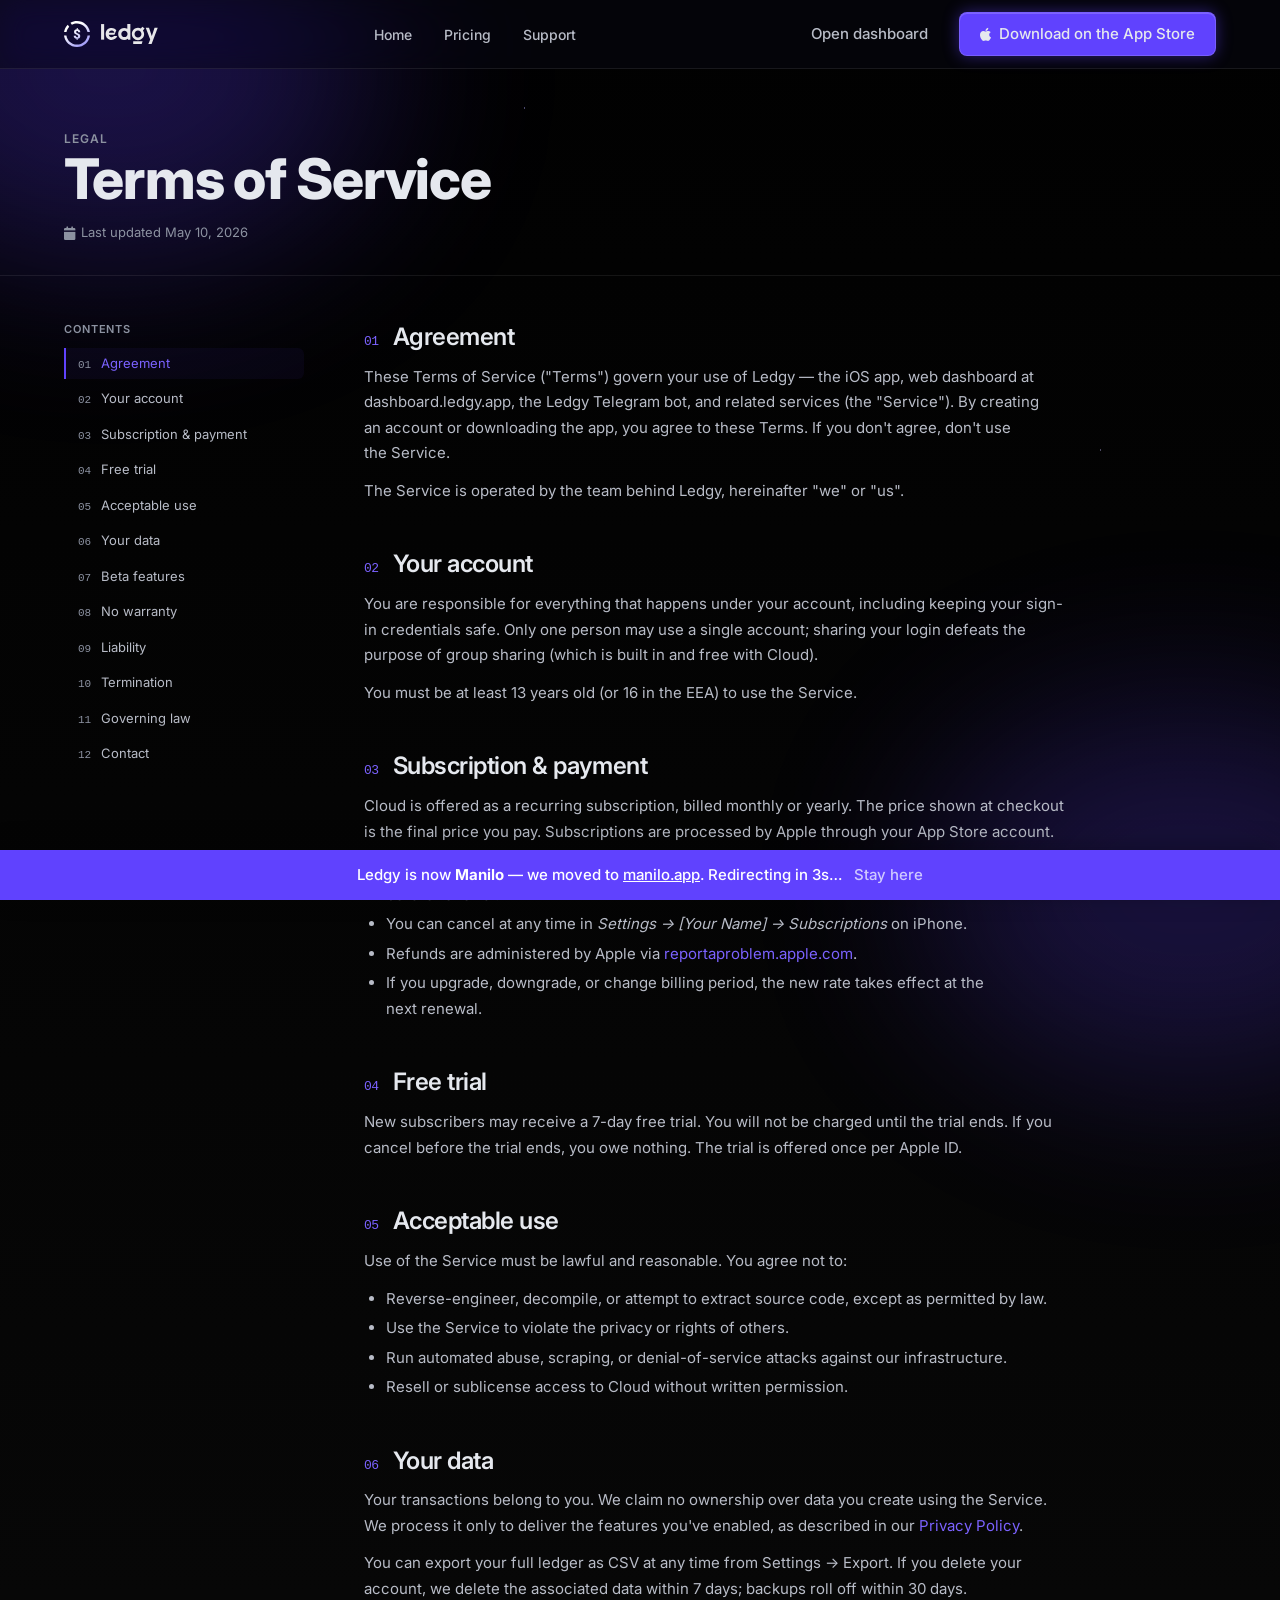
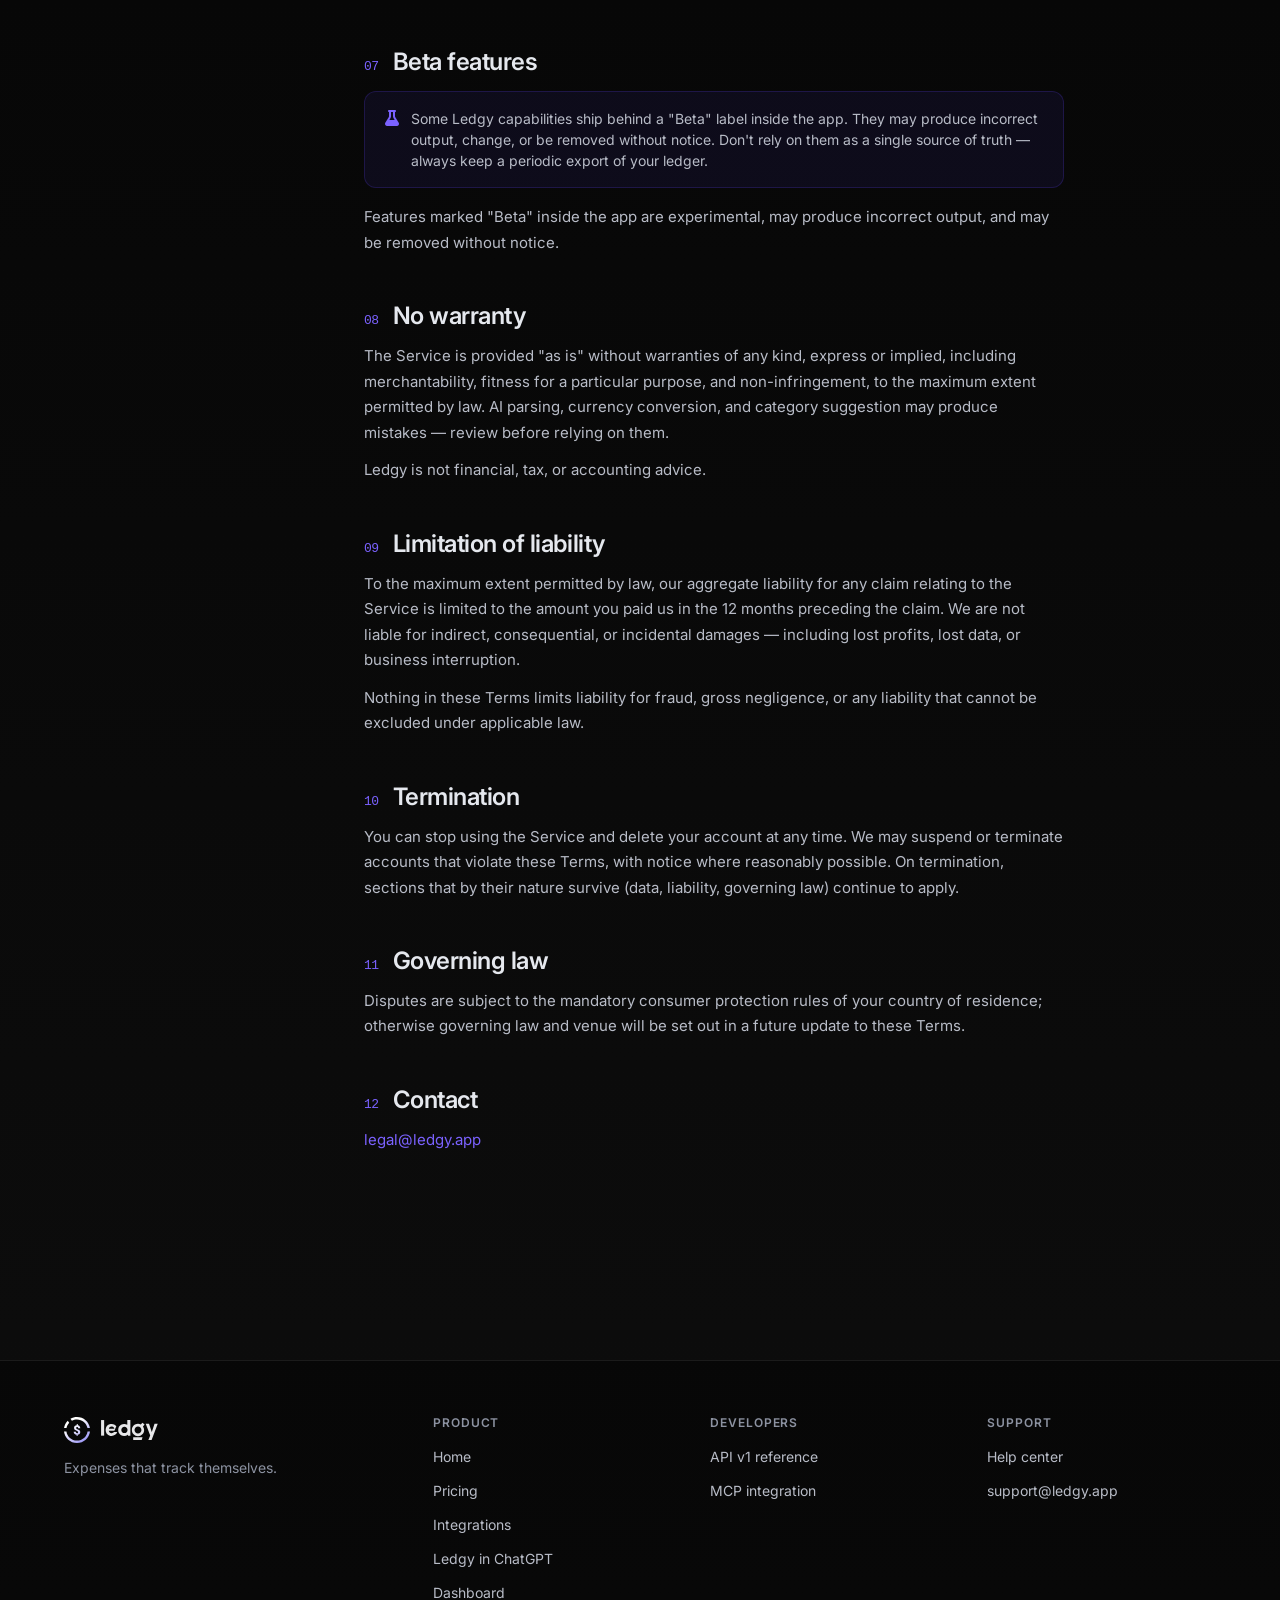
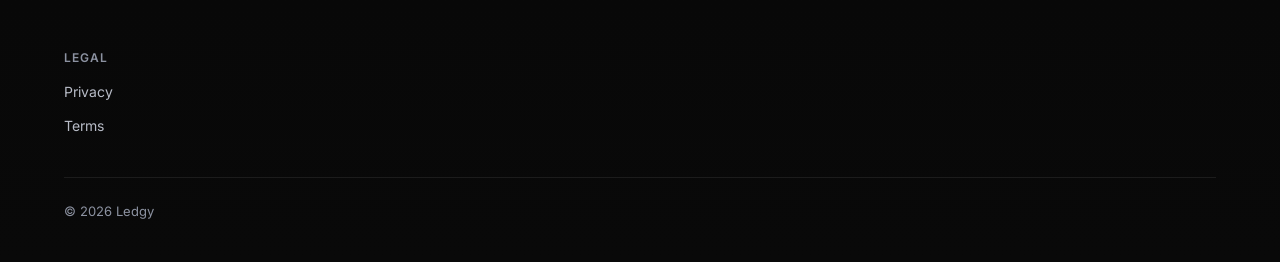
<file: terms.html>
<!DOCTYPE html>
<html lang="en">
<head>
<meta charset="UTF-8">
<meta name="viewport" content="width=device-width, initial-scale=1.0">
<title>Terms of Service — Ledgy</title>
<meta name="description" content="Terms of Service for Ledgy expense tracker.">
<link rel="canonical" href="https://ledgy.app/terms">
<link rel="alternate" hreflang="en" href="https://ledgy.app/terms">
<link rel="alternate" hreflang="x-default" href="https://ledgy.app/terms">
<meta name="apple-itunes-app" content="app-id=6761738170">
<meta name="theme-color" content="#0a0a14">
<meta property="og:site_name" content="Ledgy">
<meta property="og:title" content="Terms of Service — Ledgy">
<meta property="og:description" content="Terms of Service for Ledgy expense tracker.">
<meta property="og:image" content="https://ledgy.app/assets/og-image.png">
<meta property="og:type" content="website">
<meta property="og:url" content="https://ledgy.app/terms">
<meta name="twitter:card" content="summary_large_image">
<meta name="twitter:image" content="https://ledgy.app/assets/og-image.png">
<link rel="icon" type="image/svg+xml" href="assets/ledgy-icon.svg">
<link rel="stylesheet" href="https://cdnjs.cloudflare.com/ajax/libs/font-awesome/6.5.1/css/all.min.css" crossorigin="anonymous">
<link rel="stylesheet" href="assets/site.css">
<link rel="stylesheet" href="assets/doc.css">
<script type="application/ld+json">
{
  "@context": "https://schema.org",
  "@type": "BreadcrumbList",
  "itemListElement": [
    { "@type": "ListItem", "position": 1, "name": "Home", "item": "https://ledgy.app/" },
    { "@type": "ListItem", "position": 2, "name": "Terms of Service", "item": "https://ledgy.app/terms" }
  ]
}
</script>
<script src="assets/analytics.js" defer></script>
</head>
<body data-screen-label="04 Terms">
<a href="#main" class="skip-link">Skip to content</a>
<div class="starfield" aria-hidden="true"></div>

<header class="site-header">
  <div class="container site-header__inner">
    <a href="index.html" class="brand-lockup"><img src="assets/ledgy-icon.svg" alt="" class="brand-icon"><img src="assets/ledgy-logo.svg" alt="Ledgy" class="brand-word"></a>
    <nav class="site-nav" aria-label="Primary">
      <a href="index.html">Home</a>
      <a href="https://dashboard.ledgy.app/upgrade" target="_blank" rel="noopener noreferrer">Pricing</a>
      <a href="support.html">Support</a>
    </nav>
    <div class="site-header__cta">
      <a class="btn btn--ghost" href="https://dashboard.ledgy.app" target="_blank" rel="noopener noreferrer">Open dashboard</a>
      <a class="btn btn--primary" href="https://apps.apple.com/app/id6761738170" target="_blank" rel="noopener noreferrer"><i class="fa-brands fa-apple"></i> Download on the App Store</a>
    </div>
  </div>
</header>

<main id="main">
<section class="doc-hero">
  <div class="container">
    <span class="t-eyebrow">Legal</span>
    <h1>Terms of Service</h1>
    <p class="doc-meta">
      <span><i class="fa-solid fa-calendar"></i> Last updated May 10, 2026</span>

    </p>
  </div>
</section>

<div class="container">
<div class="doc">
  <aside class="doc__toc doc__toc--collapsible" aria-label="Table of contents">
    <h4>Contents</h4>
    <button class="doc__toc-toggle" type="button" aria-expanded="false" aria-controls="toc-list">
      <i class="fa-solid fa-bars"></i> Contents <i class="fa-solid fa-chevron-down doc__toc-chev"></i>
    </button>
    <ol id="toc-list">
      <li><a href="#agreement">Agreement</a></li>
      <li><a href="#account">Your account</a></li>
      <li><a href="#subscription">Subscription &amp; payment</a></li>
      <li><a href="#trial">Free trial</a></li>
      <li><a href="#use">Acceptable use</a></li>
      <li><a href="#data">Your data</a></li>
      <li><a href="#beta">Beta features</a></li>
      <li><a href="#warranty">No warranty</a></li>
      <li><a href="#liability">Liability</a></li>
      <li><a href="#termination">Termination</a></li>
      <li><a href="#law">Governing law</a></li>
      <li><a href="#contact">Contact</a></li>
    </ol>
  </aside>

  <article class="doc__body">
    <section id="agreement">
      <h2 data-num="01">Agreement</h2>
      <p>These Terms of Service ("Terms") govern your use of Ledgy — the iOS app, web dashboard at dashboard.ledgy.app, the Ledgy Telegram bot, and related services (the "Service"). By creating an account or downloading the app, you agree to these Terms. If you don't agree, don't use the Service.</p>
      <p>The Service is operated by the team behind Ledgy, hereinafter "we" or "us".</p>
    </section>

    <section id="account">
      <h2 data-num="02">Your account</h2>
      <p>You are responsible for everything that happens under your account, including keeping your sign-in credentials safe. Only one person may use a single account; sharing your login defeats the purpose of group sharing (which is built in and free with Cloud).</p>
      <p>You must be at least 13 years old (or 16 in the EEA) to use the Service.</p>
    </section>

    <section id="subscription">
      <h2 data-num="03">Subscription &amp; payment</h2>
      <p>Cloud is offered as a recurring subscription, billed monthly or yearly. The price shown at checkout is the final price you pay. Subscriptions are processed by Apple through your App Store account.</p>
      <ul>
        <li>Your subscription auto-renews at the end of each period unless cancelled at least 24 hours before renewal.</li>
        <li>You can cancel at any time in <em>Settings → [Your Name] → Subscriptions</em> on iPhone.</li>
        <li>Refunds are administered by Apple via <a href="https://reportaproblem.apple.com" target="_blank" rel="noopener noreferrer">reportaproblem.apple.com</a>.</li>
        <li>If you upgrade, downgrade, or change billing period, the new rate takes effect at the next renewal.</li>
      </ul>
    </section>

    <section id="trial">
      <h2 data-num="04">Free trial</h2>
      <p>New subscribers may receive a 7-day free trial. You will not be charged until the trial ends. If you cancel before the trial ends, you owe nothing. The trial is offered once per Apple ID.</p>
    </section>

    <section id="use">
      <h2 data-num="05">Acceptable use</h2>
      <p>Use of the Service must be lawful and reasonable. You agree not to:</p>
      <ul>
        <li>Reverse-engineer, decompile, or attempt to extract source code, except as permitted by law.</li>
        <li>Use the Service to violate the privacy or rights of others.</li>
        <li>Run automated abuse, scraping, or denial-of-service attacks against our infrastructure.</li>
        <li>Resell or sublicense access to Cloud without written permission.</li>
      </ul>
    </section>

    <section id="data">
      <h2 data-num="06">Your data</h2>
      <p>Your transactions belong to you. We claim no ownership over data you create using the Service. We process it only to deliver the features you've enabled, as described in our <a href="privacy.html">Privacy Policy</a>.</p>
      <p>You can export your full ledger as CSV at any time from Settings → Export. If you delete your account, we delete the associated data within 7 days; backups roll off within 30 days.</p>
    </section>

    <section id="beta">
      <h2 data-num="07">Beta features</h2>
      <div class="callout">
        <i class="fa-solid fa-flask"></i>
        <div>Some Ledgy capabilities ship behind a "Beta" label inside the app. They may produce incorrect output, change, or be removed without notice. Don't rely on them as a single source of truth — always keep a periodic export of your ledger.</div>
      </div>
      <p>Features marked "Beta" inside the app are experimental, may produce incorrect output, and may be removed without notice.</p>
    </section>

    <section id="warranty">
      <h2 data-num="08">No warranty</h2>
      <p>The Service is provided "as is" without warranties of any kind, express or implied, including merchantability, fitness for a particular purpose, and non-infringement, to the maximum extent permitted by law. AI parsing, currency conversion, and category suggestion may produce mistakes — review before relying on them.</p>
      <p>Ledgy is not financial, tax, or accounting advice.</p>
    </section>

    <section id="liability">
      <h2 data-num="09">Limitation of liability</h2>
      <p>To the maximum extent permitted by law, our aggregate liability for any claim relating to the Service is limited to the amount you paid us in the 12 months preceding the claim. We are not liable for indirect, consequential, or incidental damages — including lost profits, lost data, or business interruption.</p>
      <p>Nothing in these Terms limits liability for fraud, gross negligence, or any liability that cannot be excluded under applicable law.</p>
    </section>

    <section id="termination">
      <h2 data-num="10">Termination</h2>
      <p>You can stop using the Service and delete your account at any time. We may suspend or terminate accounts that violate these Terms, with notice where reasonably possible. On termination, sections that by their nature survive (data, liability, governing law) continue to apply.</p>
    </section>

    <section id="law">
      <h2 data-num="11">Governing law</h2>
      <p>Disputes are subject to the mandatory consumer protection rules of your country of residence; otherwise governing law and venue will be set out in a future update to these Terms.</p>
    </section>

    <section id="contact">
      <h2 data-num="12">Contact</h2>
      <p><a href="mailto:legal@ledgy.app">legal@ledgy.app</a></p>
    </section>
  </article>
</div>
</div>
</main>

<footer class="site-footer">
  <div class="container">
    <div class="site-footer__grid">
      <div>
        <a href="index.html" class="brand-lockup" style="margin-bottom: 14px;"><img src="assets/ledgy-icon.svg" alt="" class="brand-icon"><img src="assets/ledgy-logo.svg" alt="Ledgy" class="brand-word"></a>
        <p class="site-footer__about">Expenses that track themselves.</p>
      </div>
      <div><h4>Product</h4><ul><li><a href="index.html">Home</a></li><li><a href="https://dashboard.ledgy.app/upgrade" target="_blank" rel="noopener noreferrer">Pricing</a></li><li><a href="integrations.html">Integrations</a></li><li><a href="chatgpt.html">Ledgy in ChatGPT</a></li><li><a href="https://dashboard.ledgy.app" target="_blank" rel="noopener noreferrer">Dashboard</a></li></ul></div>
      <div><h4>Developers</h4><ul><li><a href="api-v1.html">API v1 reference</a></li><li><a href="integrations.html">MCP integration</a></li></ul></div>
      <div><h4>Support</h4><ul><li><a href="support.html">Help center</a></li><li><a href="mailto:support@ledgy.app">support@ledgy.app</a></li></ul></div>
      <div><h4>Legal</h4><ul><li><a href="privacy.html">Privacy</a></li><li><a href="terms.html">Terms</a></li></ul></div>
    </div>
    <div class="site-footer__legal"><span>© 2026 Ledgy</span></div>
  </div>
</footer>

<script src="assets/site.js" defer></script>
<script src="assets/doc.js" defer></script>
<div id="moved-note" style="position:fixed;left:0;right:0;bottom:0;z-index:99999;background:#6042FE;color:#fff;font:500 15px/1.5 Inter,system-ui,sans-serif;padding:14px 20px;text-align:center;box-shadow:0 -4px 24px rgba(0,0,0,.25)">
  Ledgy is now <strong>Manilo</strong> — we moved to <a href="https://manilo.app" style="color:#fff;text-decoration:underline">manilo.app</a>. Redirecting in <span id="moved-count">5</span>s… <a href="#" onclick="clearInterval(window.__mv);document.getElementById('moved-note').remove();return false" style="color:#cfc9ff;margin-left:8px">Stay here</a>
</div>
<script>
(function(){var n=5,c=document.getElementById('moved-count');
window.__mv=setInterval(function(){n--;if(c)c.textContent=n;
if(n<=0){clearInterval(window.__mv);location.replace('https://manilo.app'+location.pathname+location.search+location.hash);}},1000);})();
</script>
</body>
</html>
</file>
<file: assets/site.css>
/* Ledgy marketing site — shared styles. Tokens mirror the in-product design system. */

@font-face {
  font-family: "Inter";
  src: url("./Inter.ttf") format("truetype-variations"),
       url("./Inter.ttf") format("truetype");
  font-weight: 100 900;
  font-style: normal;
  font-display: swap;
}

:root {
  --primary: #6042FE;
  --primary-light: #7B62FF;
  --primary-dark: #3E2D99;
  --primary-glow: rgba(96, 65, 255, 0.5);

  --app-bg-start: #010101;
  --app-bg-end: #0E0E0E;
  --background: #11131A;
  --card: #191C24;
  --muted: #222630;
  --muted-foreground: #8C92A1;
  --foreground: #E5E8EE;
  --foreground-dim: #B8BCC7;
  --border: #2F3441;
  --border-soft: rgba(255, 255, 255, 0.08);
  --border-bright: rgba(255, 255, 255, 0.15);

  --success: #2BC470;
  --destructive: #F25543;
  --expense: #FF6B6B;
  --warning: #F4A621;

  --radius-sm: 8px;
  --radius-md: 12px;
  --radius-lg: 16px;
  --radius-pill: 300px;

  --shadow-button: 0 0 16px rgba(96, 65, 255, 0.45);
  --shadow-destructive: 0 0 16px rgba(255, 80, 80, 0.45);
  --focus-ring: 0 0 0 3px rgba(96, 65, 255, 0.25);

  --ease: cubic-bezier(0.32, 0.72, 0.4, 1);

  --container: 1200px;
  --content: 1080px;
  --prose: 720px;
}

* { box-sizing: border-box; }

html, body {
  margin: 0;
  padding: 0;
  background: var(--app-bg-end);
  color: var(--foreground);
  font-family: "Inter", -apple-system, BlinkMacSystemFont, "Segoe UI", system-ui, sans-serif;
  font-size: 16px;
  line-height: 1.5;
  font-weight: 400;
  -webkit-font-smoothing: antialiased;
  -moz-osx-font-smoothing: grayscale;
  text-rendering: optimizeLegibility;
}

body {
  min-height: 100vh;
  background:
    linear-gradient(180deg, var(--app-bg-start) 0%, var(--app-bg-end) 100%);
  position: relative;
  overflow-x: hidden;
}

/* Ambient corner glows — fixed, behind everything. */
body::before,
body::after {
  content: "";
  position: fixed;
  pointer-events: none;
  z-index: 0;
  filter: blur(94px);
  background: var(--primary-glow);
  opacity: 0.55;
}
body::before {
  top: -120px;
  left: -160px;
  width: 540px;
  height: 380px;
  border-radius: 50%;
}
body::after {
  bottom: -180px;
  right: -180px;
  width: 540px;
  height: 380px;
  border-radius: 50%;
  opacity: 0.45;
}

/* Faint star field — pure CSS dots. */
.starfield {
  position: fixed;
  inset: 0;
  pointer-events: none;
  z-index: 0;
  background-image:
    radial-gradient(1px 1px at 12% 18%, rgba(255,255,255,0.55) 50%, transparent 51%),
    radial-gradient(1px 1px at 22% 62%, rgba(255,255,255,0.35) 50%, transparent 51%),
    radial-gradient(1.5px 1.5px at 41% 12%, rgba(180,170,255,0.6) 50%, transparent 51%),
    radial-gradient(1px 1px at 56% 78%, rgba(255,255,255,0.4) 50%, transparent 51%),
    radial-gradient(1px 1px at 70% 30%, rgba(255,255,255,0.45) 50%, transparent 51%),
    radial-gradient(1.5px 1.5px at 86% 50%, rgba(200,190,255,0.55) 50%, transparent 51%),
    radial-gradient(1px 1px at 92% 84%, rgba(255,255,255,0.4) 50%, transparent 51%),
    radial-gradient(1px 1px at 8% 88%, rgba(255,255,255,0.4) 50%, transparent 51%),
    radial-gradient(1px 1px at 33% 92%, rgba(255,255,255,0.35) 50%, transparent 51%),
    radial-gradient(1px 1px at 64% 8%, rgba(255,255,255,0.5) 50%, transparent 51%);
  background-size: 100% 100%;
  opacity: 0.7;
}

main, header, footer { position: relative; z-index: 1; }

/* Layout helpers */
.container {
  width: 100%;
  max-width: var(--container);
  margin-inline: auto;
  padding-inline: 24px;
}
.container-narrow {
  width: 100%;
  max-width: var(--content);
  margin-inline: auto;
  padding-inline: 24px;
}
.prose-container {
  width: 100%;
  max-width: calc(var(--prose) + 48px);
  margin-inline: auto;
  padding-inline: 24px;
}

/* Type */
h1, h2, h3, h4 {
  font-family: "Inter", system-ui, sans-serif;
  font-weight: 700;
  letter-spacing: -0.02em;
  line-height: 1.08;
  margin: 0;
  color: var(--foreground);
  text-wrap: balance;
}
h1 { font-size: clamp(40px, 6vw, 68px); font-weight: 800; }
h2 { font-size: clamp(30px, 3.6vw, 44px); }
h3 { font-size: clamp(20px, 1.8vw, 24px); font-weight: 600; }
p { margin: 0; color: var(--foreground-dim); }
a { color: inherit; text-decoration: none; }

.t-eyebrow {
  font-size: 12px;
  font-weight: 600;
  letter-spacing: 0.08em;
  text-transform: uppercase;
  color: var(--muted-foreground);
}

.t-muted { color: var(--muted-foreground); }
.t-dim { color: var(--foreground-dim); }
.t-mono {
  font-family: "SF Mono", "Fira Code", ui-monospace, monospace;
}

.gradient-text {
  background: linear-gradient(135deg, #FFFFFF 30%, #7B62FF 100%);
  -webkit-background-clip: text;
  background-clip: text;
  -webkit-text-fill-color: transparent;
  color: transparent;
}

/* Pill badge */
.pill {
  display: inline-flex;
  align-items: center;
  gap: 8px;
  padding: 6px 14px;
  border-radius: var(--radius-pill);
  background: linear-gradient(180deg, rgba(255,255,255,0.12) 0%, rgba(255,255,255,0.04) 100%);
  border: 1px solid rgba(255,255,255,0.10);
  backdrop-filter: blur(6px);
  -webkit-backdrop-filter: blur(6px);
  font-size: 12px;
  font-weight: 600;
  letter-spacing: 0.04em;
  color: var(--foreground);
}
.pill .dot {
  width: 6px; height: 6px; border-radius: 50%;
  background: var(--primary-light);
  box-shadow: 0 0 8px var(--primary-light);
  animation: pulse 1.8s ease infinite;
}
.pill--success .dot { background: var(--success); box-shadow: 0 0 8px var(--success); }
.pill--save {
  background: linear-gradient(180deg, rgba(43,196,112,0.18), rgba(43,196,112,0.06));
  color: var(--success);
  border-color: rgba(43,196,112,0.35);
}

@keyframes pulse {
  0%, 100% { transform: scale(1); opacity: 1; }
  50% { transform: scale(0.85); opacity: 0.5; }
}

/* Buttons */
.btn {
  display: inline-flex;
  align-items: center;
  justify-content: center;
  gap: 8px;
  height: 44px;
  padding: 0 20px;
  border-radius: var(--radius-sm);
  font-family: inherit;
  font-size: 15px;
  font-weight: 500;
  border: 1px solid transparent;
  cursor: pointer;
  transition: all 0.15s ease-in-out;
  white-space: nowrap;
  text-decoration: none;
  color: var(--foreground);
}
.btn:focus-visible { outline: none; box-shadow: var(--focus-ring); }

.btn--primary {
  background: var(--primary);
  border-color: rgba(255,255,255,0.15);
  box-shadow: var(--shadow-button), inset 0 1px 0 rgba(255,255,255,0.18);
  backdrop-filter: blur(10px);
  -webkit-backdrop-filter: blur(10px);
}
.btn--primary:hover { background: var(--primary-light); }

.btn--secondary {
  background: linear-gradient(180deg, rgba(255,255,255,0.10) 0%, rgba(255,255,255,0.03) 100%);
  border-color: rgba(255,255,255,0.10);
  backdrop-filter: blur(6px);
  -webkit-backdrop-filter: blur(6px);
  color: var(--foreground);
}
.btn--secondary:hover {
  background: linear-gradient(180deg, rgba(255,255,255,0.14) 0%, rgba(255,255,255,0.06) 100%);
}

.btn--ghost {
  background: transparent;
  border-color: transparent;
  color: var(--foreground-dim);
}
.btn--ghost:hover { color: var(--foreground); background: rgba(255,255,255,0.04); }

.btn--lg { height: 52px; padding: 0 26px; font-size: 16px; }
.btn--block { width: 100%; }

/* Glass card */
.glass {
  position: relative;
  border-radius: var(--radius-lg);
  background:
    radial-gradient(120% 80% at 55% 10%, rgba(96,65,255,0.12) 0%, transparent 60%),
    linear-gradient(120deg, #14161E 0%, #20203A 50%, #11131A 100%);
  border: 1px solid rgba(255,255,255,0.08);
  backdrop-filter: blur(10px);
  -webkit-backdrop-filter: blur(10px);
  box-shadow:
    inset 0 1px 0 rgba(255,255,255,0.10),
    inset 0 0 0 1px rgba(96,65,255,0.06),
    inset 0 -1px 0 rgba(96,65,255,0.10);
}

.glass-flat {
  border-radius: var(--radius-lg);
  background: rgba(8, 8, 18, 0.5);
  border: 1px solid rgba(255,255,255,0.06);
  backdrop-filter: blur(6px);
  -webkit-backdrop-filter: blur(6px);
}

/* ========== Header ========== */
.site-header {
  position: sticky;
  top: 0;
  z-index: 50;
  background: rgba(8, 8, 18, 0.55);
  backdrop-filter: blur(14px) saturate(160%);
  -webkit-backdrop-filter: blur(14px) saturate(160%);
  border-bottom: 1px solid var(--border-soft);
}
.site-header__inner {
  display: flex;
  align-items: center;
  justify-content: space-between;
  height: 68px;
}
.brand-lockup {
  display: inline-flex;
  align-items: center;
  gap: 10px;
  font-weight: 700;
  letter-spacing: -0.02em;
}
.brand-lockup img.brand-icon { height: 26px; width: auto; }
.brand-lockup img.brand-word { height: 22px; width: auto; }

.site-nav {
  display: flex;
  align-items: center;
  gap: 4px;
}
.site-nav a {
  padding: 8px 14px;
  font-size: 14px;
  font-weight: 500;
  color: var(--foreground-dim);
  border-radius: 8px;
  transition: all 0.15s ease;
}
.site-nav a:hover { color: var(--foreground); background: rgba(255,255,255,0.04); }
.site-nav a[aria-current="page"] { color: var(--foreground); }

.site-header__cta {
  display: flex;
  align-items: center;
  gap: 10px;
}

@media (max-width: 760px) {
  .site-nav { display: none; }
  .site-header__cta .btn--ghost { display: none; }
  .site-header__inner { height: 60px; }
}
@media (max-width: 480px) {
  .site-header__cta .btn--primary {
    font-size: 0;
    gap: 0;
    padding: 0 14px;
    min-width: 44px;
  }
  .site-header__cta .btn--primary i { font-size: 16px; }
  .brand-lockup img.brand-icon { height: 24px; }
  .brand-lockup img.brand-word { height: 20px; }
}

/* ========== Footer ========== */
.site-footer {
  margin-top: 80px;
  padding: 56px 0 40px;
  border-top: 1px solid var(--border-soft);
  background: rgba(0,0,0,0.35);
}
.site-footer__grid {
  display: grid;
  grid-template-columns: 1.4fr 1fr 1fr 1fr;
  gap: 48px;
  margin-bottom: 40px;
}
.site-footer h4 {
  font-size: 12px;
  font-weight: 600;
  letter-spacing: 0.08em;
  text-transform: uppercase;
  color: var(--muted-foreground);
  margin-bottom: 14px;
}
.site-footer ul { list-style: none; padding: 0; margin: 0; display: grid; gap: 10px; }
.site-footer a {
  color: var(--foreground-dim);
  font-size: 14px;
  transition: color 0.15s ease;
}
.site-footer a:hover { color: var(--foreground); }
.site-footer__about { color: var(--muted-foreground); font-size: 14px; max-width: 280px; }
.site-footer__legal {
  border-top: 1px solid var(--border-soft);
  padding-top: 24px;
  display: flex;
  align-items: center;
  justify-content: space-between;
  gap: 16px;
  color: var(--muted-foreground);
  font-size: 13px;
}
.site-footer__legal-links { display: flex; gap: 18px; flex-wrap: wrap; }

@media (max-width: 760px) {
  .site-footer__grid { grid-template-columns: 1fr 1fr; gap: 32px; }
  .site-footer__about { grid-column: 1 / -1; max-width: none; }
  .site-footer__legal { flex-direction: column; align-items: flex-start; }
}

/* Section spacing */
.section { padding: 96px 0; }
.section--tight { padding: 64px 0; }
@media (max-width: 760px) { .section { padding: 64px 0; } .section--tight { padding: 40px 0; } }

.section__head {
  text-align: center;
  max-width: 720px;
  margin: 0 auto 48px;
  display: grid;
  gap: 14px;
}
.section__head p { color: var(--foreground-dim); font-size: 17px; }

/* Reusable bits */
.icon-circle {
  width: 44px; height: 44px;
  border-radius: 50%;
  display: inline-flex;
  align-items: center;
  justify-content: center;
  background: rgba(96,65,255,0.15);
  color: var(--primary-light);
  font-size: 18px;
  flex-shrink: 0;
}

.cta-band {
  position: relative;
  margin: 96px 0 0;
  padding: 64px 24px;
  text-align: center;
  border-top: 1px solid var(--border-soft);
  border-bottom: 1px solid var(--border-soft);
  background:
    radial-gradient(60% 100% at 50% 100%, rgba(96,65,255,0.35) 0%, transparent 70%),
    radial-gradient(60% 100% at 50% 0%, rgba(96,65,255,0.18) 0%, transparent 70%);
  overflow: hidden;
}
.cta-band__inner { display: grid; gap: 18px; max-width: 720px; margin: 0 auto; }
.cta-band__inner h2 { font-size: clamp(30px, 3.6vw, 44px); }
.cta-band__inner p { font-size: 17px; }
.cta-band__buttons {
  display: flex;
  gap: 12px;
  justify-content: center;
  margin-top: 14px;
  flex-wrap: wrap;
}

@media (max-width: 760px) {
  .cta-band { margin-top: 64px; padding: 48px 20px; }
}

/* Skip link */
.skip-link {
  position: absolute;
  left: -9999px;
  top: 0;
  background: var(--primary);
  color: white;
  padding: 8px 16px;
  border-radius: 8px;
  z-index: 100;
}
.skip-link:focus { left: 16px; top: 16px; }

@media (prefers-reduced-motion: reduce) {
  *, *::before, *::after {
    animation-duration: 0.001ms !important;
    transition-duration: 0.001ms !important;
  }
}
</file>
<file: assets/home.css>
/* Home page styles */

/* ============ Hero ============ */
.hero {
  padding: 56px 0 40px;
}
.hero__inner {
  display: grid;
  grid-template-columns: 1.05fr 0.95fr;
  gap: 56px;
  align-items: center;
}
.hero__copy { display: grid; gap: 22px; max-width: 560px; }
.hero__copy > .pill { justify-self: start; }
.hero__copy h1 { margin-top: 4px; }
.hero__sub {
  font-size: 19px;
  line-height: 1.5;
  color: var(--foreground-dim);
  text-wrap: pretty;
  max-width: 540px;
}
.hero__cta-row {
  display: flex;
  gap: 16px;
  margin-top: 4px;
  flex-wrap: wrap;
}
.hero__cta { display: flex; flex-direction: column; gap: 6px; }
.hero__cta-meta {
  font-size: 12px;
  color: var(--muted-foreground);
  letter-spacing: 0.01em;
  padding-left: 4px;
}

/* Phone visual */
.hero__visual {
  position: relative;
  display: flex;
  justify-content: center;
  align-items: center;
  min-height: 620px;
}
.hero__phone {
  position: relative;
  width: 320px;
}
.hero__phone-frame {
  position: relative;
  width: 320px;
  height: 660px;
  border-radius: 50px;
  background: linear-gradient(180deg, #2A2A38 0%, #0F0F18 100%);
  padding: 9px;
  box-shadow:
    0 60px 120px -40px rgba(96,65,255,0.45),
    0 30px 60px -20px rgba(0,0,0,0.6),
    inset 0 1px 1px rgba(255,255,255,0.18),
    inset 0 0 0 1.5px rgba(255,255,255,0.08);
}
.hero__phone-screen {
  width: 100%;
  height: 100%;
  border-radius: 42px;
  overflow: hidden;
  background: #050507;
  position: relative;
}
.hero__phone-screen img {
  width: 100%;
  height: 100%;
  object-fit: cover;
  object-position: top center;
  display: block;
}
.hero__phone-notch {
  position: absolute;
  top: 22px;
  left: 50%;
  transform: translateX(-50%);
  width: 110px;
  height: 32px;
  background: #000;
  border-radius: 20px;
  z-index: 2;
}

/* Floating chips around phone */
.capture-chip {
  position: absolute;
  display: flex;
  align-items: center;
  gap: 12px;
  padding: 12px 16px;
  background: rgba(8, 8, 18, 0.72);
  border: 1px solid rgba(255,255,255,0.12);
  border-radius: 14px;
  backdrop-filter: blur(14px);
  -webkit-backdrop-filter: blur(14px);
  box-shadow: 0 20px 40px -20px rgba(0,0,0,0.6), inset 0 1px 0 rgba(255,255,255,0.08);
  font-size: 13px;
  min-width: 200px;
  animation: floatY 6s ease-in-out infinite;
}
.capture-chip i { font-size: 16px; color: var(--primary-light); }
.capture-chip__label {
  font-size: 11px;
  color: var(--muted-foreground);
  text-transform: uppercase;
  letter-spacing: 0.06em;
  font-weight: 600;
}
.capture-chip__line { font-weight: 500; color: var(--foreground); }

.capture-chip--mic { top: 70px; left: -110px; animation-delay: 0s; }
.capture-chip--receipt { top: 320px; right: -100px; animation-delay: -2s; }
.capture-chip--receipt i { color: #FF9F4D; }
.capture-chip--telegram { bottom: 60px; left: -90px; animation-delay: -4s; }
.capture-chip--telegram i { color: #38B6FF; }

@keyframes floatY {
  0%, 100% { transform: translateY(0); }
  50% { transform: translateY(-8px); }
}

@media (max-width: 1024px) {
  .hero__inner { grid-template-columns: 1fr; gap: 64px; }
  .hero__copy { max-width: 100%; }
  .hero__visual { min-height: 580px; }
  .capture-chip--mic { left: -20px; }
  .capture-chip--receipt { right: -20px; }
  .capture-chip--telegram { left: -20px; }
}
@media (max-width: 560px) {
  .hero { padding: 36px 0 24px; }
  .hero__phone { width: 260px; }
  .hero__phone-frame { width: 260px; height: 540px; padding: 7px; border-radius: 42px; }
  .hero__phone-screen { border-radius: 36px; }
  .capture-chip { min-width: 0; padding: 10px 12px; font-size: 12px; }
  .capture-chip--mic { left: -8px; top: 40px; }
  .capture-chip--receipt { right: -8px; top: 240px; }
  .capture-chip--telegram { left: -8px; bottom: 30px; }
  .hero__visual { min-height: 520px; }
}

/* ============ Trust strip ============ */
.trust {
  display: flex;
  align-items: center;
  justify-content: center;
  gap: 16px;
  padding: 28px 24px;
  margin-top: 24px;
  flex-wrap: wrap;
}
.trust__item {
  display: inline-flex;
  align-items: center;
  gap: 10px;
  color: var(--foreground-dim);
  font-size: 14px;
}
.trust__item i { color: var(--primary-light); font-size: 14px; }
.trust__item--link { text-decoration: none; cursor: pointer; transition: color 0.15s ease; }
.trust__item--link:hover { color: var(--foreground); }
.trust__item--link:hover i { filter: brightness(1.2); }
.trust__divider {
  width: 4px; height: 4px; border-radius: 50%; background: var(--border);
}
@media (max-width: 720px) {
  .trust__divider { display: none; }
  .trust { gap: 14px; }
}

/* ============ How it works ============ */
.how__grid {
  display: grid;
  grid-template-columns: repeat(3, 1fr);
  gap: 20px;
}
.how__card {
  padding: 32px;
  display: grid;
  gap: 14px;
  position: relative;
  overflow: hidden;
}
.how__step {
  font-family: "SF Mono", "Fira Code", ui-monospace, monospace;
  font-size: 12px;
  color: var(--muted-foreground);
  letter-spacing: 0.08em;
}
.how__icon {
  font-size: 24px;
  width: 48px; height: 48px;
  border-radius: 12px;
  background: rgba(96,65,255,0.18);
  color: var(--primary-light);
  display: inline-flex;
  align-items: center;
  justify-content: center;
  margin-bottom: 4px;
}
.how__card h3 { font-size: 22px; }
.how__card p { color: var(--foreground-dim); font-size: 15px; }

@media (max-width: 860px) { .how__grid { grid-template-columns: 1fr; } }

/* ============ Capture surfaces ============ */
.surfaces__grid {
  display: grid;
  grid-template-columns: repeat(3, 1fr);
  gap: 16px;
}
.surface {
  padding: 24px;
  display: grid;
  gap: 10px;
  transition: all 0.2s ease;
}
.surface:hover {
  border-color: rgba(96,65,255,0.3);
  background: rgba(8,8,18,0.65);
  transform: translateY(-2px);
}
.surface__icon {
  width: 40px; height: 40px;
  border-radius: 10px;
  background: rgba(96,65,255,0.15);
  color: var(--primary-light);
  display: inline-flex;
  align-items: center;
  justify-content: center;
  font-size: 18px;
  margin-bottom: 4px;
}
.surface h3 { font-size: 18px; }
.surface p { font-size: 14px; color: var(--foreground-dim); }

@media (max-width: 860px) { .surfaces__grid { grid-template-columns: 1fr 1fr; } }
@media (max-width: 560px) { .surfaces__grid { grid-template-columns: 1fr; } }

/* ============ Smart by default rows ============ */
.smart .row {
  display: grid;
  grid-template-columns: 1fr 1fr;
  gap: 80px;
  align-items: center;
  padding: 56px 0;
}
.smart .row + .row {
  border-top: 1px solid var(--border-soft);
}
.smart .row--reverse .row__copy { order: 2; }
.smart .row--reverse .row__visual { order: 1; }

.row__copy h3 {
  font-size: clamp(24px, 2.4vw, 32px);
  font-weight: 700;
  margin-bottom: 12px;
}
.row__copy p {
  font-size: 17px;
  color: var(--foreground-dim);
  margin-bottom: 18px;
}
.checklist {
  list-style: none;
  padding: 0;
  margin: 0;
  display: grid;
  gap: 10px;
}
.checklist li {
  display: flex;
  align-items: flex-start;
  gap: 10px;
  font-size: 15px;
  color: var(--foreground-dim);
}
.checklist li i {
  width: 18px; height: 18px;
  background: rgba(43,196,112,0.18);
  color: var(--success);
  border-radius: 50%;
  display: inline-flex;
  align-items: center;
  justify-content: center;
  font-size: 9px;
  margin-top: 3px;
  flex-shrink: 0;
}

@media (max-width: 860px) {
  .smart .row { grid-template-columns: 1fr; gap: 32px; padding: 40px 0; }
  .smart .row--reverse .row__copy { order: 1; }
  .smart .row--reverse .row__visual { order: 2; }
}

/* visual mocks shared */
.row__visual { display: flex; justify-content: center; }

.phone-frame--small {
  width: 240px;
  height: 500px;
  padding: 7px;
  border-radius: 38px;
  background: linear-gradient(180deg, #2A2A38 0%, #0F0F18 100%);
  box-shadow:
    0 40px 80px -30px rgba(96,65,255,0.4),
    inset 0 1px 1px rgba(255,255,255,0.18),
    inset 0 0 0 1.5px rgba(255,255,255,0.08);
}
.phone-frame--small img {
  width: 100%; height: 100%; object-fit: cover; object-position: top center;
  border-radius: 32px;
  display: block;
}

/* Budget mock */
.budget-mock { padding: 24px; width: 100%; max-width: 420px; display: grid; gap: 18px; }
.budget-mock__row { display: grid; gap: 10px; }
.budget-mock__top { display: flex; justify-content: space-between; align-items: center; }
.budget-mock__cat { display: flex; align-items: center; gap: 12px; }
.budget-mock__name { font-weight: 600; font-size: 15px; }
.budget-mock__sub { font-size: 12px; color: var(--muted-foreground); }
.budget-mock__pct {
  font-family: "SF Mono", monospace;
  font-size: 12px;
  font-weight: 600;
  padding: 4px 8px;
  border-radius: 6px;
}
.budget-mock__pct--ok { background: rgba(43,196,112,0.18); color: var(--success); }
.budget-mock__pct--warn { background: rgba(244,166,33,0.18); color: var(--warning); }
.budget-mock__pct--over { background: rgba(255,107,107,0.18); color: var(--expense); }
.bar { height: 6px; background: rgba(255,255,255,0.06); border-radius: 999px; overflow: hidden; }
.bar__fill { height: 100%; border-radius: 999px; }
.bar__fill--ok { background: linear-gradient(90deg, #2BC470, #5DDA92); }
.bar__fill--warn { background: linear-gradient(90deg, #F4A621, #F7C24E); }
.bar__fill--over { background: linear-gradient(90deg, #FF6B6B, #F25543); }

.cat-circle {
  width: 36px; height: 36px;
  border-radius: 50%;
  display: inline-flex;
  align-items: center;
  justify-content: center;
  background: color-mix(in oklab, var(--c) 22%, transparent);
  color: var(--c);
  font-size: 14px;
  flex-shrink: 0;
}

/* FX mock */
.fx-mock { padding: 24px; width: 100%; max-width: 380px; display: grid; gap: 12px; }
.fx-mock__row {
  display: grid;
  grid-template-columns: 36px 1fr auto;
  gap: 14px;
  align-items: center;
  padding: 14px 16px;
  background: rgba(0,0,0,0.3);
  border-radius: 12px;
  border: 1px solid rgba(255,255,255,0.05);
}
.fx-mock__row--primary {
  background: rgba(96,65,255,0.08);
  border-color: rgba(96,65,255,0.25);
}
.fx-flag {
  width: 36px; height: 36px;
  border-radius: 50%;
  background: rgba(255,255,255,0.06);
  display: inline-flex;
  align-items: center;
  justify-content: center;
  font-weight: 700;
  font-size: 16px;
}
.fx-flag--primary { background: rgba(96,65,255,0.2); color: var(--primary-light); }
.fx-mock__name { font-size: 14px; color: var(--foreground-dim); }
.fx-mock__amount { font-weight: 700; font-size: 18px; font-feature-settings: "tnum"; }
.fx-mock__arrow {
  text-align: center;
  color: var(--muted-foreground);
  font-size: 12px;
  margin: -2px 0;
}
.fx-mock__rate {
  font-size: 12px;
  color: var(--muted-foreground);
  text-align: center;
  font-family: "SF Mono", monospace;
  margin-top: 4px;
}

/* Receipt mock */
.receipt-mock {
  position: relative;
  padding: 28px;
  width: 100%;
  max-width: 360px;
}
.receipt-mock__paper {
  background: #F4EFE6;
  color: #2A2622;
  padding: 20px 22px;
  border-radius: 6px;
  font-family: "SF Mono", monospace;
  font-size: 13px;
  line-height: 1.7;
  transform: rotate(-2deg);
  box-shadow: 0 16px 40px -10px rgba(0,0,0,0.5);
}
.receipt-mock__store { font-weight: 700; font-size: 15px; margin-bottom: 12px; letter-spacing: -0.01em; }
.receipt-mock__line { display: flex; justify-content: space-between; }
.receipt-mock__line--total {
  font-weight: 700;
  border-top: 1px dashed #2A2622;
  padding-top: 6px;
  margin-top: 6px;
}
.receipt-mock__date {
  margin-top: 10px;
  font-size: 11px;
  color: rgba(42,38,34,0.6);
}
.receipt-mock__tag {
  position: absolute;
  bottom: 14px;
  right: -6px;
  display: flex;
  align-items: center;
  gap: 10px;
  padding: 10px 14px;
  background: rgba(8,8,18,0.85);
  border: 1px solid rgba(255,255,255,0.12);
  border-radius: 12px;
  backdrop-filter: blur(12px);
  -webkit-backdrop-filter: blur(12px);
  box-shadow: 0 16px 32px -16px rgba(0,0,0,0.6);
}
.receipt-mock__cat { font-weight: 600; font-size: 13px; }
.receipt-mock__amount { font-size: 12px; color: var(--expense); font-weight: 600; font-family: "SF Mono", monospace; }

/* ============ MCP ============ */
.mcp { padding-top: 0; }
.mcp__inner {
  display: grid;
  grid-template-columns: 1fr 1fr;
  gap: 48px;
  padding: 48px;
  align-items: center;
}
.mcp__viz {
  position: relative;
  height: 360px;
}
.mcp__lines {
  position: absolute;
  inset: 0;
  width: 100%;
  height: 100%;
  pointer-events: none;
}
.mcp__lines line {
  stroke: rgba(96,65,255,0.45);
  stroke-width: 1.5;
  stroke-dasharray: 4 6;
  animation: mcpDash 3s linear infinite;
}
@keyframes mcpDash { to { stroke-dashoffset: -40; } }

.mcp__hub {
  position: absolute;
  left: 50%; top: 50%;
  transform: translate(-50%, -50%);
  width: 116px; height: 116px;
  border-radius: 50%;
  background:
    radial-gradient(circle at 30% 30%, rgba(255,255,255,0.18), transparent 60%),
    linear-gradient(135deg, #6042FE, #2A1F7A);
  box-shadow: 0 0 0 8px rgba(96,65,255,0.18), 0 20px 50px -10px rgba(96,65,255,0.55);
  display: flex;
  flex-direction: column;
  align-items: center;
  justify-content: center;
  gap: 6px;
  color: white;
  z-index: 2;
}
.mcp__hub img { width: 36px; height: 36px; }
.mcp__hub span { font-size: 11px; font-weight: 600; letter-spacing: 0.04em; }

.mcp__client {
  position: absolute;
  display: flex;
  align-items: center;
  gap: 10px;
  padding: 10px 14px;
  background: rgba(8,8,18,0.78);
  border: 1px solid rgba(255,255,255,0.12);
  border-radius: 12px;
  backdrop-filter: blur(12px);
  -webkit-backdrop-filter: blur(12px);
  font-size: 13px;
  font-weight: 500;
  box-shadow: 0 14px 30px -16px rgba(0,0,0,0.6);
  z-index: 1;
}
.mcp__client i { font-size: 14px; color: var(--primary-light); }
.mcp__client--claude { top: 28px; left: 4%; }
.mcp__client--claude i { color: #D97757; }
.mcp__client--gpt { top: 28px; right: 4%; }
.mcp__client--gpt i { color: #19C37D; }
.mcp__client--cursor { bottom: 36px; left: 4%; }
.mcp__client--cursor i { color: #38B6FF; }
.mcp__client--other { bottom: 36px; right: 4%; }

.mcp__prompts {
  list-style: none;
  padding: 0;
  margin: 0 0 18px;
  display: grid;
  gap: 10px;
}
.mcp__prompts li {
  padding: 14px 18px;
  background: rgba(8,8,18,0.45);
  border: 1px solid rgba(255,255,255,0.06);
  border-radius: 10px;
  font-size: 14px;
  color: var(--foreground);
  font-style: italic;
  display: flex;
  gap: 10px;
  align-items: flex-start;
}
.mcp__prompts li i {
  font-size: 11px;
  color: var(--primary-light);
  margin-top: 4px;
  flex-shrink: 0;
}
.mcp__note { font-size: 13px; color: var(--muted-foreground); }

@media (max-width: 860px) {
  .mcp__inner { grid-template-columns: 1fr; gap: 32px; padding: 32px; }
  .mcp__viz { height: 320px; }
}

/* ============ Sharing ============ */
.sharing__inner {
  padding: 56px;
  display: grid;
  grid-template-columns: 1.05fr 0.95fr;
  gap: 56px;
  align-items: center;
}
.sharing__copy h2 { font-size: clamp(28px, 3.2vw, 40px); margin: 14px 0 16px; }
.sharing__copy p { font-size: 17px; color: var(--foreground-dim); margin-bottom: 22px; max-width: 480px; }

.sharing__diagram { position: relative; height: 360px; }
.avatar-cluster { position: absolute; inset: 0; }
.avatar {
  position: absolute;
  width: 64px; height: 64px;
  border-radius: 50%;
  display: flex;
  align-items: center;
  justify-content: center;
  background: linear-gradient(135deg, #2A2A38, #11131A);
  border: 1px solid rgba(255,255,255,0.12);
  box-shadow: 0 12px 30px -10px rgba(0,0,0,0.6), inset 0 1px 0 rgba(255,255,255,0.1);
  font-size: 22px;
  color: var(--foreground);
}
.avatar--a { top: 16px; left: 8%; }
.avatar--a { background: linear-gradient(135deg, #6042FE, #3E2D99); }
.avatar--b { top: 8px; right: 6%; }
.avatar--b { background: linear-gradient(135deg, #F4A621, #C57A00); }
.avatar--c { bottom: 24px; left: 24%; }
.avatar--c { background: linear-gradient(135deg, #2BC470, #1E8A4E); }

.avatar__chip {
  position: absolute;
  top: 50%;
  left: calc(100% + 10px);
  transform: translateY(-50%);
  white-space: nowrap;
  font-size: 11px;
  font-weight: 600;
  padding: 4px 8px;
  border-radius: 6px;
  background: rgba(8,8,18,0.85);
  border: 1px solid rgba(255,255,255,0.1);
  font-family: "SF Mono", monospace;
  color: var(--foreground);
}
.avatar--c .avatar__chip { left: auto; right: calc(100% + 10px); }

.group-node {
  position: absolute;
  bottom: 16px;
  right: 8%;
  padding: 16px 20px;
  border-radius: 14px;
  background: rgba(96,65,255,0.12);
  border: 1px solid rgba(96,65,255,0.35);
  backdrop-filter: blur(10px);
  -webkit-backdrop-filter: blur(10px);
  text-align: right;
  box-shadow: 0 0 24px rgba(96,65,255,0.3);
}
.group-node__title { font-weight: 600; font-size: 14px; }
.group-node__sub { font-size: 11px; color: var(--muted-foreground); margin-top: 2px; }

/* connecting lines using SVG-less approach */
.avatar-cluster::before {
  content: "";
  position: absolute;
  inset: 0;
  background:
    radial-gradient(circle at 50% 55%, rgba(96,65,255,0.15) 0%, transparent 50%);
  pointer-events: none;
}

@media (max-width: 860px) {
  .sharing__inner { grid-template-columns: 1fr; padding: 32px; gap: 32px; }
  .sharing__diagram { height: 280px; }
}

/* ============ Devices section ============ */
.devices__grid {
  display: grid;
  grid-template-columns: 1fr 1fr;
  gap: 24px;
}
.devices__card {
  padding: 40px 32px 32px;
  display: grid;
  gap: 24px;
}
.devices__caption h3 { font-size: 22px; margin-bottom: 6px; }
.devices__caption p { color: var(--foreground-dim); font-size: 15px; }

/* Watch frame */
.watch-frame {
  width: 220px;
  height: 260px;
  margin: 0 auto;
  position: relative;
  display: flex;
  align-items: center;
  justify-content: center;
}
.watch-frame__screen {
  width: 200px;
  height: 240px;
  border-radius: 48px;
  background: linear-gradient(180deg, #1a1a26 0%, #050510 100%);
  border: 4px solid #1f1f28;
  box-shadow:
    0 40px 80px -30px rgba(96,65,255,0.4),
    inset 0 1px 1px rgba(255,255,255,0.15),
    0 0 0 8px #0a0a14,
    0 0 0 9px #2a2a38;
  position: relative;
  display: flex;
  flex-direction: column;
  align-items: center;
  justify-content: center;
  gap: 14px;
  padding: 16px;
  overflow: hidden;
}
.watch-time {
  position: absolute;
  top: 14px;
  right: 18px;
  font-size: 13px;
  font-weight: 600;
  color: var(--primary-light);
  letter-spacing: -0.01em;
}
.watch-mic {
  width: 64px; height: 64px;
  border-radius: 50%;
  background: var(--primary);
  display: flex;
  align-items: center;
  justify-content: center;
  font-size: 28px;
  color: white;
  box-shadow: 0 0 0 8px rgba(96,65,255,0.18), 0 0 32px rgba(96,65,255,0.5);
}
.watch-wave {
  display: flex;
  gap: 3px;
  align-items: center;
  height: 24px;
}
.watch-wave span {
  width: 3px;
  background: var(--primary-light);
  border-radius: 999px;
  height: 6px;
  animation: wave 1.2s ease-in-out infinite;
}
.watch-wave span:nth-child(odd) { animation-delay: -0.4s; }
.watch-wave span:nth-child(3n) { animation-delay: -0.8s; }
.watch-wave span:nth-child(5n) { animation-delay: -0.2s; }
@keyframes wave {
  0%, 100% { height: 6px; }
  50% { height: 22px; }
}
.watch-prompt { font-size: 12px; color: var(--muted-foreground); }
.watch-crown {
  position: absolute;
  right: -6px;
  top: 50%;
  transform: translateY(-50%);
  width: 6px;
  height: 28px;
  background: linear-gradient(90deg, #2a2a38, #1a1a24);
  border-radius: 2px;
}

/* Laptop frame */
.laptop-frame {
  width: 100%;
  max-width: 520px;
  margin: 0 auto;
  position: relative;
}
.laptop-frame__screen {
  background: linear-gradient(180deg, #1a1a26 0%, #050510 100%);
  border-radius: 12px 12px 4px 4px;
  padding: 14px 14px 10px;
  border: 1px solid rgba(255,255,255,0.08);
  box-shadow:
    0 40px 80px -30px rgba(96,65,255,0.4),
    inset 0 1px 1px rgba(255,255,255,0.1);
}
.laptop-frame__screen img {
  width: 100%;
  display: block;
  border-radius: 4px;
  background: #050510;
}
.laptop-frame__base {
  height: 14px;
  background: linear-gradient(180deg, #2a2a38 0%, #14141c 100%);
  border-radius: 0 0 14px 14px;
  margin: 0 -16px;
  position: relative;
  box-shadow: 0 6px 14px -4px rgba(0,0,0,0.6);
}
.laptop-frame__base::after {
  content: "";
  position: absolute;
  top: 0;
  left: 50%;
  transform: translateX(-50%);
  width: 80px;
  height: 4px;
  background: #0a0a12;
  border-radius: 0 0 6px 6px;
}

@media (max-width: 860px) {
  .devices__grid { grid-template-columns: 1fr; }
}

/* ============ Numbers ============ */
.numbers__grid {
  display: grid;
  grid-template-columns: repeat(4, 1fr);
  gap: 24px;
  text-align: center;
}
.numbers__big {
  font-size: clamp(40px, 5vw, 64px);
  font-weight: 800;
  letter-spacing: -0.04em;
  background: linear-gradient(135deg, #FFFFFF 30%, #7B62FF 100%);
  -webkit-background-clip: text;
  background-clip: text;
  -webkit-text-fill-color: transparent;
  line-height: 1;
}
.numbers__label {
  margin-top: 10px;
  font-size: 13px;
  color: var(--muted-foreground);
}
@media (max-width: 720px) {
  .numbers__grid { grid-template-columns: 1fr 1fr; gap: 32px; }
}

/* ============ FAQ ============ */
.faq__list { display: grid; gap: 8px; }
.faq__item {
  border-radius: var(--radius-md);
  background: rgba(8,8,18,0.4);
  border: 1px solid rgba(255,255,255,0.06);
  overflow: hidden;
  transition: all 0.2s ease;
}
.faq__item:hover { border-color: rgba(255,255,255,0.12); }
.faq__item[open] { background: rgba(96,65,255,0.04); border-color: rgba(96,65,255,0.15); }
.faq__item summary {
  list-style: none;
  cursor: pointer;
  padding: 18px 22px;
  display: flex;
  justify-content: space-between;
  align-items: center;
  font-weight: 600;
  font-size: 16px;
  gap: 16px;
}
.faq__item summary::-webkit-details-marker { display: none; }
.faq__item summary i {
  font-size: 12px;
  color: var(--muted-foreground);
  transition: transform 0.2s ease;
}
.faq__item[open] summary i { transform: rotate(180deg); color: var(--primary-light); }
.faq__body {
  padding: 0 22px 18px;
  color: var(--foreground-dim);
  font-size: 15px;
  line-height: 1.6;
  max-width: 70ch;
}
</file>
<file: assets/doc.css>
/* Document pages: privacy, terms, support */
.doc-hero {
  padding: 56px 0 32px;
  border-bottom: 1px solid var(--border-soft);
  margin-bottom: 48px;
}
.doc-hero h1 {
  font-size: clamp(36px, 5vw, 56px);
  margin-bottom: 14px;
}
.doc-meta {
  display: flex;
  gap: 16px;
  flex-wrap: wrap;
  color: var(--muted-foreground);
  font-size: 13px;
  margin-top: 12px;
}
.doc-meta span { display: inline-flex; align-items: center; gap: 6px; }

.doc {
  display: grid;
  grid-template-columns: 240px minmax(0, 1fr);
  gap: 60px;
  padding-bottom: 80px;
}
.doc__toc, .doc__body { min-width: 0; }
.doc__toc {
  position: sticky;
  top: 100px;
  align-self: start;
}
.doc__toc h4 {
  font-size: 11px;
  letter-spacing: 0.08em;
  text-transform: uppercase;
  color: var(--muted-foreground);
  margin-bottom: 12px;
  font-weight: 600;
}
.doc__toc ol {
  list-style: none;
  padding: 0;
  margin: 0;
  display: grid;
  gap: 4px;
  counter-reset: toc;
}
.doc__toc a {
  display: block;
  padding: 6px 12px;
  font-size: 13px;
  color: var(--foreground-dim);
  border-left: 2px solid transparent;
  border-radius: 0 6px 6px 0;
  counter-increment: toc;
  transition: all 0.15s ease;
}
.doc__toc a::before {
  content: counter(toc, decimal-leading-zero);
  display: inline-block;
  font-family: "SF Mono", monospace;
  font-size: 11px;
  color: var(--muted-foreground);
  margin-right: 10px;
}
.doc__toc a:hover { color: var(--foreground); border-left-color: var(--border); }
.doc__toc a.is-active {
  color: var(--primary-light);
  border-left-color: var(--primary);
  background: rgba(96,65,255,0.06);
}

.doc__body { max-width: 70ch; }
.doc__body section { margin-bottom: 48px; scroll-margin-top: 100px; }
.doc__body h2 {
  font-size: 24px;
  font-weight: 600;
  margin-bottom: 14px;
  display: flex;
  align-items: baseline;
  gap: 14px;
}
.doc__body h2::before {
  content: attr(data-num);
  font-family: "SF Mono", monospace;
  font-size: 13px;
  color: var(--primary-light);
  font-weight: 500;
}
.doc__body h3 {
  font-size: 17px;
  font-weight: 600;
  margin: 24px 0 8px;
  color: var(--foreground);
}
.doc__body p, .doc__body li {
  font-size: 15px;
  line-height: 1.7;
  color: var(--foreground-dim);
  text-wrap: pretty;
}
.doc__body p { margin-bottom: 12px; }
.doc__body ul { margin: 0 0 12px; padding-left: 22px; }
.doc__body ul li { margin-bottom: 4px; }
.doc__body strong { color: var(--foreground); }
.doc__body a { color: var(--primary-light); }
.doc__body a:hover { text-decoration: underline; }

.callout {
  padding: 16px 20px;
  background: rgba(96,65,255,0.08);
  border: 1px solid rgba(96,65,255,0.2);
  border-radius: var(--radius-md);
  font-size: 14px;
  color: var(--foreground-dim);
  display: flex;
  gap: 12px;
  margin: 16px 0;
}
.callout i { color: var(--primary-light); font-size: 16px; flex-shrink: 0; margin-top: 2px; }
.callout strong { color: var(--foreground); }

@media (max-width: 900px) {
  .doc { grid-template-columns: 1fr; gap: 24px; }
  .doc__toc { position: static; }
  .doc__toc ol { grid-template-columns: repeat(2, 1fr); display: grid; }
}

/* Support specific */
.support-grid {
  display: grid;
  grid-template-columns: repeat(3, 1fr);
  gap: 16px;
  margin-bottom: 48px;
}
.support-card {
  padding: 24px;
  display: grid;
  gap: 8px;
  text-decoration: none;
  color: inherit;
  transition: all 0.2s ease;
}
.support-card:hover {
  transform: translateY(-2px);
  border-color: rgba(96,65,255,0.3);
  background: rgba(8,8,18,0.65);
}
.support-card i {
  width: 40px; height: 40px;
  border-radius: 10px;
  background: rgba(96,65,255,0.18);
  color: var(--primary-light);
  display: inline-flex;
  align-items: center;
  justify-content: center;
  font-size: 16px;
  margin-bottom: 8px;
}
.support-card h3 { font-size: 17px; }
.support-card p { font-size: 13px; color: var(--foreground-dim); }
.support-card .arrow {
  margin-top: 8px;
  font-size: 13px;
  color: var(--primary-light);
  font-weight: 500;
}

.contact-card {
  padding: 32px;
  display: grid;
  grid-template-columns: 1fr auto;
  gap: 32px;
  align-items: center;
}
.contact-card h2 { font-size: 24px; margin-bottom: 6px; }
.contact-card p { color: var(--foreground-dim); font-size: 14px; }

@media (max-width: 760px) {
  .support-grid { grid-template-columns: 1fr; }
  .contact-card { grid-template-columns: 1fr; }
}

/* ============================================================
   API reference page — endpoints, code blocks, parameter tables
   ============================================================ */

/* TOC groupings for the long API page */
.doc__toc .toc-group {
  font-size: 11px;
  letter-spacing: 0.08em;
  text-transform: uppercase;
  color: var(--muted-foreground);
  font-weight: 600;
  padding: 14px 12px 4px;
  margin-top: 6px;
  border-top: 1px solid var(--border-soft);
}
.doc__toc .toc-group:first-of-type { border-top: 0; margin-top: 0; padding-top: 4px; }

/* Endpoint card: method + path + description, optional params/examples block */
.endpoint {
  display: grid;
  gap: 14px;
  padding: 18px 20px;
  margin: 18px 0 20px;
  background: rgba(8,8,18,0.55);
  border: 1px solid var(--border-soft);
  border-radius: var(--radius-md);
}
.endpoint__head {
  display: flex;
  align-items: center;
  gap: 12px;
  flex-wrap: wrap;
}
.endpoint__path {
  font-family: "SF Mono", "Fira Code", Consolas, ui-monospace, monospace;
  font-size: 14px;
  color: var(--foreground);
  word-break: break-all;
}
.endpoint__path .var {
  color: var(--primary-light);
  font-style: normal;
}
.endpoint__desc {
  font-size: 14px;
  color: var(--foreground-dim);
  line-height: 1.5;
  margin: 0;
  flex-basis: 100%;
}
.endpoint__scope {
  font-family: "SF Mono", monospace;
  font-size: 11px;
  padding: 2px 8px;
  border-radius: 4px;
  background: rgba(96,65,255,0.10);
  color: var(--primary-light);
  border: 1px solid rgba(96,65,255,0.20);
  white-space: nowrap;
}

/* HTTP method badge */
.method-badge {
  font-family: "SF Mono", monospace;
  font-size: 11px;
  font-weight: 700;
  letter-spacing: 0.04em;
  padding: 4px 10px;
  border-radius: 4px;
  text-transform: uppercase;
  flex-shrink: 0;
  min-width: 58px;
  text-align: center;
}
.method-badge--get    { background: rgba(34,197,94,0.14);   color: #5cf08c; border: 1px solid rgba(34,197,94,0.30); }
.method-badge--post   { background: rgba(59,130,246,0.14);  color: #7ab1ff; border: 1px solid rgba(59,130,246,0.30); }
.method-badge--put    { background: rgba(245,158,11,0.14);  color: #ffc257; border: 1px solid rgba(245,158,11,0.30); }
.method-badge--patch  { background: rgba(168,85,247,0.14);  color: #c489ff; border: 1px solid rgba(168,85,247,0.30); }
.method-badge--delete { background: rgba(239,68,68,0.14);   color: #ff8585; border: 1px solid rgba(239,68,68,0.30); }

/* Parameter tables (query / body / response fields) */
.params {
  display: grid;
  gap: 8px;
}
.params__title {
  font-size: 11px;
  font-weight: 600;
  letter-spacing: 0.08em;
  text-transform: uppercase;
  color: var(--muted-foreground);
}
.params-table {
  width: 100%;
  border-collapse: collapse;
  font-size: 13px;
  background: rgba(0,0,0,0.2);
  border: 1px solid var(--border-soft);
  border-radius: var(--radius-md);
  overflow: hidden;
}
.params-table th,
.params-table td {
  text-align: left;
  padding: 9px 12px;
  vertical-align: top;
  border-bottom: 1px solid var(--border-soft);
}
.params-table tr:last-child th,
.params-table tr:last-child td { border-bottom: 0; }
.params-table th {
  font-weight: 600;
  font-size: 11px;
  letter-spacing: 0.06em;
  text-transform: uppercase;
  color: var(--muted-foreground);
  background: rgba(8,8,18,0.4);
}
.params-table td.name {
  font-family: "SF Mono", monospace;
  font-size: 12px;
  color: var(--foreground);
  white-space: nowrap;
}
.params-table td.type {
  font-family: "SF Mono", monospace;
  font-size: 12px;
  color: var(--primary-light);
  white-space: nowrap;
}
.params-table td.desc {
  color: var(--foreground-dim);
  line-height: 1.55;
}
.params-table td .tag {
  display: inline-block;
  font-family: "SF Mono", monospace;
  font-size: 10px;
  padding: 1px 6px;
  border-radius: 3px;
  margin-right: 6px;
  vertical-align: 1px;
}
.params-table td .tag.req { background: rgba(239,68,68,0.14); color: #ff8585; }
.params-table td .tag.opt { background: rgba(120,120,140,0.14); color: var(--muted-foreground); }

/* Code blocks for cURL / JSON examples */
.code-block {
  background: #06060c;
  border: 1px solid var(--border-soft);
  border-radius: var(--radius-md);
  overflow: hidden;
  margin: 8px 0 16px;
}
.code-block__header {
  display: flex;
  align-items: center;
  justify-content: space-between;
  padding: 8px 14px;
  background: rgba(255,255,255,0.02);
  border-bottom: 1px solid var(--border-soft);
}
.code-block__lang {
  font-family: "SF Mono", monospace;
  font-size: 11px;
  color: var(--muted-foreground);
  text-transform: uppercase;
  letter-spacing: 0.06em;
}
.code-block__caption {
  font-size: 11px;
  color: var(--muted-foreground);
}
.code-block pre {
  margin: 0;
  padding: 14px 16px;
  font-family: "SF Mono", "Fira Code", Consolas, ui-monospace, monospace;
  font-size: 13px;
  line-height: 1.55;
  color: #d9d9e0;
  overflow-x: auto;
  white-space: pre;
  tab-size: 2;
}
.code-block pre .c-key  { color: #9c96f6; }
.code-block pre .c-str  { color: #87e0a2; }
.code-block pre .c-num  { color: #ffc257; }
.code-block pre .c-bool { color: #7ab1ff; }
.code-block pre .c-null { color: #ff8585; }
.code-block pre .c-cmt  { color: var(--fg3); font-style: italic; }

/* Inline code in doc body */
.doc__body code:not(pre code) {
  font-family: "SF Mono", monospace;
  font-size: 0.88em;
  padding: 2px 6px;
  background: rgba(96,65,255,0.10);
  border: 1px solid rgba(96,65,255,0.18);
  border-radius: 4px;
  color: var(--primary-light);
  white-space: nowrap;
}

/* Side-by-side request / response when there's room */
.code-pair {
  display: grid;
  grid-template-columns: 1fr 1fr;
  gap: 12px;
}
@media (max-width: 980px) { .code-pair { grid-template-columns: 1fr; } }

/* Status-code legend */
.status-grid {
  display: grid;
  grid-template-columns: 80px 1fr;
  gap: 6px 14px;
  font-size: 13px;
  align-items: baseline;
}
.status-grid dt {
  font-family: "SF Mono", monospace;
  font-size: 12px;
  color: var(--foreground);
  padding: 2px 6px;
  background: rgba(255,255,255,0.04);
  border-radius: 4px;
  text-align: center;
}
.status-grid dt.s2xx { color: #5cf08c; background: rgba(34,197,94,0.10); }
.status-grid dt.s4xx { color: #ffc257; background: rgba(245,158,11,0.10); }
.status-grid dt.s5xx { color: #ff8585; background: rgba(239,68,68,0.10); }
.status-grid dd { margin: 0; color: var(--foreground-dim); line-height: 1.5; }

/* Scope chips list */
.scope-list {
  display: flex;
  flex-wrap: wrap;
  gap: 6px;
  margin: 8px 0 16px;
}
.scope-list code {
  font-family: "SF Mono", monospace;
  font-size: 12px;
  padding: 3px 8px;
  background: rgba(96,65,255,0.10);
  border: 1px solid rgba(96,65,255,0.20);
  border-radius: 4px;
  color: var(--primary-light);
}

/* Resource intro banner (shown at top of each resource section) */
.resource-intro {
  font-size: 14px;
  color: var(--foreground-dim);
  padding: 0 0 4px;
  margin-bottom: 8px;
}

@media (max-width: 900px) {
  .doc__body { max-width: 100%; }
  .endpoint { padding: 14px; }
  .params-table { font-size: 12px; display: block; overflow-x: auto; }
  .params-table th, .params-table td { padding: 7px 9px; }
  .endpoint__path { font-size: 13px; }
  .doc__body h2 { font-size: 22px; }
}

/* Collapsible TOC (mobile accordion) */
.doc__toc-toggle { display: none; }
@media (max-width: 900px) {
  .doc__toc--collapsible h4 { display: none; }
  .doc__toc-toggle {
    display: flex;
    align-items: center;
    gap: 10px;
    width: 100%;
    padding: 12px 14px;
    background: rgba(255, 255, 255, 0.03);
    border: 1px solid var(--border);
    border-radius: 10px;
    color: var(--foreground);
    font-size: 12px;
    font-weight: 600;
    letter-spacing: 0.08em;
    text-transform: uppercase;
    cursor: pointer;
  }
  .doc__toc-toggle > i:first-child { color: var(--primary-light); }
  .doc__toc-chev { margin-left: auto; color: var(--muted-foreground); transition: transform 0.2s ease; }
  .doc__toc--collapsible ol { display: none; grid-template-columns: 1fr; margin-top: 8px; }
  .doc__toc--collapsible.is-open ol { display: grid; }
  .doc__toc--collapsible.is-open .doc__toc-chev { transform: rotate(180deg); }
}
</file>
<file: assets/chatgpt.css>
.cg-lead {
  max-width: 70ch;
  font-size: 16px;
  line-height: 1.7;
  color: var(--foreground-dim);
  margin-top: 14px;
}
.cg-hero-ctas {
  display: flex;
  flex-wrap: wrap;
  gap: 12px;
  margin-top: 26px;
}
.cg-demo {
  min-height: 340px;
  margin: 16px 0;
  padding: 28px;
  display: flex;
  flex-direction: column;
  justify-content: center;
  gap: 14px;
}
.cg-demo__you {
  display: flex;
  align-items: baseline;
  gap: 10px;
  flex-wrap: wrap;
}
.cg-demo__file {
  font-family: "SF Mono", monospace;
  font-size: 12px;
  padding: 3px 10px;
  border-radius: var(--radius-pill);
  background: rgba(96,65,255,0.10);
  border: 1px solid rgba(96,65,255,0.20);
  color: var(--primary-light);
  white-space: nowrap;
}
.cg-demo blockquote {
  margin: 0;
  padding-left: 18px;
  border-left: 3px solid var(--primary);
}
.cg-demo blockquote p { margin-bottom: 6px; }
.cg-demo blockquote p:last-child { margin-bottom: 0; }
.cg-shot {
  width: 100%;
  border-radius: var(--radius-lg);
  border: 1px solid var(--border-soft);
  margin: 12px 0 4px;
}
.cg-section-cta { margin-top: 16px; }
.doc__body a.btn { color: var(--foreground); }
.doc__body a.btn:hover { text-decoration: none; }
@media (max-width: 760px) {
  .cg-demo { padding: 20px; }
}
</file>
<file: assets/integrations.css>
/* Integrations page — assistant picker, step lists, prompt & capability grids. */

.ig-wrap { max-width: 960px; margin-inline: auto; }
.ig-lead {
  max-width: 70ch;
  font-size: 16px;
  line-height: 1.7;
  color: var(--foreground-dim);
  margin-top: 14px;
}

.ig-section { padding: 8px 0 64px; scroll-margin-top: 90px; }
.ig-section__head { display: grid; gap: 10px; margin-bottom: 26px; max-width: 680px; }
.ig-section h2 { font-size: clamp(24px, 2.8vw, 32px); }
.ig-section__head p { font-size: 15px; line-height: 1.6; }
.ig-wrap a:not(.btn) { color: var(--primary-light); }
.ig-wrap a:not(.btn):hover { text-decoration: underline; }

/* ========== Assistant picker (tabs) ========== */
.ig-picker {
  display: grid;
  grid-template-columns: repeat(4, 1fr);
  gap: 12px;
  margin: 24px 0 18px;
}
.ig-tab {
  position: relative;
  display: flex;
  flex-direction: column;
  align-items: center;
  text-align: center;
  gap: 9px;
  padding: 22px 12px 18px;
  background: rgba(8, 8, 18, 0.5);
  border: 1px solid var(--border-soft);
  border-radius: var(--radius-lg);
  color: var(--foreground);
  font-family: inherit;
  cursor: pointer;
  transition: all 0.18s var(--ease);
}
.ig-tab:hover {
  transform: translateY(-2px);
  border-color: var(--border-bright);
  background: rgba(8, 8, 18, 0.68);
}
.ig-tab:focus-visible { outline: none; box-shadow: var(--focus-ring); }
.ig-tab__logo {
  width: 52px;
  height: 52px;
  border-radius: 14px;
  display: inline-flex;
  align-items: center;
  justify-content: center;
  background: rgba(255, 255, 255, 0.06);
  border: 1px solid rgba(255, 255, 255, 0.06);
  transition: all 0.18s var(--ease);
}
.ig-tab__logo svg { width: 26px; height: 26px; fill: currentColor; display: block; }
.ig-tab__logo i { font-size: 22px; }
/* Brand accents mirror the MCP diagram on the home page. */
.ig-tab--chatgpt .ig-tab__logo { color: #19C37D; background: rgba(25, 195, 125, 0.12); border-color: rgba(25, 195, 125, 0.18); }
.ig-tab--claude .ig-tab__logo { color: #D97757; background: rgba(217, 119, 87, 0.12); border-color: rgba(217, 119, 87, 0.18); }
.ig-tab--cursor .ig-tab__logo { color: #E5E8EE; background: rgba(255, 255, 255, 0.08); border-color: rgba(255, 255, 255, 0.10); }
.ig-tab--other .ig-tab__logo { color: var(--primary-light); background: rgba(96, 65, 255, 0.15); border-color: rgba(96, 65, 255, 0.22); }
.ig-tab__name { font-size: 15px; font-weight: 600; letter-spacing: -0.01em; }
.ig-tab__hint { font-size: 12px; color: var(--muted-foreground); }
.ig-tab__check {
  position: absolute;
  top: 10px;
  right: 10px;
  font-size: 15px;
  color: var(--primary-light);
  opacity: 0;
  transform: scale(0.6);
  transition: all 0.18s var(--ease);
}
.ig-tab[aria-selected="true"] {
  border-color: rgba(96, 65, 255, 0.55);
  background: radial-gradient(120% 100% at 50% 0%, rgba(96, 65, 255, 0.14) 0%, rgba(8, 8, 18, 0.6) 70%);
  box-shadow: 0 0 0 1px rgba(96, 65, 255, 0.25), 0 12px 32px -18px rgba(96, 65, 255, 0.7);
}
.ig-tab[aria-selected="true"] .ig-tab__check { opacity: 1; transform: scale(1); }

/* ========== Instruction panels ========== */
html.js .ig-panel { display: none; }
html.js .ig-panel.is-active { display: block; animation: igIn 0.3s var(--ease) both; }
html:not(.js) .ig-picker { display: none; }
.ig-panel + .ig-panel { margin-top: 20px; }
html.js .ig-panel + .ig-panel { margin-top: 0; }
@keyframes igIn {
  from { opacity: 0; transform: translateY(10px); }
  to { opacity: 1; transform: none; }
}
.ig-panel:focus-visible { outline: none; box-shadow: var(--focus-ring); border-radius: var(--radius-lg); }
.ig-panel__card { padding: 28px 30px; }
.ig-panel__head {
  display: flex;
  align-items: center;
  justify-content: space-between;
  gap: 14px;
  flex-wrap: wrap;
  margin-bottom: 24px;
}
.ig-panel__head h3 { font-size: 20px; }
.ig-time {
  display: inline-flex;
  align-items: center;
  gap: 7px;
  font-size: 12px;
  font-weight: 600;
  color: var(--muted-foreground);
  padding: 5px 12px;
  border: 1px solid var(--border-soft);
  border-radius: var(--radius-pill);
  background: rgba(255, 255, 255, 0.03);
  white-space: nowrap;
}
.ig-time i { color: var(--primary-light); }

/* Numbered steps with connector line */
.ig-steps { list-style: none; margin: 0; padding: 0; }
.ig-steps > li {
  position: relative;
  display: grid;
  grid-template-columns: 34px 1fr;
  gap: 16px;
  padding-bottom: 26px;
}
.ig-steps > li:last-child { padding-bottom: 0; }
.ig-steps > li::before {
  content: "";
  position: absolute;
  left: 16.5px;
  top: 40px;
  bottom: 6px;
  width: 1px;
  background: linear-gradient(180deg, rgba(96, 65, 255, 0.45), rgba(96, 65, 255, 0.08));
}
.ig-steps > li:last-child::before { display: none; }
.ig-steps__num {
  width: 34px;
  height: 34px;
  border-radius: 50%;
  display: inline-flex;
  align-items: center;
  justify-content: center;
  background: rgba(96, 65, 255, 0.16);
  border: 1px solid rgba(96, 65, 255, 0.35);
  color: var(--primary-light);
  font-family: "SF Mono", "Fira Code", ui-monospace, monospace;
  font-weight: 700;
  font-size: 14px;
}
.ig-steps__num--done {
  background: rgba(43, 196, 112, 0.14);
  border-color: rgba(43, 196, 112, 0.4);
  color: var(--success);
  font-size: 13px;
}
.ig-steps > li.ig-steps__done {
  margin-top: 2px;
  padding: 14px 16px;
  background: rgba(43, 196, 112, 0.06);
  border: 1px solid rgba(43, 196, 112, 0.28);
  border-radius: var(--radius-md);
}
.ig-steps__body { min-width: 0; padding-top: 5px; }
.ig-steps__body > strong {
  display: block;
  font-size: 15px;
  color: var(--foreground);
  margin-bottom: 4px;
}
.ig-steps__body p {
  font-size: 14px;
  line-height: 1.65;
  color: var(--foreground-dim);
  margin: 0;
}
.ig-steps__action { margin-top: 14px; }
.ig-steps__action .btn svg { width: 17px; height: 17px; fill: currentColor; flex-shrink: 0; }

/* Inline code inside panels */
.ig-panel__card code {
  font-family: "SF Mono", "Fira Code", Consolas, ui-monospace, monospace;
  font-size: 0.88em;
  padding: 2px 6px;
  background: rgba(96, 65, 255, 0.10);
  border: 1px solid rgba(96, 65, 255, 0.18);
  border-radius: 4px;
  color: var(--primary-light);
  white-space: nowrap;
}
.ig-panel__card .code-block pre { font-size: 12.5px; }
.ig-panel__card .code-block { margin: 12px 0 0; }

/* Copy-to-clipboard URL field */
.ig-copy {
  display: flex;
  align-items: stretch;
  margin-top: 12px;
  max-width: 460px;
  border: 1px solid rgba(96, 65, 255, 0.28);
  border-radius: 10px;
  overflow: hidden;
  background: rgba(3, 3, 8, 0.6);
}
.ig-copy > code {
  flex: 1;
  display: flex;
  align-items: center;
  padding: 11px 14px;
  background: transparent;
  border: 0;
  border-radius: 0;
  font-size: 13px;
  color: var(--primary-light);
  white-space: nowrap;
  overflow-x: auto;
}
.ig-copy__btn {
  display: inline-flex;
  align-items: center;
  gap: 7px;
  padding: 0 14px;
  background: rgba(96, 65, 255, 0.14);
  border: 0;
  border-left: 1px solid rgba(96, 65, 255, 0.28);
  color: var(--foreground);
  font-family: inherit;
  font-size: 12px;
  font-weight: 600;
  cursor: pointer;
  transition: all 0.15s ease;
  white-space: nowrap;
}
.ig-copy__btn:hover { background: rgba(96, 65, 255, 0.28); }
.ig-copy__btn:focus-visible { outline: none; box-shadow: var(--focus-ring); }
.ig-copy__btn.is-copied { background: rgba(43, 196, 112, 0.18); color: var(--success); }

.ig-panel .callout { margin: 22px 0 0; }

/* "Prefer manual setup?" disclosure */
.ig-manual {
  margin-top: 16px;
  border: 1px solid var(--border-soft);
  border-radius: var(--radius-md);
  background: rgba(255, 255, 255, 0.02);
}
.ig-manual summary {
  list-style: none;
  display: flex;
  align-items: center;
  gap: 10px;
  padding: 13px 16px;
  font-size: 13.5px;
  font-weight: 600;
  color: var(--foreground-dim);
  cursor: pointer;
  transition: color 0.15s ease;
}
.ig-manual summary::-webkit-details-marker { display: none; }
.ig-manual summary:hover { color: var(--foreground); }
.ig-manual summary i {
  font-size: 11px;
  color: var(--muted-foreground);
  transition: transform 0.2s var(--ease);
  flex-shrink: 0;
}
.ig-manual[open] summary i { transform: rotate(90deg); color: var(--primary-light); }
.ig-manual__body {
  padding: 2px 16px 16px;
  font-size: 14px;
  line-height: 1.65;
  color: var(--foreground-dim);
}
.ig-manual__body p { margin: 0 0 10px; }
.ig-manual__body p:last-child { margin-bottom: 0; }
.ig-manual__body ul { margin: 0; padding-left: 20px; }
.ig-manual__body li { margin-bottom: 4px; }

.ig-more { margin: 20px 0 0; font-size: 13.5px; color: var(--muted-foreground); }

/* Client chips (Other panel) */
.ig-clients { display: flex; flex-wrap: wrap; gap: 8px; margin-top: 22px; }
.ig-clients span {
  font-size: 12px;
  font-weight: 500;
  padding: 5px 12px;
  border-radius: var(--radius-pill);
  border: 1px solid var(--border-soft);
  background: rgba(255, 255, 255, 0.03);
  color: var(--foreground-dim);
}

/* ========== Example prompts ========== */
.ig-prompts { display: grid; grid-template-columns: 1fr 1fr; gap: 12px; }
.ig-prompt {
  display: grid;
  gap: 8px;
  padding: 18px 20px;
  background: rgba(8, 8, 18, 0.45);
  border: 1px solid rgba(255, 255, 255, 0.06);
  border-radius: var(--radius-md);
  transition: border-color 0.2s ease;
}
.ig-prompt:hover { border-color: rgba(96, 65, 255, 0.3); }
.ig-prompt__q {
  display: flex;
  gap: 10px;
  align-items: flex-start;
  font-size: 14.5px;
  font-weight: 500;
  font-style: italic;
  color: var(--foreground);
}
.ig-prompt__q i { color: var(--primary-light); font-size: 12px; margin-top: 4px; flex-shrink: 0; }
.ig-prompt__a { font-size: 12.5px; color: var(--muted-foreground); padding-left: 22px; }

/* ========== Capabilities ========== */
.ig-caps { display: grid; grid-template-columns: repeat(3, 1fr); gap: 12px; }
.ig-cap {
  padding: 20px;
  display: grid;
  gap: 8px;
  align-content: start;
  background: rgba(8, 8, 18, 0.45);
  border: 1px solid rgba(255, 255, 255, 0.06);
  border-radius: var(--radius-md);
}
.ig-cap i {
  width: 38px;
  height: 38px;
  border-radius: 10px;
  background: rgba(96, 65, 255, 0.15);
  color: var(--primary-light);
  display: inline-flex;
  align-items: center;
  justify-content: center;
  font-size: 15px;
  margin-bottom: 2px;
}
.ig-cap h3 { font-size: 15.5px; font-weight: 600; }
.ig-cap p { font-size: 13px; line-height: 1.55; color: var(--foreground-dim); }

/* ========== Privacy ========== */
.ig-priv { display: grid; grid-template-columns: repeat(3, 1fr); gap: 12px; }
.ig-priv__item {
  display: grid;
  gap: 8px;
  align-content: start;
  padding: 20px;
  border: 1px solid rgba(96, 65, 255, 0.16);
  border-radius: var(--radius-md);
  background: rgba(96, 65, 255, 0.05);
}
.ig-priv__item i { color: var(--primary-light); font-size: 17px; }
.ig-priv__item h3 { font-size: 15px; font-weight: 600; }
.ig-priv__item p { font-size: 13px; line-height: 1.6; color: var(--foreground-dim); }
.ig-priv-note { margin-top: 16px; font-size: 13.5px; color: var(--muted-foreground); }

/* CTA band extras */
.ig-cta-note { font-size: 13px; color: var(--muted-foreground); }
.ig-cta-note a { color: var(--primary-light); }
.ig-cta-note a:hover { text-decoration: underline; }

/* ========== Responsive ========== */
@media (max-width: 860px) {
  .ig-picker { grid-template-columns: 1fr 1fr; }
  .ig-prompts { grid-template-columns: 1fr; }
  .ig-caps { grid-template-columns: 1fr 1fr; }
  .ig-priv { grid-template-columns: 1fr; }
}
@media (max-width: 560px) {
  .ig-section { padding-bottom: 48px; }
  .ig-panel__card { padding: 20px 18px; }
  .ig-caps { grid-template-columns: 1fr; }
  .ig-tab { padding: 18px 10px 15px; }
  .ig-tab__logo { width: 46px; height: 46px; border-radius: 12px; }
  .ig-tab__logo svg { width: 23px; height: 23px; }
  .ig-steps > li { grid-template-columns: 30px 1fr; gap: 12px; }
  .ig-steps__num { width: 30px; height: 30px; font-size: 13px; }
  .ig-steps > li::before { left: 14.5px; top: 36px; }
  .ig-copy { max-width: 100%; }
  .ig-copy__btn span { display: none; }
  .ig-steps__action .btn { width: 100%; }
}
</file>
